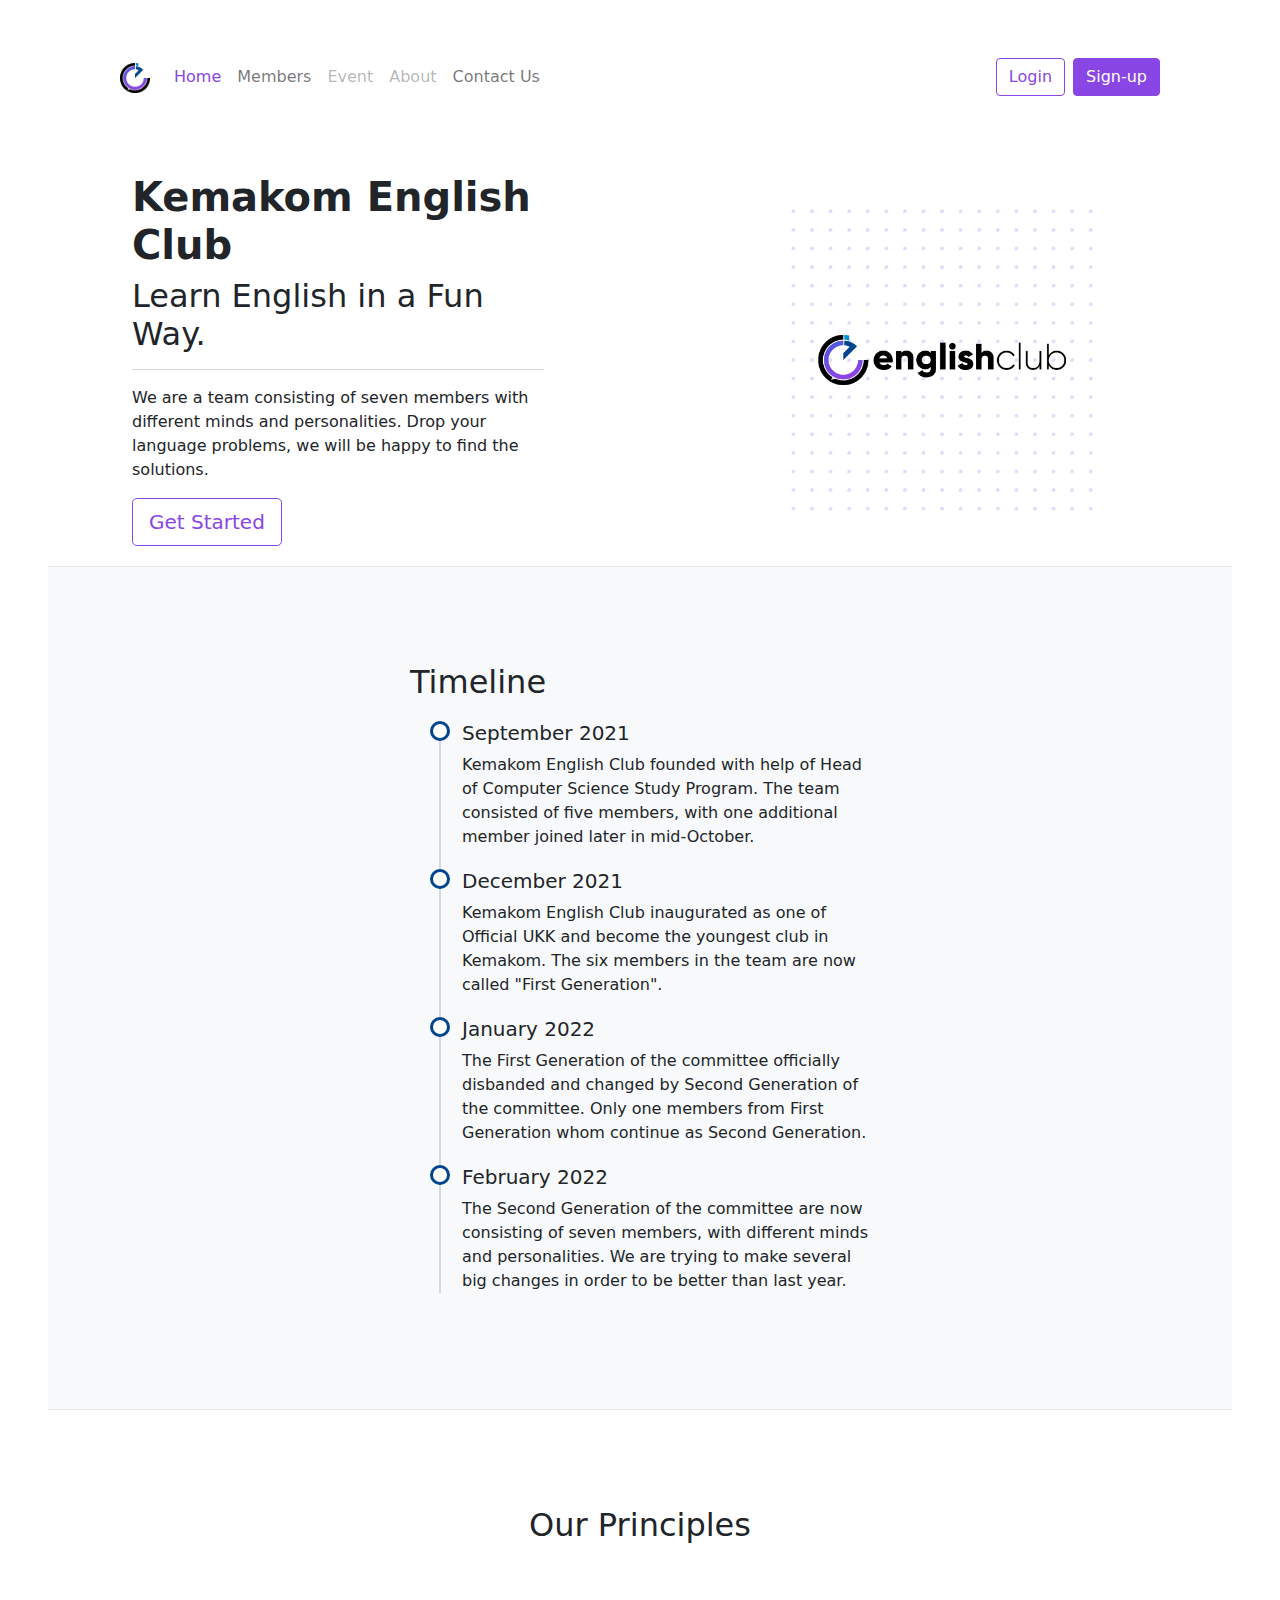
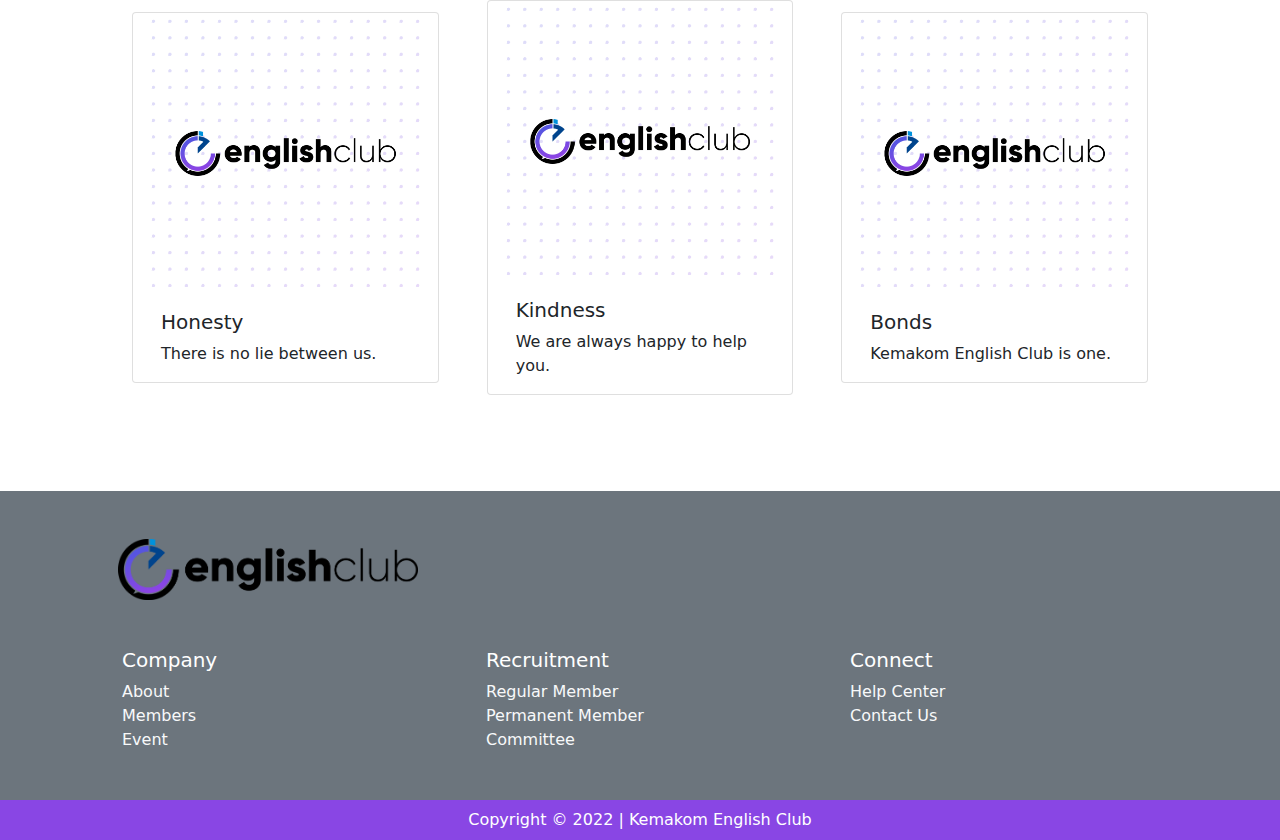
<file: index.html>
<!DOCTYPE html>
<html lang = "id">
    <!--
        Nama  : Muhammad Satria Ramadhani
        NIM   : 2005128
        Kelas : Ilmu Komputer - KOM-4C2
    -->

    <!-- Web preparation. -->
    <head>
        <link rel = "icon" href = "img/logo-circle.png" />
        <link rel = "stylesheet" href = "https://cdn.jsdelivr.net/npm/bootstrap@5.1.3/dist/css/bootstrap.min.css" />
        <link rel = "stylesheet" href = "style/additional-style.css" />
        <meta charset = "UTF-8" />
        <meta name = "viewport" content = "width=device-width, initial-scale=1.0" />
        <script src = "https://cdn.jsdelivr.net/npm/bootstrap@5.1.3/dist/js/bootstrap.bundle.min.js"></script>
        <title>Tugas Praktikum 03 - Desain dan Pemrograman Web</title>
    </head>

    <!-- Body. -->
    <body>
        <nav class = "navbar navbar-expand-lg navbar-light m-5 px-5">
            <div class = "container-fluid">
                <a class = "navbar-brand" href = "index.html">
                    <img src = "img/logo-circle.png" height = "30"/>
                </a>
                <button
                    class = "navbar-toggler" type = "button" data-bs-toggle = "collapse" data-bs-target = "#navbarSupportedContent" aria-controls = "navbarSupportedContent" aria-expanded = "false" aria-label = "Toggle navigation">
                    <span class = "navbar-toggler-icon"></span>
                </button>
                <div class = "collapse navbar-collapse" id = "navbarSupportedContent">
                    <ul class = "navbar-nav me-auto mb-2 mb-lg-0">
                        <li class = "nav-item text-center">
                            <a class = "nav-link active" aria-current = "page" href = "index.html">Home</a>
                        </li>
                        <li class = "nav-item text-center">
                            <a class = "nav-link" href = "members.html">Members</a>
                        </li>
                        <li class = "nav-item text-center">
                            <a class = "nav-link disabled" href = "#">Event</a>
                        </li>
                        <li class = "nav-item text-center">
                            <a class = "nav-link disabled" href = "#">About</a>
                        </li>
                        <li class = "nav-item text-center">
                            <a class = "nav-link" aria-current = "page" href = "contact.html">Contact Us</a>
                        </li>
                    </ul>
                    <div class = "d-flex justify-content-center">
                        <a href = "login.html">
                            <button class = "btn btn-outline-primary me-2">Login</button>
                        </a>
                        <a href = "sign-up.html">
                            <button class = "btn btn-primary">Sign-up</button>
                        </a>
                    </div>
                </div>
            </div>
        </nav>

        <section class = "d-flex align-items-center border-bottom mt-5 mx-5">
            <div class = "row align-items-center">
                <div class = "col align-items-center mx-5 px-5 order-1">
                    <h1><b>Kemakom English Club</b></h1>
                    <h2>Learn English in a Fun Way.</h2>
                    <div class = "dropdown-divider my-3"></div>
                    <p>We are a team consisting of seven members with different
                       minds and personalities. Drop your language problems,
                       we will be happy to find the solutions.
                    </p>
                    <a href = "sign-up.html">
                        <button class = "btn btn-lg btn-outline-primary">Get Started</button>
                    </a>
                </div>
                <div class = "col mx-5 px-5 order-2">
                    <img class = "img-fluid my-5 px-5" src = "img/logo-intro.png" height = "20"/>
                </div>
            </div>
        </section>

        <section class = "d-flex align-items-center bg-light border-bottom mb-5 mx-5 p-5">
            <div class = "container">
                <div class = "row p-5">
                    <div class = "col-md-6 offset-md-3">
                        <h2>Timeline</h2>
                        <ul class = "timeline">
                            <li>
                                <h5>September 2021</h5>
                                <p>
                                    Kemakom English Club founded with help of
                                    Head of Computer Science Study Program. The
                                    team consisted of five members, with one
                                    additional member joined later in
                                    mid-October.
                                </p>
                            </li>
                            <li>
                                <h5>December 2021</h5>
                                <p>
                                    Kemakom English Club inaugurated as one of
                                    Official UKK and become the youngest club in
                                    Kemakom. The six members in the team are now
                                    called "First Generation".
                                </p>
                            </li>
                            <li>
                                <h5>January 2022</h5>
                                <p>
                                    The First Generation of the committee
                                    officially disbanded and changed by Second
                                    Generation of the committee. Only one
                                    members from First Generation whom continue
                                    as Second Generation.
                                </p>
                            </li>
                            <li>
                                <h5>February 2022</h5>
                                <p>
                                    The Second Generation of the committee are
                                    now consisting of seven members, with
                                    different minds and personalities. We are
                                    trying to make several big changes in order
                                    to be better than last year.
                                </p>
                            </li>
                        </ul>
                    </div>
                </div>
            </div>
        </section>

        <section class = "mt-5 mx-5 p-5">
            <div>
                <h2 class = "text-center">Our Principles</h2>
            </div>
            <div class = "row align-items-center p-5 gap-5">
                <div class = "col card">
                    <img class = "card-img-top" src = "img/logo-intro.png" />
                    <div class = "card-body">
                        <h5 class="card-title">Honesty</h5>
                        <p class="card-text">
                            There is no lie between us.
                        </p>
                    </div>
                </div>
                <div class = "col card">
                    <img class = "card-img-top" src = "img/logo-intro.png" />
                    <div class = "card-body">
                        <h5 class="card-title">Kindness</h5>
                        <p class="card-text">
                            We are always happy to help you.
                        </p>
                    </div>
                </div>
                <div class = "col card">
                    <img class = "card-img-top" src = "img/logo-intro.png" />
                    <div class = "card-body">
                        <h5 class="card-title">Bonds</h5>
                        <p class="card-text">
                            Kemakom English Club is one.
                        </p>
                    </div>
                </div>
            </div>
        </section>

        <section class="bg-secondary text-white py-5">
            <div class="container px-5">
                <img class = "img-fluid mb-5" src = "img/logo.png" width = "300" />
                <div class="row gx-5">
                    <div class="col-lg-4 mb-5 mb-lg-0">
                        <h2 class="h5 px-1">Company</h2>
                        <a class = "row link-light text-decoration-none px-3" href = "#">About</a>
                        <a class = "row link-light text-decoration-none px-3" href = "members.html">Members</a>
                        <a class = "row link-light text-decoration-none px-3" href = "#">Event</a> 
                    </div>
                    <div class="col-lg-4 mb-5 mb-lg-0">
                        <h2 class="h5 px-1">Recruitment</h2>
                        <a class = "row link-light text-decoration-none px-3" href = "sign-up.html">Regular Member</a>
                        <a class = "row link-light text-decoration-none px-3" href = "sign-up.html">Permanent Member</a>
                        <a class = "row link-light text-decoration-none px-3" href = "sign-up.html">Committee</a>
                    </div>
                    <div class="col-lg-4 mb-5 mb-lg-0">
                        <h2 class="h5 px-1">Connect</h2>
                        <a class = "row link-light text-decoration-none px-3" href = "#">Help Center</a>
                        <a class = "row link-light text-decoration-none px-3" href = "contact.html">Contact Us</a>
                    </div>
                </div>
            </div>
        </section>

        <footer class="py-1 bg-primary">
            <div class="container-fluid px-1">
                <p class="text-center text-white m-1">
                    Copyright &copy; 2022 | Kemakom English Club
                </p>
            </div>
        </footer>
    </body>
</html>
</file>
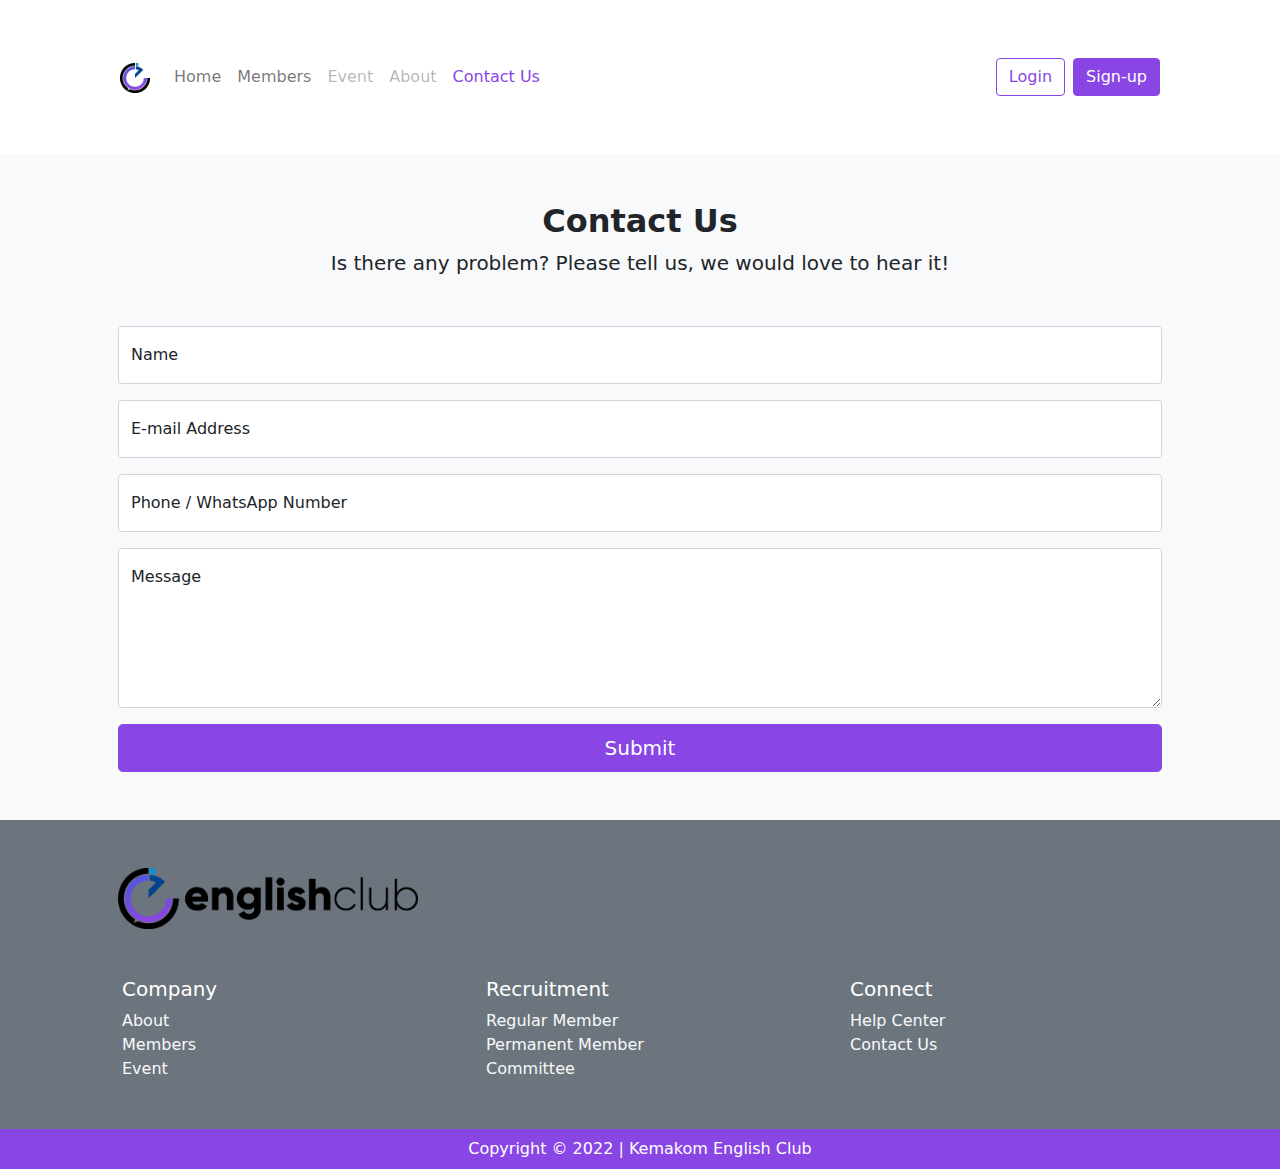
<file: contact.html>
<!DOCTYPE html>
<html lang = "id">
    <!--
        Nama  : Muhammad Satria Ramadhani
        NIM   : 2005128
        Kelas : Ilmu Komputer - KOM-4C2
    -->

    <!-- Web preparation. -->
    <head>
        <link rel = "icon" href = "img/logo-circle.png" />
        <link rel = "stylesheet" href = "https://cdn.jsdelivr.net/npm/bootstrap@5.1.3/dist/css/bootstrap.min.css" />
        <link rel = "stylesheet" href = "style/additional-style.css" />
        <meta charset = "UTF-8" />
        <meta name = "viewport" content = "width=device-width, initial-scale=1.0" />
        <script src = "https://cdn.jsdelivr.net/npm/bootstrap@5.1.3/dist/js/bootstrap.bundle.min.js"></script>
        <title>Tugas Praktikum 03 - Desain dan Pemrograman Web</title>
    </head>

    <!-- Body. -->
    <body>
        <nav class = "navbar navbar-expand-lg navbar-light m-5 px-5">
            <div class = "container-fluid">
                <a class = "navbar-brand" href = "index.html">
                    <img src = "img/logo-circle.png" height = "30"/>
                </a>
                <button
                    class = "navbar-toggler" type = "button" data-bs-toggle = "collapse" data-bs-target = "#navbarSupportedContent" aria-controls = "navbarSupportedContent" aria-expanded = "false" aria-label = "Toggle navigation">
                    <span class = "navbar-toggler-icon"></span>
                </button>
                <div class = "collapse navbar-collapse" id = "navbarSupportedContent">
                    <ul class = "navbar-nav me-auto mb-2 mb-lg-0">
                        <li class = "nav-item text-center">
                            <a class = "nav-link" aria-current = "page" href = "index.html">Home</a>
                        </li>
                        <li class = "nav-item text-center">
                            <a class = "nav-link" href = "members.html">Members</a>
                        </li>
                        <li class = "nav-item text-center">
                            <a class = "nav-link disabled" href = "#">Event</a>
                        </li>
                        <li class = "nav-item text-center">
                            <a class = "nav-link disabled" href = "#">About</a>
                        </li>
                        <li class = "nav-item text-center">
                            <a class = "nav-link active" aria-current = "page" href = "contact.html">Contact Us</a>
                        </li>
                    </ul>
                    <div class = "d-flex justify-content-center">
                        <a href = "login.html">
                            <button class = "btn btn-outline-primary me-2">Login</button>
                        </a>
                        <a href = "sign-up.html">
                            <button class = "btn btn-primary">Sign-up</button>
                        </a>
                    </div>
                </div>
            </div>
        </nav>

        <section class = "bg-light">
            <div class = "container py-5 px-5 mt-5 px-5">
                <div class = "text-center mb-5">
                    <h2 class = "fw-bolder">Contact Us</h2>
                    <p class = "lead mb-0">Is there any problem? Please tell us, we would love to hear it!</p>
                </div>
                <div class = "row gx-5 justify-content-center">
                    <div class = "col">
                        
                        <form data-sb-form-api-token="API_TOKEN">
                            <!-- Name input. -->
                            <div class="form-floating mb-3">
                                <input class = "form-control" type = "text" placeholder = "Enter your name..." data-sb-validations = "required" />
                                <label for = "name">Name</label>
                                <div class = "invalid-feedback" data-sb-feedback = "name:required">Please input your name.</div>
                            </div>

                            <!-- Email input. -->
                            <div class="form-floating mb-3">
                                <input class = "form-control" type = "email" placeholder = "name@example.com" data-sb-validations = "required, email" />
                                <label for = "email">E-mail Address</label>
                                <div class = "invalid-feedback" data-sb-feedback = "email:required">Please input your e-mail.</div>
                                <div class = "invalid-feedback" data-sb-feedback = "email:email">Email is not valid.</div>
                            </div>

                            <!-- Phone number input-->
                            <div class = "form-floating mb-3">
                                <input class = "form-control" type = "tel" placeholder = "+62 812-3456-7890" data-sb-validations = "required" />
                                <label for = "phone">Phone / WhatsApp Number</label>
                                <div class = "invalid-feedback" data-sb-feedback = "phone:required">Please input your number.</div>
                            </div>

                            <!-- Message input-->
                            <div class = "form-floating mb-3">
                                <textarea class = "form-control" type = "text" placeholder = "Enter your message..." style = "height: 10rem" data-sb-validations = "required"></textarea>
                                <label for = "message">Message</label>
                                <div class = "invalid-feedback" data-sb-feedback = "message:required">Please input your message.</div>
                            </div>
                            <div class="d-grid"><button class="btn btn-primary btn-lg" id="submitButton" type="submit">Submit</button></div>
                        </form>
                    </div>
                </div>
            </div>
        </section>

        <section class="bg-secondary text-white py-5">
            <div class="container px-5">
                <img class = "img-fluid mb-5" src = "img/logo.png" width = "300" />
                <div class="row gx-5">
                    <div class="col-lg-4 mb-5 mb-lg-0">
                        <h2 class="h5 px-1">Company</h2>
                        <a class = "row link-light text-decoration-none px-3" href = "#">About</a>
                        <a class = "row link-light text-decoration-none px-3" href = "members.html">Members</a>
                        <a class = "row link-light text-decoration-none px-3" href = "#">Event</a> 
                    </div>
                    <div class="col-lg-4 mb-5 mb-lg-0">
                        <h2 class="h5 px-1">Recruitment</h2>
                        <a class = "row link-light text-decoration-none px-3" href = "sign-up.html">Regular Member</a>
                        <a class = "row link-light text-decoration-none px-3" href = "sign-up.html">Permanent Member</a>
                        <a class = "row link-light text-decoration-none px-3" href = "sign-up.html">Committee</a>
                    </div>
                    <div class="col-lg-4 mb-5 mb-lg-0">
                        <h2 class="h5 px-1">Connect</h2>
                        <a class = "row link-light text-decoration-none px-3" href = "#">Help Center</a>
                        <a class = "row link-light text-decoration-none px-3" href = "contact.html">Contact Us</a>
                    </div>
                </div>
            </div>
        </section>

        <footer class="py-1 bg-primary">
            <div class="container-fluid px-1">
                <p class="text-center text-white m-1">
                    Copyright &copy; 2022 | Kemakom English Club
                </p>
            </div>
        </footer>
    </body>
</html>
</file>
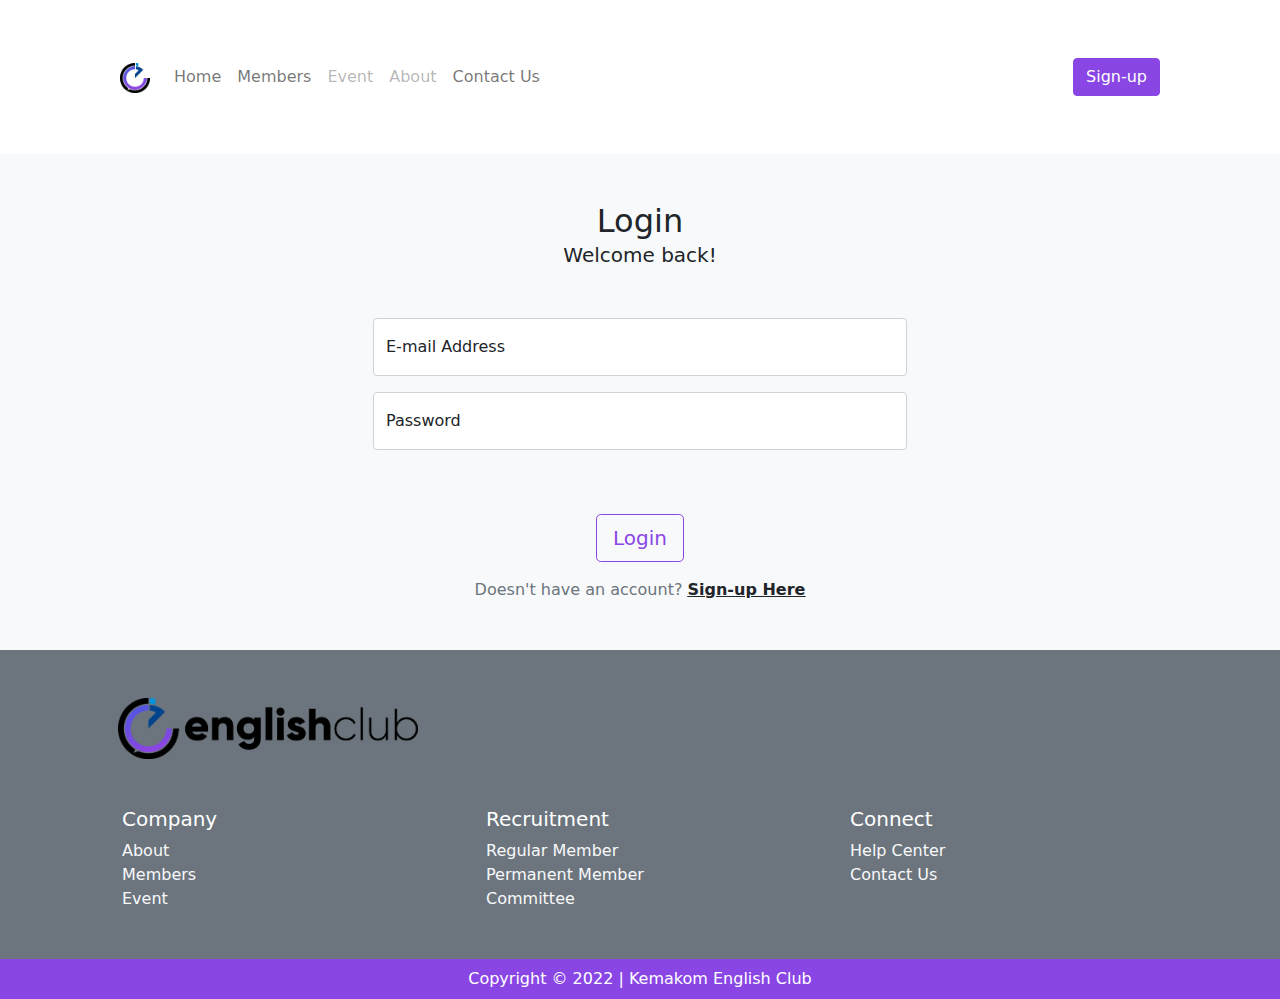
<file: login.html>
<!DOCTYPE html>
<html lang = "id">
    <!--
        Nama  : Muhammad Satria Ramadhani
        NIM   : 2005128
        Kelas : Ilmu Komputer - KOM-4C2
    -->

    <!-- Web preparation. -->
    <head>
        <link rel = "icon" href = "img/logo-circle.png" />
        <link rel = "stylesheet" href = "https://cdn.jsdelivr.net/npm/bootstrap@5.1.3/dist/css/bootstrap.min.css" />
        <link rel = "stylesheet" href = "style/additional-style.css" />
        <meta charset = "UTF-8" />
        <meta name = "viewport" content = "width=device-width, initial-scale=1.0" />
        <script src = "https://cdn.jsdelivr.net/npm/bootstrap@5.1.3/dist/js/bootstrap.bundle.min.js"></script>
        <title>Tugas Praktikum 03 - Desain dan Pemrograman Web</title>
    </head>

    <!-- Body. -->
    <body>
        <nav class = "navbar navbar-expand-lg navbar-light m-5 px-5">
            <div class = "container-fluid">
                <a class = "navbar-brand" href = "index.html">
                    <img src = "img/logo-circle.png" height = "30"/>
                </a>
                <button
                    class = "navbar-toggler" type = "button" data-bs-toggle = "collapse" data-bs-target = "#navbarSupportedContent" aria-controls = "navbarSupportedContent" aria-expanded = "false" aria-label = "Toggle navigation">
                    <span class = "navbar-toggler-icon"></span>
                </button>
                <div class = "collapse navbar-collapse" id = "navbarSupportedContent">
                    <ul class = "navbar-nav me-auto mb-2 mb-lg-0">
                        <li class = "nav-item text-center">
                            <a class = "nav-link" aria-current = "page" href = "index.html">Home</a>
                        </li>
                        <li class = "nav-item text-center">
                            <a class = "nav-link" href = "members.html">Members</a>
                        </li>
                        <li class = "nav-item text-center">
                            <a class = "nav-link disabled" href = "#">Event</a>
                        </li>
                        <li class = "nav-item text-center">
                            <a class = "nav-link disabled" href = "#">About</a>
                        </li>
                        <li class = "nav-item text-center">
                            <a class = "nav-link" aria-current = "page" href = "contact.html">Contact Us</a>
                        </li>
                    </ul>
                    <div class = "d-flex justify-content-center">
                        <a href = "sign-up.html">
                            <button class = "btn btn-primary">Sign-up</button>
                        </a>
                    </div>
                </div>
            </div>
        </nav>

        <section class = "bg-light p-5">
            <div class = "mask d-flex align-items-center h-100 gradient-custom-3">
                <div class = "container h-100">
                    <div class = "row d-flex justify-content-center align-items-center h-100">
                        <div class = "col-12 col-md-9 col-lg-7 col-xl-6">
                            <h2 class = "text-center mb-0">Login</h2>
                            <p class = "lead text-center mb-5">Welcome back!</p>
                            <form>
                                <!-- Email input. -->
                                <div class = "form-floating mb-3">
                                    <input class = "form-control" type = "email" placeholder = "name@example.com" data-sb-validations = "required, email" />
                                    <label for = "email">E-mail Address</label>
                                    <div class = "invalid-feedback" data-sb-feedback = "email:required">Please input your e-mail.</div>
                                    <div class = "invalid-feedback" data-sb-feedback = "email:email">Email is not valid.</div>
                                </div>
          
                                <!-- Password input. -->
                                <div class = "form-floating mb-3">
                                    <input class = "form-control" type = "password" placeholder = "Enter your password (min. 8 characters)..." data-sb-validations = "required" />
                                    <label for = "password">Password</label>
                                    <div class = "invalid-feedback" data-sb-feedback = "password:required">Please input your password.</div>
                                    <div class = "invalid-feedback" data-sb-feedback = "password:password">Password is not valid.</div>
                                </div>

                                <div class="d-flex justify-content-center">
                                    <button type="button" class="btn btn-outline-primary btn-lg mt-5">Login</button>
                                </div>
          
                                <p class="text-center text-muted mt-3 mb-0">Doesn't have an account?
                                    <a href = "#" class = "fw-bold text-body">
                                        <u>Sign-up Here</u>
                                    </a>
                                </p>
          
                            </form>
                        </div>
                    </div>
                </div>
            </div>
        </section>

        <section class="bg-secondary text-white py-5">
            <div class="container px-5">
                <img class = "img-fluid mb-5" src = "img/logo.png" width = "300" />
                <div class="row gx-5">
                    <div class="col-lg-4 mb-5 mb-lg-0">
                        <h2 class="h5 px-1">Company</h2>
                        <a class = "row link-light text-decoration-none px-3" href = "#">About</a>
                        <a class = "row link-light text-decoration-none px-3" href = "members.html">Members</a>
                        <a class = "row link-light text-decoration-none px-3" href = "#">Event</a> 
                    </div>
                    <div class="col-lg-4 mb-5 mb-lg-0">
                        <h2 class="h5 px-1">Recruitment</h2>
                        <a class = "row link-light text-decoration-none px-3" href = "sign-up.html">Regular Member</a>
                        <a class = "row link-light text-decoration-none px-3" href = "sign-up.html">Permanent Member</a>
                        <a class = "row link-light text-decoration-none px-3" href = "sign-up.html">Committee</a>
                    </div>
                    <div class="col-lg-4 mb-5 mb-lg-0">
                        <h2 class="h5 px-1">Connect</h2>
                        <a class = "row link-light text-decoration-none px-3" href = "#">Help Center</a>
                        <a class = "row link-light text-decoration-none px-3" href = "contact.html">Contact Us</a>
                    </div>
                </div>
            </div>
        </section>

        <footer class="py-1 bg-primary">
            <div class="container-fluid px-1">
                <p class="text-center text-white m-1">
                    Copyright &copy; 2022 | Kemakom English Club
                </p>
            </div>
        </footer>
    </body>
</html>
</file>
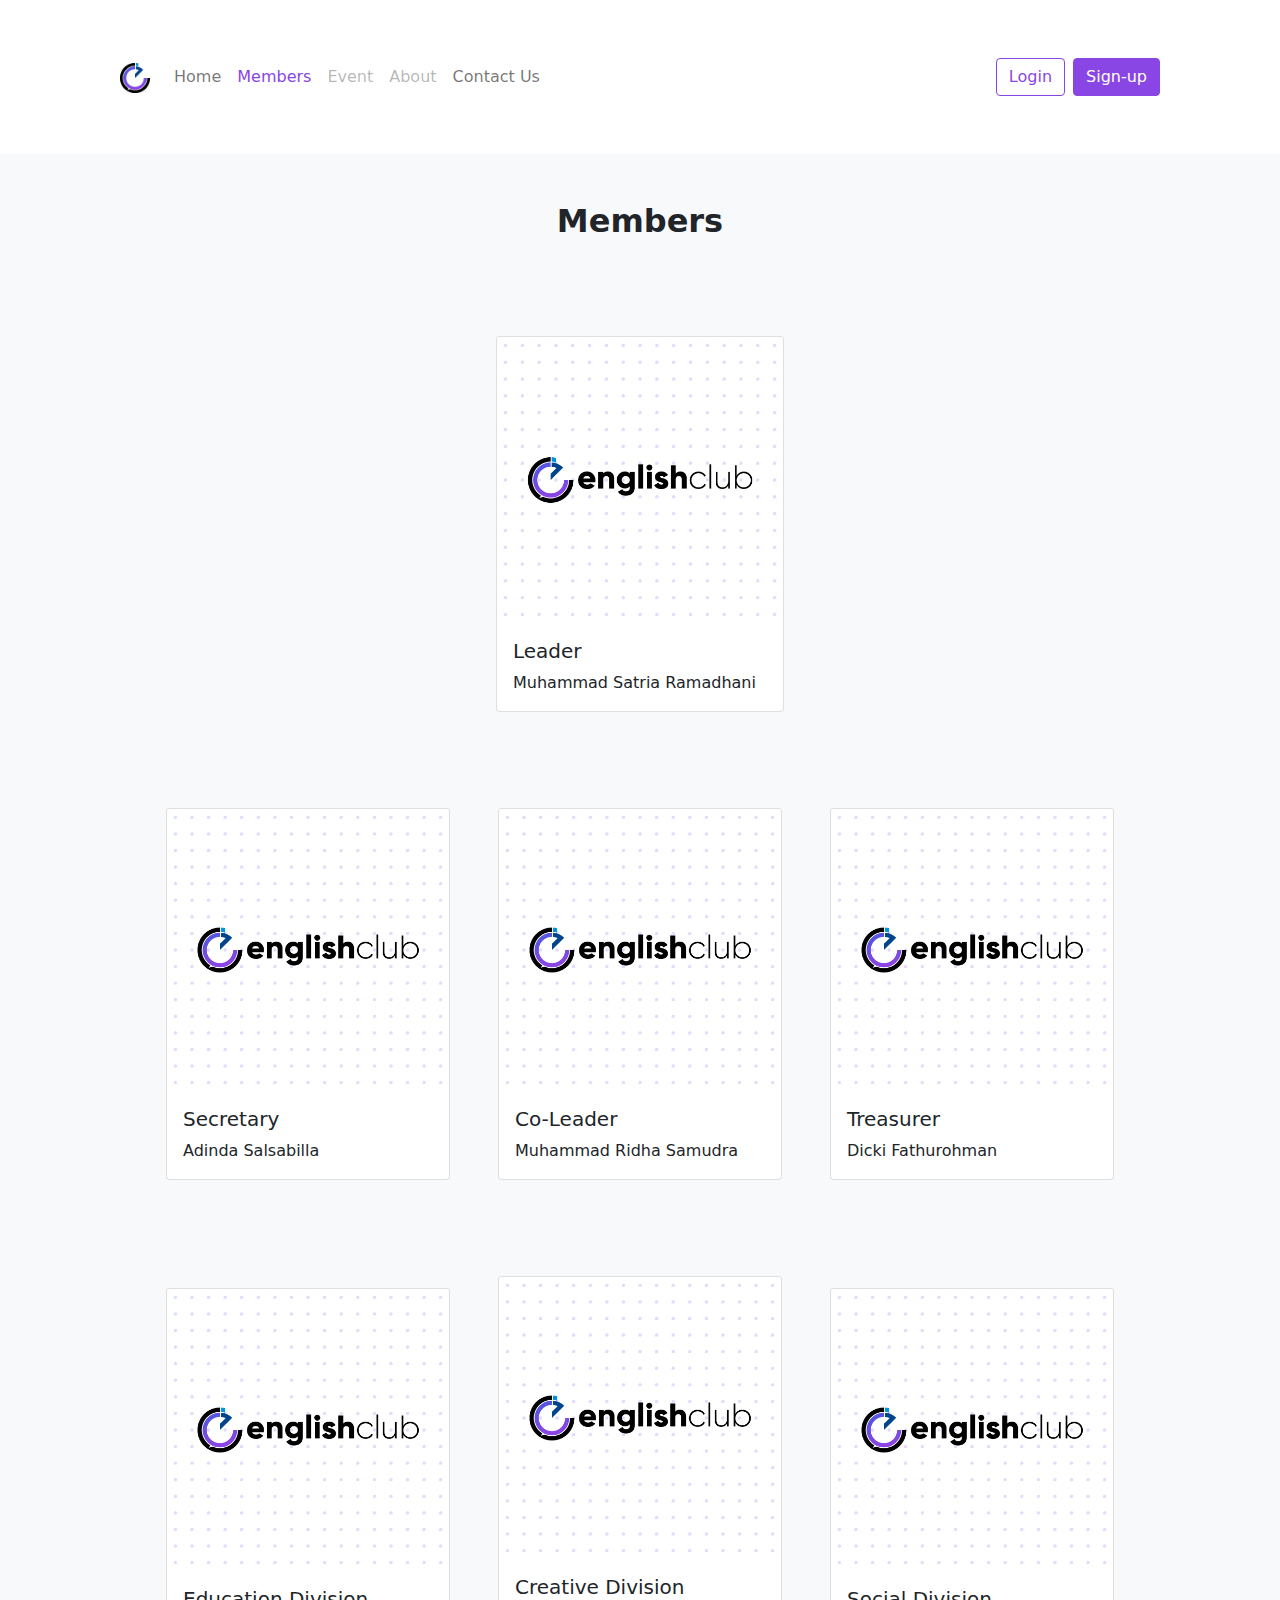
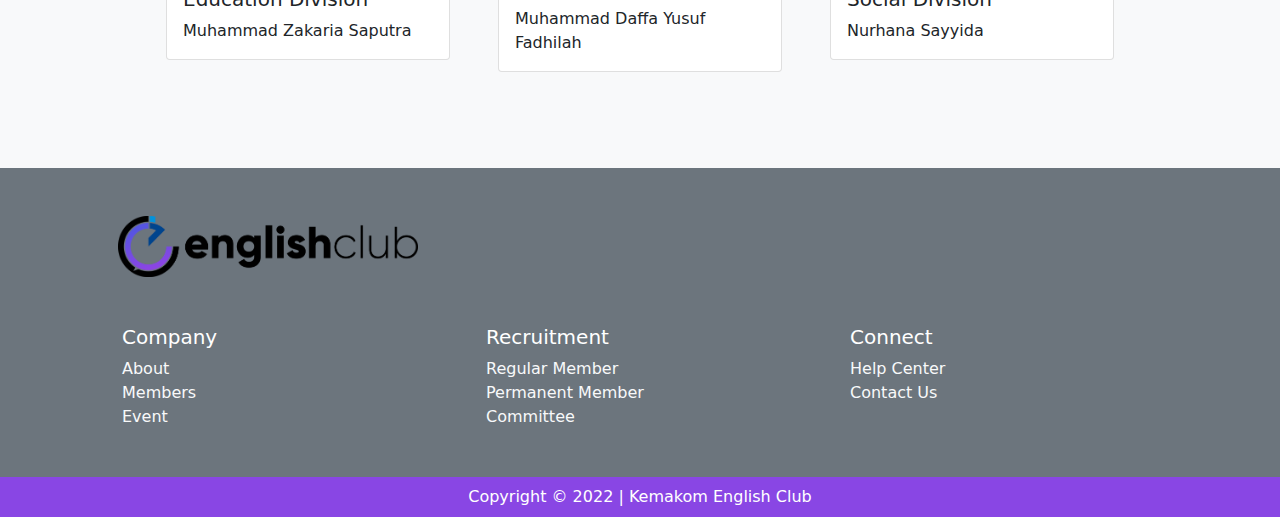
<file: members.html>
<!DOCTYPE html>
<html lang = "id">
    <!--
        Nama  : Muhammad Satria Ramadhani
        NIM   : 2005128
        Kelas : Ilmu Komputer - KOM-4C2
    -->

    <!-- Web preparation. -->
    <head>
        <link rel = "icon" href = "img/logo-circle.png" />
        <link rel = "stylesheet" href = "https://cdn.jsdelivr.net/npm/bootstrap@5.1.3/dist/css/bootstrap.min.css" />
        <link rel = "stylesheet" href = "style/additional-style.css" />
        <meta charset = "UTF-8" />
        <meta name = "viewport" content = "width=device-width, initial-scale=1.0" />
        <script src = "https://cdn.jsdelivr.net/npm/bootstrap@5.1.3/dist/js/bootstrap.bundle.min.js"></script>
        <title>Tugas Praktikum 03 - Desain dan Pemrograman Web</title>
    </head>

    <!-- Body. -->
    <body>
        <nav class = "navbar navbar-expand-lg navbar-light m-5 px-5">
            <div class = "container-fluid">
                <a class = "navbar-brand" href = "index.html">
                    <img src = "img/logo-circle.png" height = "30"/>
                </a>
                <button
                    class = "navbar-toggler" type = "button" data-bs-toggle = "collapse" data-bs-target = "#navbarSupportedContent" aria-controls = "navbarSupportedContent" aria-expanded = "false" aria-label = "Toggle navigation">
                    <span class = "navbar-toggler-icon"></span>
                </button>
                <div class = "collapse navbar-collapse" id = "navbarSupportedContent">
                    <ul class = "navbar-nav me-auto mb-2 mb-lg-0">
                        <li class = "nav-item text-center">
                            <a class = "nav-link" aria-current = "page" href = "index.html">Home</a>
                        </li>
                        <li class = "nav-item text-center">
                            <a class = "nav-link active" href = "members.html">Members</a>
                        </li>
                        <li class = "nav-item text-center">
                            <a class = "nav-link disabled" href = "#">Event</a>
                        </li>
                        <li class = "nav-item text-center">
                            <a class = "nav-link disabled" href = "#">About</a>
                        </li>
                        <li class = "nav-item text-center">
                            <a class = "nav-link" aria-current = "page" href = "contact.html">Contact Us</a>
                        </li>
                    </ul>
                    <div class = "d-flex justify-content-center">
                        <a href = "login.html">
                            <button class = "btn btn-outline-primary me-2">Login</button>
                        </a>
                        <a href = "sign-up.html">
                            <button class = "btn btn-primary">Sign-up</button>
                        </a>
                    </div>
                </div>
            </div>
        </nav>

        <section class = "bg-light">
            <div class = "container py-5 px-5 mt-5 p-5">
                <div class = "text-center mb-5">
                    <h2 class = "fw-bolder">Members</h2>
                </div>

                <div class = "d-flex align-items-center justify-content-evenly p-5 gap-5">
                    <div class = "card" style = "width: 18rem;">
                        <img class = "card-img-top" src = "img/logo-intro.png" />
                        <div class = "card-body">
                            <h5 class="card-title">Leader</h5>
                            <p class="card-text">
                                Muhammad Satria Ramadhani
                            </p>
                        </div>
                    </div>
                </div>

                <div class = "d-flex align-items-center justify-content-evenly p-5 gap-5">
                    <div class = "card" style = "width: 18rem;">
                        <img class = "card-img-top" src = "img/logo-intro.png" />
                        <div class = "card-body">
                            <h5 class="card-title">Secretary</h5>
                            <p class="card-text">
                                Adinda Salsabilla
                            </p>
                        </div>
                    </div>
                    <div class = "card" style = "width: 18rem;">
                        <img class = "card-img-top" src = "img/logo-intro.png" />
                        <div class = "card-body">
                            <h5 class="card-title">Co-Leader</h5>
                            <p class="card-text">
                                Muhammad Ridha Samudra
                            </p>
                        </div>
                    </div>
                    <div class = "card" style = "width: 18rem;">
                        <img class = "card-img-top" src = "img/logo-intro.png" />
                        <div class = "card-body">
                            <h5 class="card-title">Treasurer</h5>
                            <p class="card-text">
                                Dicki Fathurohman
                            </p>
                        </div>
                    </div>
                </div>

                <div class = "d-flex align-items-center justify-content-evenly p-5 gap-5">
                    <div class = "card" style = "width: 18rem;">
                        <img class = "card-img-top" src = "img/logo-intro.png" />
                        <div class = "card-body">
                            <h5 class="card-title">Education Division</h5>
                            <p class="card-text">
                                Muhammad Zakaria Saputra
                            </p>
                        </div>
                    </div>
                    <div class = "card" style = "width: 18rem;">
                        <img class = "card-img-top" src = "img/logo-intro.png" />
                        <div class = "card-body">
                            <h5 class="card-title">Creative Division</h5>
                            <p class="card-text">
                                Muhammad Daffa Yusuf Fadhilah
                            </p>
                        </div>
                    </div>
                    <div class = "card" style = "width: 18rem;">
                        <img class = "card-img-top" src = "img/logo-intro.png" />
                        <div class = "card-body">
                            <h5 class="card-title">Social Division</h5>
                            <p class="card-text">
                                Nurhana Sayyida
                            </p>
                        </div>
                    </div>
                </div>
            </div>
        </section>

        <section class="bg-secondary text-white py-5">
            <div class="container px-5">
                <img class = "img-fluid mb-5" src = "img/logo.png" width = "300" />
                <div class="row gx-5">
                    <div class="col-lg-4 mb-5 mb-lg-0">
                        <h2 class="h5 px-1">Company</h2>
                        <a class = "row link-light text-decoration-none px-3" href = "#">About</a>
                        <a class = "row link-light text-decoration-none px-3" href = "members.html">Members</a>
                        <a class = "row link-light text-decoration-none px-3" href = "#">Event</a> 
                    </div>
                    <div class="col-lg-4 mb-5 mb-lg-0">
                        <h2 class="h5 px-1">Recruitment</h2>
                        <a class = "row link-light text-decoration-none px-3" href = "sign-up.html">Regular Member</a>
                        <a class = "row link-light text-decoration-none px-3" href = "sign-up.html">Permanent Member</a>
                        <a class = "row link-light text-decoration-none px-3" href = "sign-up.html">Committee</a>
                    </div>
                    <div class="col-lg-4 mb-5 mb-lg-0">
                        <h2 class="h5 px-1">Connect</h2>
                        <a class = "row link-light text-decoration-none px-3" href = "#">Help Center</a>
                        <a class = "row link-light text-decoration-none px-3" href = "contact.html">Contact Us</a>
                    </div>
                </div>
            </div>
        </section>

        <footer class="py-1 bg-primary">
            <div class="container-fluid px-1">
                <p class="text-center text-white m-1">
                    Copyright &copy; 2022 | Kemakom English Club
                </p>
            </div>
        </footer>
    </body>
</html>
</file>
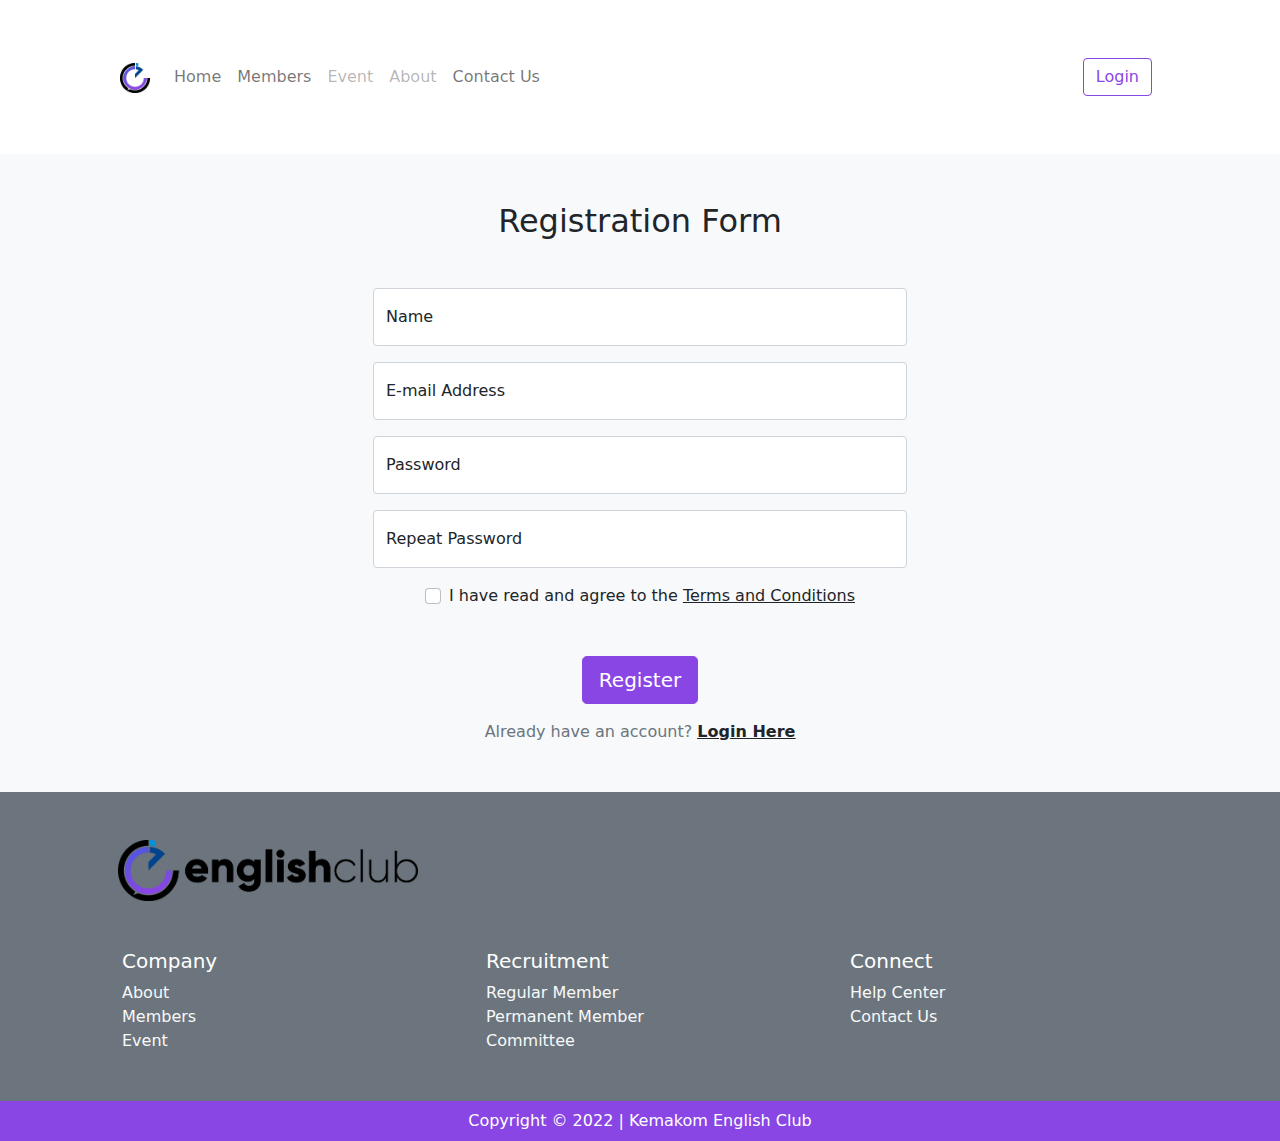
<file: sign-up.html>
<!DOCTYPE html>
<html lang = "id">
    <!--
        Nama  : Muhammad Satria Ramadhani
        NIM   : 2005128
        Kelas : Ilmu Komputer - KOM-4C2
    -->

    <!-- Web preparation. -->
    <head>
        <link rel = "icon" href = "img/logo-circle.png" />
        <link rel = "stylesheet" href = "https://cdn.jsdelivr.net/npm/bootstrap@5.1.3/dist/css/bootstrap.min.css" />
        <link rel = "stylesheet" href = "style/additional-style.css" />
        <meta charset = "UTF-8" />
        <meta name = "viewport" content = "width=device-width, initial-scale=1.0" />
        <script src = "https://cdn.jsdelivr.net/npm/bootstrap@5.1.3/dist/js/bootstrap.bundle.min.js"></script>
        <title>Tugas Praktikum 03 - Desain dan Pemrograman Web</title>
    </head>

    <!-- Body. -->
    <body>
        <nav class = "navbar navbar-expand-lg navbar-light m-5 px-5">
            <div class = "container-fluid">
                <a class = "navbar-brand" href = "index.html">
                    <img src = "img/logo-circle.png" height = "30"/>
                </a>
                <button
                    class = "navbar-toggler" type = "button" data-bs-toggle = "collapse" data-bs-target = "#navbarSupportedContent" aria-controls = "navbarSupportedContent" aria-expanded = "false" aria-label = "Toggle navigation">
                    <span class = "navbar-toggler-icon"></span>
                </button>
                <div class = "collapse navbar-collapse" id = "navbarSupportedContent">
                    <ul class = "navbar-nav me-auto mb-2 mb-lg-0">
                        <li class = "nav-item text-center">
                            <a class = "nav-link" aria-current = "page" href = "index.html">Home</a>
                        </li>
                        <li class = "nav-item text-center">
                            <a class = "nav-link" href = "members.html">Members</a>
                        </li>
                        <li class = "nav-item text-center">
                            <a class = "nav-link disabled" href = "#">Event</a>
                        </li>
                        <li class = "nav-item text-center">
                            <a class = "nav-link disabled" href = "#">About</a>
                        </li>
                        <li class = "nav-item text-center">
                            <a class = "nav-link" aria-current = "page" href = "contact.html">Contact Us</a>
                        </li>
                    </ul>
                    <div class = "d-flex justify-content-center">
                        <a href = "login.html">
                            <button class = "btn btn-outline-primary me-2">Login</button>
                        </a>
                    </div>
                </div>
            </div>
        </nav>

        <section class = "bg-light p-5">
            <div class = "mask d-flex align-items-center h-100 gradient-custom-3">
                <div class = "container h-100">
                    <div class = "row d-flex justify-content-center align-items-center h-100">
                        <div class = "col-12 col-md-9 col-lg-7 col-xl-6">
                            <h2 class = "text-center mb-5">Registration Form</h2>
                            <form>
                                <!-- Name input. -->
                                <div class = "form-floating mb-3">
                                    <input class = "form-control" type = "text" placeholder = "Enter your name..." data-sb-validations = "required" />
                                    <label for = "name">Name</label>
                                    <div class = "invalid-feedback" data-sb-feedback = "name:required">Please input your name.</div>
                                </div>
          
                                <!-- Email input. -->
                                <div class = "form-floating mb-3">
                                    <input class = "form-control" type = "email" placeholder = "name@example.com" data-sb-validations = "required, email" />
                                    <label for = "email">E-mail Address</label>
                                    <div class = "invalid-feedback" data-sb-feedback = "email:required">Please input your e-mail.</div>
                                    <div class = "invalid-feedback" data-sb-feedback = "email:email">Email is not valid.</div>
                                </div>
          
                                <!-- Password input. -->
                                <div class = "form-floating mb-3">
                                    <input class = "form-control" type = "password" placeholder = "Enter your password (min. 8 characters)..." data-sb-validations = "required" />
                                    <label for = "password">Password</label>
                                    <div class = "invalid-feedback" data-sb-feedback = "password:required">Please input your password.</div>
                                    <div class = "invalid-feedback" data-sb-feedback = "password:password">Password is not valid.</div>
                                </div>

                                <div class = "form-floating mb-3">
                                    <input class = "form-control" type = "password" placeholder = "Confirm your password..." data-sb-validations = "required" />
                                    <label for = "password">Repeat Password</label>
                                    <div class = "invalid-feedback" data-sb-feedback = "password:required">Please confirm your password.</div>
                                    <div class = "invalid-feedback" data-sb-feedback = "password:password">Password is not valid.</div>
                                </div>

                                <div class = "form-check d-flex justify-content-center mb-5">
                                    <input class = "form-check-input me-2" type = "checkbox" value = "" />
                                    <label class = "form-check-label" for = "agreement">
                                      I have read and agree to the <a href = "#" class = "text-body"><u>Terms and Conditions</u></a>
                                    </label>
                                  </div>
          
                                <div class="d-flex justify-content-center">
                                    <button type="button" class="btn btn-primary btn-lg">Register</button>
                                </div>
          
                                <p class="text-center text-muted mt-3 mb-0">Already have an account?
                                    <a href = "login.html" class = "fw-bold text-body">
                                        <u>Login Here</u>
                                    </a>
                                </p>
                            </form>
                        </div>
                    </div>
                </div>
            </div>
        </section>

        <section class="bg-secondary text-white py-5">
            <div class="container px-5">
                <img class = "img-fluid mb-5" src = "img/logo.png" width = "300" />
                <div class="row gx-5">
                    <div class="col-lg-4 mb-5 mb-lg-0">
                        <h2 class="h5 px-1">Company</h2>
                        <a class = "row link-light text-decoration-none px-3" href = "#">About</a>
                        <a class = "row link-light text-decoration-none px-3" href = "members.html">Members</a>
                        <a class = "row link-light text-decoration-none px-3" href = "#">Event</a> 
                    </div>
                    <div class="col-lg-4 mb-5 mb-lg-0">
                        <h2 class="h5 px-1">Recruitment</h2>
                        <a class = "row link-light text-decoration-none px-3" href = "sign-up.html">Regular Member</a>
                        <a class = "row link-light text-decoration-none px-3" href = "sign-up.html">Permanent Member</a>
                        <a class = "row link-light text-decoration-none px-3" href = "sign-up.html">Committee</a>
                    </div>
                    <div class="col-lg-4 mb-5 mb-lg-0">
                        <h2 class="h5 px-1">Connect</h2>
                        <a class = "row link-light text-decoration-none px-3" href = "#">Help Center</a>
                        <a class = "row link-light text-decoration-none px-3" href = "contact.html">Contact Us</a>
                    </div>
                </div>
            </div>
        </section>

        <footer class="py-1 bg-primary">
            <div class="container-fluid px-1">
                <p class="text-center text-white m-1">
                    Copyright &copy; 2022 | Kemakom English Club
                </p>
            </div>
        </footer>
    </body>
</html>
</file>
<file: style/additional-style.css>
ul.timeline {
  list-style-type: none;
  position: relative; }

ul.timeline:before {
  content: ' ';
  background: #d4d9df;
  display: inline-block;
  position: absolute;
  left: 29px;
  width: 2px;
  height: 100%;
  z-index: 400; }

ul.timeline > li {
  margin: 20px 0;
  padding-left: 20px; }

ul.timeline > li:before {
  content: ' ';
  background: white;
  display: inline-block;
  position: absolute;
  border-radius: 50%;
  border: 3px solid #00448D;
  left: 20px;
  width: 20px;
  height: 20px;
  z-index: 400; }

.logo {
  width: 50%; }

/*!
 * Bootstrap v5.0.2 (https://getbootstrap.com/)
 * Copyright 2011-2021 The Bootstrap Authors
 * Copyright 2011-2021 Twitter, Inc.
 * Licensed under MIT (https://github.com/twbs/bootstrap/blob/main/LICENSE)
 */
:root {
  --bs-blue: #0d6efd;
  --bs-indigo: #6610f2;
  --bs-purple: #6f42c1;
  --bs-pink: #d63384;
  --bs-red: #dc3545;
  --bs-orange: #fd7e14;
  --bs-yellow: #ffc107;
  --bs-green: #198754;
  --bs-teal: #20c997;
  --bs-cyan: #0dcaf0;
  --bs-white: #fff;
  --bs-gray: #6c757d;
  --bs-gray-dark: #343a40;
  --bs-primary: #8946E4;
  --bs-secondary: #6c757d;
  --bs-success: #198754;
  --bs-info: #0dcaf0;
  --bs-warning: #ffc107;
  --bs-danger: #dc3545;
  --bs-light: #f8f9fa;
  --bs-dark: #212529;
  --bs-font-sans-serif: system-ui, -apple-system, "Segoe UI", Roboto, "Helvetica Neue", Arial, "Noto Sans", "Liberation Sans", sans-serif, "Apple Color Emoji", "Segoe UI Emoji", "Segoe UI Symbol", "Noto Color Emoji";
  --bs-font-monospace: SFMono-Regular, Menlo, Monaco, Consolas, "Liberation Mono", "Courier New", monospace;
  --bs-gradient: linear-gradient(180deg, rgba(255, 255, 255, 0.15), rgba(255, 255, 255, 0)); }

*,
*::before,
*::after {
  box-sizing: border-box; }

@media (prefers-reduced-motion: no-preference) {
  :root {
    scroll-behavior: smooth; } }

body {
  margin: 0;
  font-family: var(--bs-font-sans-serif);
  font-size: 1rem;
  font-weight: 400;
  line-height: 1.5;
  color: #212529;
  background-color: #fff;
  -webkit-text-size-adjust: 100%;
  -webkit-tap-highlight-color: rgba(0, 0, 0, 0); }

hr {
  margin: 1rem 0;
  color: inherit;
  background-color: currentColor;
  border: 0;
  opacity: 0.25; }

hr:not([size]) {
  height: 1px; }

h1, .h1, h2, .h2, h3, .h3, h4, .h4, h5, .h5, h6, .h6 {
  margin-top: 0;
  margin-bottom: 0.5rem;
  font-weight: 500;
  line-height: 1.2; }

h1, .h1 {
  font-size: calc(1.375rem + 1.5vw); }
  @media (min-width: 1200px) {
    h1, .h1 {
      font-size: 2.5rem; } }

h2, .h2 {
  font-size: calc(1.325rem + 0.9vw); }
  @media (min-width: 1200px) {
    h2, .h2 {
      font-size: 2rem; } }

h3, .h3 {
  font-size: calc(1.3rem + 0.6vw); }
  @media (min-width: 1200px) {
    h3, .h3 {
      font-size: 1.75rem; } }

h4, .h4 {
  font-size: calc(1.275rem + 0.3vw); }
  @media (min-width: 1200px) {
    h4, .h4 {
      font-size: 1.5rem; } }

h5, .h5 {
  font-size: 1.25rem; }

h6, .h6 {
  font-size: 1rem; }

p {
  margin-top: 0;
  margin-bottom: 1rem; }

abbr[title],
abbr[data-bs-original-title] {
  text-decoration: underline dotted;
  cursor: help;
  text-decoration-skip-ink: none; }

address {
  margin-bottom: 1rem;
  font-style: normal;
  line-height: inherit; }

ol,
ul {
  padding-left: 2rem; }

ol,
ul,
dl {
  margin-top: 0;
  margin-bottom: 1rem; }

ol ol,
ul ul,
ol ul,
ul ol {
  margin-bottom: 0; }

dt {
  font-weight: 700; }

dd {
  margin-bottom: .5rem;
  margin-left: 0; }

blockquote {
  margin: 0 0 1rem; }

b,
strong {
  font-weight: bolder; }

small, .small {
  font-size: 0.875em; }

mark, .mark {
  padding: 0.2em;
  background-color: #fcf8e3; }

sub,
sup {
  position: relative;
  font-size: 0.75em;
  line-height: 0;
  vertical-align: baseline; }

sub {
  bottom: -.25em; }

sup {
  top: -.5em; }

a {
  color: #8946E4;
  text-decoration: underline; }
  a:hover {
    color: #6e38b6; }

a:not([href]):not([class]), a:not([href]):not([class]):hover {
  color: inherit;
  text-decoration: none; }

pre,
code,
kbd,
samp {
  font-family: var(--bs-font-monospace);
  font-size: 1em;
  direction: ltr /* rtl:ignore */;
  unicode-bidi: bidi-override; }

pre {
  display: block;
  margin-top: 0;
  margin-bottom: 1rem;
  overflow: auto;
  font-size: 0.875em; }
  pre code {
    font-size: inherit;
    color: inherit;
    word-break: normal; }

code {
  font-size: 0.875em;
  color: #d63384;
  word-wrap: break-word; }
  a > code {
    color: inherit; }

kbd {
  padding: 0.2rem 0.4rem;
  font-size: 0.875em;
  color: #fff;
  background-color: #212529;
  border-radius: 0.2rem; }
  kbd kbd {
    padding: 0;
    font-size: 1em;
    font-weight: 700; }

figure {
  margin: 0 0 1rem; }

img,
svg {
  vertical-align: middle; }

table {
  caption-side: bottom;
  border-collapse: collapse; }

caption {
  padding-top: 0.5rem;
  padding-bottom: 0.5rem;
  color: #6c757d;
  text-align: left; }

th {
  text-align: inherit;
  text-align: -webkit-match-parent; }

thead,
tbody,
tfoot,
tr,
td,
th {
  border-color: inherit;
  border-style: solid;
  border-width: 0; }

label {
  display: inline-block; }

button {
  border-radius: 0; }

button:focus:not(:focus-visible) {
  outline: 0; }

input,
button,
select,
optgroup,
textarea {
  margin: 0;
  font-family: inherit;
  font-size: inherit;
  line-height: inherit; }

button,
select {
  text-transform: none; }

[role="button"] {
  cursor: pointer; }

select {
  word-wrap: normal; }
  select:disabled {
    opacity: 1; }

[list]::-webkit-calendar-picker-indicator {
  display: none; }

button,
[type="button"],
[type="reset"],
[type="submit"] {
  -webkit-appearance: button; }
  button:not(:disabled),
  [type="button"]:not(:disabled),
  [type="reset"]:not(:disabled),
  [type="submit"]:not(:disabled) {
    cursor: pointer; }

::-moz-focus-inner {
  padding: 0;
  border-style: none; }

textarea {
  resize: vertical; }

fieldset {
  min-width: 0;
  padding: 0;
  margin: 0;
  border: 0; }

legend {
  float: left;
  width: 100%;
  padding: 0;
  margin-bottom: 0.5rem;
  font-size: calc(1.275rem + 0.3vw);
  line-height: inherit; }
  @media (min-width: 1200px) {
    legend {
      font-size: 1.5rem; } }
  legend + * {
    clear: left; }

::-webkit-datetime-edit-fields-wrapper,
::-webkit-datetime-edit-text,
::-webkit-datetime-edit-minute,
::-webkit-datetime-edit-hour-field,
::-webkit-datetime-edit-day-field,
::-webkit-datetime-edit-month-field,
::-webkit-datetime-edit-year-field {
  padding: 0; }

::-webkit-inner-spin-button {
  height: auto; }

[type="search"] {
  outline-offset: -2px;
  -webkit-appearance: textfield; }

/* rtl:raw:
[type="tel"],
[type="url"],
[type="email"],
[type="number"] {
  direction: ltr;
}
*/
::-webkit-search-decoration {
  -webkit-appearance: none; }

::-webkit-color-swatch-wrapper {
  padding: 0; }

::file-selector-button {
  font: inherit; }

::-webkit-file-upload-button {
  font: inherit;
  -webkit-appearance: button; }

output {
  display: inline-block; }

iframe {
  border: 0; }

summary {
  display: list-item;
  cursor: pointer; }

progress {
  vertical-align: baseline; }

[hidden] {
  display: none !important; }

.lead {
  font-size: 1.25rem;
  font-weight: 300; }

.display-1 {
  font-size: calc(1.625rem + 4.5vw);
  font-weight: 300;
  line-height: 1.2; }
  @media (min-width: 1200px) {
    .display-1 {
      font-size: 5rem; } }

.display-2 {
  font-size: calc(1.575rem + 3.9vw);
  font-weight: 300;
  line-height: 1.2; }
  @media (min-width: 1200px) {
    .display-2 {
      font-size: 4.5rem; } }

.display-3 {
  font-size: calc(1.525rem + 3.3vw);
  font-weight: 300;
  line-height: 1.2; }
  @media (min-width: 1200px) {
    .display-3 {
      font-size: 4rem; } }

.display-4 {
  font-size: calc(1.475rem + 2.7vw);
  font-weight: 300;
  line-height: 1.2; }
  @media (min-width: 1200px) {
    .display-4 {
      font-size: 3.5rem; } }

.display-5 {
  font-size: calc(1.425rem + 2.1vw);
  font-weight: 300;
  line-height: 1.2; }
  @media (min-width: 1200px) {
    .display-5 {
      font-size: 3rem; } }

.display-6 {
  font-size: calc(1.375rem + 1.5vw);
  font-weight: 300;
  line-height: 1.2; }
  @media (min-width: 1200px) {
    .display-6 {
      font-size: 2.5rem; } }

.list-unstyled {
  padding-left: 0;
  list-style: none; }

.list-inline {
  padding-left: 0;
  list-style: none; }

.list-inline-item {
  display: inline-block; }
  .list-inline-item:not(:last-child) {
    margin-right: 0.5rem; }

.initialism {
  font-size: 0.875em;
  text-transform: uppercase; }

.blockquote {
  margin-bottom: 1rem;
  font-size: 1.25rem; }
  .blockquote > :last-child {
    margin-bottom: 0; }

.blockquote-footer {
  margin-top: -1rem;
  margin-bottom: 1rem;
  font-size: 0.875em;
  color: #6c757d; }
  .blockquote-footer::before {
    content: "\2014\00A0"; }

.img-fluid {
  max-width: 100%;
  height: auto; }

.img-thumbnail {
  padding: 0.25rem;
  background-color: #fff;
  border: 1px solid #dee2e6;
  border-radius: 0.25rem;
  max-width: 100%;
  height: auto; }

.figure {
  display: inline-block; }

.figure-img {
  margin-bottom: 0.5rem;
  line-height: 1; }

.figure-caption {
  font-size: 0.875em;
  color: #6c757d; }

.container,
.container-fluid,
.container-sm,
.container-md,
.container-lg,
.container-xl,
.container-xxl {
  width: 100%;
  padding-right: var(--bs-gutter-x, 0.75rem);
  padding-left: var(--bs-gutter-x, 0.75rem);
  margin-right: auto;
  margin-left: auto; }

@media (min-width: 576px) {
  .container, .container-sm {
    max-width: 540px; } }
@media (min-width: 768px) {
  .container, .container-sm, .container-md {
    max-width: 720px; } }
@media (min-width: 992px) {
  .container, .container-sm, .container-md, .container-lg {
    max-width: 960px; } }
@media (min-width: 1200px) {
  .container, .container-sm, .container-md, .container-lg, .container-xl {
    max-width: 1140px; } }
@media (min-width: 1400px) {
  .container, .container-sm, .container-md, .container-lg, .container-xl, .container-xxl {
    max-width: 1320px; } }
.row {
  --bs-gutter-x: 1.5rem;
  --bs-gutter-y: 0;
  display: flex;
  flex-wrap: wrap;
  margin-top: calc(var(--bs-gutter-y) * -1);
  margin-right: calc(var(--bs-gutter-x) * -.5);
  margin-left: calc(var(--bs-gutter-x) * -.5); }
  .row > * {
    flex-shrink: 0;
    width: 100%;
    max-width: 100%;
    padding-right: calc(var(--bs-gutter-x) * .5);
    padding-left: calc(var(--bs-gutter-x) * .5);
    margin-top: var(--bs-gutter-y); }

.col {
  flex: 1 0 0%; }

.row-cols-auto > * {
  flex: 0 0 auto;
  width: auto; }

.row-cols-1 > * {
  flex: 0 0 auto;
  width: 100%; }

.row-cols-2 > * {
  flex: 0 0 auto;
  width: 50%; }

.row-cols-3 > * {
  flex: 0 0 auto;
  width: 33.3333333333%; }

.row-cols-4 > * {
  flex: 0 0 auto;
  width: 25%; }

.row-cols-5 > * {
  flex: 0 0 auto;
  width: 20%; }

.row-cols-6 > * {
  flex: 0 0 auto;
  width: 16.6666666667%; }

@media (min-width: 576px) {
  .col-sm {
    flex: 1 0 0%; }

  .row-cols-sm-auto > * {
    flex: 0 0 auto;
    width: auto; }

  .row-cols-sm-1 > * {
    flex: 0 0 auto;
    width: 100%; }

  .row-cols-sm-2 > * {
    flex: 0 0 auto;
    width: 50%; }

  .row-cols-sm-3 > * {
    flex: 0 0 auto;
    width: 33.3333333333%; }

  .row-cols-sm-4 > * {
    flex: 0 0 auto;
    width: 25%; }

  .row-cols-sm-5 > * {
    flex: 0 0 auto;
    width: 20%; }

  .row-cols-sm-6 > * {
    flex: 0 0 auto;
    width: 16.6666666667%; } }
@media (min-width: 768px) {
  .col-md {
    flex: 1 0 0%; }

  .row-cols-md-auto > * {
    flex: 0 0 auto;
    width: auto; }

  .row-cols-md-1 > * {
    flex: 0 0 auto;
    width: 100%; }

  .row-cols-md-2 > * {
    flex: 0 0 auto;
    width: 50%; }

  .row-cols-md-3 > * {
    flex: 0 0 auto;
    width: 33.3333333333%; }

  .row-cols-md-4 > * {
    flex: 0 0 auto;
    width: 25%; }

  .row-cols-md-5 > * {
    flex: 0 0 auto;
    width: 20%; }

  .row-cols-md-6 > * {
    flex: 0 0 auto;
    width: 16.6666666667%; } }
@media (min-width: 992px) {
  .col-lg {
    flex: 1 0 0%; }

  .row-cols-lg-auto > * {
    flex: 0 0 auto;
    width: auto; }

  .row-cols-lg-1 > * {
    flex: 0 0 auto;
    width: 100%; }

  .row-cols-lg-2 > * {
    flex: 0 0 auto;
    width: 50%; }

  .row-cols-lg-3 > * {
    flex: 0 0 auto;
    width: 33.3333333333%; }

  .row-cols-lg-4 > * {
    flex: 0 0 auto;
    width: 25%; }

  .row-cols-lg-5 > * {
    flex: 0 0 auto;
    width: 20%; }

  .row-cols-lg-6 > * {
    flex: 0 0 auto;
    width: 16.6666666667%; } }
@media (min-width: 1200px) {
  .col-xl {
    flex: 1 0 0%; }

  .row-cols-xl-auto > * {
    flex: 0 0 auto;
    width: auto; }

  .row-cols-xl-1 > * {
    flex: 0 0 auto;
    width: 100%; }

  .row-cols-xl-2 > * {
    flex: 0 0 auto;
    width: 50%; }

  .row-cols-xl-3 > * {
    flex: 0 0 auto;
    width: 33.3333333333%; }

  .row-cols-xl-4 > * {
    flex: 0 0 auto;
    width: 25%; }

  .row-cols-xl-5 > * {
    flex: 0 0 auto;
    width: 20%; }

  .row-cols-xl-6 > * {
    flex: 0 0 auto;
    width: 16.6666666667%; } }
@media (min-width: 1400px) {
  .col-xxl {
    flex: 1 0 0%; }

  .row-cols-xxl-auto > * {
    flex: 0 0 auto;
    width: auto; }

  .row-cols-xxl-1 > * {
    flex: 0 0 auto;
    width: 100%; }

  .row-cols-xxl-2 > * {
    flex: 0 0 auto;
    width: 50%; }

  .row-cols-xxl-3 > * {
    flex: 0 0 auto;
    width: 33.3333333333%; }

  .row-cols-xxl-4 > * {
    flex: 0 0 auto;
    width: 25%; }

  .row-cols-xxl-5 > * {
    flex: 0 0 auto;
    width: 20%; }

  .row-cols-xxl-6 > * {
    flex: 0 0 auto;
    width: 16.6666666667%; } }
.col-auto {
  flex: 0 0 auto;
  width: auto; }

.col-1 {
  flex: 0 0 auto;
  width: 8.33333333%; }

.col-2 {
  flex: 0 0 auto;
  width: 16.66666667%; }

.col-3 {
  flex: 0 0 auto;
  width: 25%; }

.col-4 {
  flex: 0 0 auto;
  width: 33.33333333%; }

.col-5 {
  flex: 0 0 auto;
  width: 41.66666667%; }

.col-6 {
  flex: 0 0 auto;
  width: 50%; }

.col-7 {
  flex: 0 0 auto;
  width: 58.33333333%; }

.col-8 {
  flex: 0 0 auto;
  width: 66.66666667%; }

.col-9 {
  flex: 0 0 auto;
  width: 75%; }

.col-10 {
  flex: 0 0 auto;
  width: 83.33333333%; }

.col-11 {
  flex: 0 0 auto;
  width: 91.66666667%; }

.col-12 {
  flex: 0 0 auto;
  width: 100%; }

.offset-1 {
  margin-left: 8.33333333%; }

.offset-2 {
  margin-left: 16.66666667%; }

.offset-3 {
  margin-left: 25%; }

.offset-4 {
  margin-left: 33.33333333%; }

.offset-5 {
  margin-left: 41.66666667%; }

.offset-6 {
  margin-left: 50%; }

.offset-7 {
  margin-left: 58.33333333%; }

.offset-8 {
  margin-left: 66.66666667%; }

.offset-9 {
  margin-left: 75%; }

.offset-10 {
  margin-left: 83.33333333%; }

.offset-11 {
  margin-left: 91.66666667%; }

.g-0,
.gx-0 {
  --bs-gutter-x: 0; }

.g-0,
.gy-0 {
  --bs-gutter-y: 0; }

.g-1,
.gx-1 {
  --bs-gutter-x: 0.25rem; }

.g-1,
.gy-1 {
  --bs-gutter-y: 0.25rem; }

.g-2,
.gx-2 {
  --bs-gutter-x: 0.5rem; }

.g-2,
.gy-2 {
  --bs-gutter-y: 0.5rem; }

.g-3,
.gx-3 {
  --bs-gutter-x: 1rem; }

.g-3,
.gy-3 {
  --bs-gutter-y: 1rem; }

.g-4,
.gx-4 {
  --bs-gutter-x: 1.5rem; }

.g-4,
.gy-4 {
  --bs-gutter-y: 1.5rem; }

.g-5,
.gx-5 {
  --bs-gutter-x: 3rem; }

.g-5,
.gy-5 {
  --bs-gutter-y: 3rem; }

@media (min-width: 576px) {
  .col-sm-auto {
    flex: 0 0 auto;
    width: auto; }

  .col-sm-1 {
    flex: 0 0 auto;
    width: 8.33333333%; }

  .col-sm-2 {
    flex: 0 0 auto;
    width: 16.66666667%; }

  .col-sm-3 {
    flex: 0 0 auto;
    width: 25%; }

  .col-sm-4 {
    flex: 0 0 auto;
    width: 33.33333333%; }

  .col-sm-5 {
    flex: 0 0 auto;
    width: 41.66666667%; }

  .col-sm-6 {
    flex: 0 0 auto;
    width: 50%; }

  .col-sm-7 {
    flex: 0 0 auto;
    width: 58.33333333%; }

  .col-sm-8 {
    flex: 0 0 auto;
    width: 66.66666667%; }

  .col-sm-9 {
    flex: 0 0 auto;
    width: 75%; }

  .col-sm-10 {
    flex: 0 0 auto;
    width: 83.33333333%; }

  .col-sm-11 {
    flex: 0 0 auto;
    width: 91.66666667%; }

  .col-sm-12 {
    flex: 0 0 auto;
    width: 100%; }

  .offset-sm-0 {
    margin-left: 0; }

  .offset-sm-1 {
    margin-left: 8.33333333%; }

  .offset-sm-2 {
    margin-left: 16.66666667%; }

  .offset-sm-3 {
    margin-left: 25%; }

  .offset-sm-4 {
    margin-left: 33.33333333%; }

  .offset-sm-5 {
    margin-left: 41.66666667%; }

  .offset-sm-6 {
    margin-left: 50%; }

  .offset-sm-7 {
    margin-left: 58.33333333%; }

  .offset-sm-8 {
    margin-left: 66.66666667%; }

  .offset-sm-9 {
    margin-left: 75%; }

  .offset-sm-10 {
    margin-left: 83.33333333%; }

  .offset-sm-11 {
    margin-left: 91.66666667%; }

  .g-sm-0,
  .gx-sm-0 {
    --bs-gutter-x: 0; }

  .g-sm-0,
  .gy-sm-0 {
    --bs-gutter-y: 0; }

  .g-sm-1,
  .gx-sm-1 {
    --bs-gutter-x: 0.25rem; }

  .g-sm-1,
  .gy-sm-1 {
    --bs-gutter-y: 0.25rem; }

  .g-sm-2,
  .gx-sm-2 {
    --bs-gutter-x: 0.5rem; }

  .g-sm-2,
  .gy-sm-2 {
    --bs-gutter-y: 0.5rem; }

  .g-sm-3,
  .gx-sm-3 {
    --bs-gutter-x: 1rem; }

  .g-sm-3,
  .gy-sm-3 {
    --bs-gutter-y: 1rem; }

  .g-sm-4,
  .gx-sm-4 {
    --bs-gutter-x: 1.5rem; }

  .g-sm-4,
  .gy-sm-4 {
    --bs-gutter-y: 1.5rem; }

  .g-sm-5,
  .gx-sm-5 {
    --bs-gutter-x: 3rem; }

  .g-sm-5,
  .gy-sm-5 {
    --bs-gutter-y: 3rem; } }
@media (min-width: 768px) {
  .col-md-auto {
    flex: 0 0 auto;
    width: auto; }

  .col-md-1 {
    flex: 0 0 auto;
    width: 8.33333333%; }

  .col-md-2 {
    flex: 0 0 auto;
    width: 16.66666667%; }

  .col-md-3 {
    flex: 0 0 auto;
    width: 25%; }

  .col-md-4 {
    flex: 0 0 auto;
    width: 33.33333333%; }

  .col-md-5 {
    flex: 0 0 auto;
    width: 41.66666667%; }

  .col-md-6 {
    flex: 0 0 auto;
    width: 50%; }

  .col-md-7 {
    flex: 0 0 auto;
    width: 58.33333333%; }

  .col-md-8 {
    flex: 0 0 auto;
    width: 66.66666667%; }

  .col-md-9 {
    flex: 0 0 auto;
    width: 75%; }

  .col-md-10 {
    flex: 0 0 auto;
    width: 83.33333333%; }

  .col-md-11 {
    flex: 0 0 auto;
    width: 91.66666667%; }

  .col-md-12 {
    flex: 0 0 auto;
    width: 100%; }

  .offset-md-0 {
    margin-left: 0; }

  .offset-md-1 {
    margin-left: 8.33333333%; }

  .offset-md-2 {
    margin-left: 16.66666667%; }

  .offset-md-3 {
    margin-left: 25%; }

  .offset-md-4 {
    margin-left: 33.33333333%; }

  .offset-md-5 {
    margin-left: 41.66666667%; }

  .offset-md-6 {
    margin-left: 50%; }

  .offset-md-7 {
    margin-left: 58.33333333%; }

  .offset-md-8 {
    margin-left: 66.66666667%; }

  .offset-md-9 {
    margin-left: 75%; }

  .offset-md-10 {
    margin-left: 83.33333333%; }

  .offset-md-11 {
    margin-left: 91.66666667%; }

  .g-md-0,
  .gx-md-0 {
    --bs-gutter-x: 0; }

  .g-md-0,
  .gy-md-0 {
    --bs-gutter-y: 0; }

  .g-md-1,
  .gx-md-1 {
    --bs-gutter-x: 0.25rem; }

  .g-md-1,
  .gy-md-1 {
    --bs-gutter-y: 0.25rem; }

  .g-md-2,
  .gx-md-2 {
    --bs-gutter-x: 0.5rem; }

  .g-md-2,
  .gy-md-2 {
    --bs-gutter-y: 0.5rem; }

  .g-md-3,
  .gx-md-3 {
    --bs-gutter-x: 1rem; }

  .g-md-3,
  .gy-md-3 {
    --bs-gutter-y: 1rem; }

  .g-md-4,
  .gx-md-4 {
    --bs-gutter-x: 1.5rem; }

  .g-md-4,
  .gy-md-4 {
    --bs-gutter-y: 1.5rem; }

  .g-md-5,
  .gx-md-5 {
    --bs-gutter-x: 3rem; }

  .g-md-5,
  .gy-md-5 {
    --bs-gutter-y: 3rem; } }
@media (min-width: 992px) {
  .col-lg-auto {
    flex: 0 0 auto;
    width: auto; }

  .col-lg-1 {
    flex: 0 0 auto;
    width: 8.33333333%; }

  .col-lg-2 {
    flex: 0 0 auto;
    width: 16.66666667%; }

  .col-lg-3 {
    flex: 0 0 auto;
    width: 25%; }

  .col-lg-4 {
    flex: 0 0 auto;
    width: 33.33333333%; }

  .col-lg-5 {
    flex: 0 0 auto;
    width: 41.66666667%; }

  .col-lg-6 {
    flex: 0 0 auto;
    width: 50%; }

  .col-lg-7 {
    flex: 0 0 auto;
    width: 58.33333333%; }

  .col-lg-8 {
    flex: 0 0 auto;
    width: 66.66666667%; }

  .col-lg-9 {
    flex: 0 0 auto;
    width: 75%; }

  .col-lg-10 {
    flex: 0 0 auto;
    width: 83.33333333%; }

  .col-lg-11 {
    flex: 0 0 auto;
    width: 91.66666667%; }

  .col-lg-12 {
    flex: 0 0 auto;
    width: 100%; }

  .offset-lg-0 {
    margin-left: 0; }

  .offset-lg-1 {
    margin-left: 8.33333333%; }

  .offset-lg-2 {
    margin-left: 16.66666667%; }

  .offset-lg-3 {
    margin-left: 25%; }

  .offset-lg-4 {
    margin-left: 33.33333333%; }

  .offset-lg-5 {
    margin-left: 41.66666667%; }

  .offset-lg-6 {
    margin-left: 50%; }

  .offset-lg-7 {
    margin-left: 58.33333333%; }

  .offset-lg-8 {
    margin-left: 66.66666667%; }

  .offset-lg-9 {
    margin-left: 75%; }

  .offset-lg-10 {
    margin-left: 83.33333333%; }

  .offset-lg-11 {
    margin-left: 91.66666667%; }

  .g-lg-0,
  .gx-lg-0 {
    --bs-gutter-x: 0; }

  .g-lg-0,
  .gy-lg-0 {
    --bs-gutter-y: 0; }

  .g-lg-1,
  .gx-lg-1 {
    --bs-gutter-x: 0.25rem; }

  .g-lg-1,
  .gy-lg-1 {
    --bs-gutter-y: 0.25rem; }

  .g-lg-2,
  .gx-lg-2 {
    --bs-gutter-x: 0.5rem; }

  .g-lg-2,
  .gy-lg-2 {
    --bs-gutter-y: 0.5rem; }

  .g-lg-3,
  .gx-lg-3 {
    --bs-gutter-x: 1rem; }

  .g-lg-3,
  .gy-lg-3 {
    --bs-gutter-y: 1rem; }

  .g-lg-4,
  .gx-lg-4 {
    --bs-gutter-x: 1.5rem; }

  .g-lg-4,
  .gy-lg-4 {
    --bs-gutter-y: 1.5rem; }

  .g-lg-5,
  .gx-lg-5 {
    --bs-gutter-x: 3rem; }

  .g-lg-5,
  .gy-lg-5 {
    --bs-gutter-y: 3rem; } }
@media (min-width: 1200px) {
  .col-xl-auto {
    flex: 0 0 auto;
    width: auto; }

  .col-xl-1 {
    flex: 0 0 auto;
    width: 8.33333333%; }

  .col-xl-2 {
    flex: 0 0 auto;
    width: 16.66666667%; }

  .col-xl-3 {
    flex: 0 0 auto;
    width: 25%; }

  .col-xl-4 {
    flex: 0 0 auto;
    width: 33.33333333%; }

  .col-xl-5 {
    flex: 0 0 auto;
    width: 41.66666667%; }

  .col-xl-6 {
    flex: 0 0 auto;
    width: 50%; }

  .col-xl-7 {
    flex: 0 0 auto;
    width: 58.33333333%; }

  .col-xl-8 {
    flex: 0 0 auto;
    width: 66.66666667%; }

  .col-xl-9 {
    flex: 0 0 auto;
    width: 75%; }

  .col-xl-10 {
    flex: 0 0 auto;
    width: 83.33333333%; }

  .col-xl-11 {
    flex: 0 0 auto;
    width: 91.66666667%; }

  .col-xl-12 {
    flex: 0 0 auto;
    width: 100%; }

  .offset-xl-0 {
    margin-left: 0; }

  .offset-xl-1 {
    margin-left: 8.33333333%; }

  .offset-xl-2 {
    margin-left: 16.66666667%; }

  .offset-xl-3 {
    margin-left: 25%; }

  .offset-xl-4 {
    margin-left: 33.33333333%; }

  .offset-xl-5 {
    margin-left: 41.66666667%; }

  .offset-xl-6 {
    margin-left: 50%; }

  .offset-xl-7 {
    margin-left: 58.33333333%; }

  .offset-xl-8 {
    margin-left: 66.66666667%; }

  .offset-xl-9 {
    margin-left: 75%; }

  .offset-xl-10 {
    margin-left: 83.33333333%; }

  .offset-xl-11 {
    margin-left: 91.66666667%; }

  .g-xl-0,
  .gx-xl-0 {
    --bs-gutter-x: 0; }

  .g-xl-0,
  .gy-xl-0 {
    --bs-gutter-y: 0; }

  .g-xl-1,
  .gx-xl-1 {
    --bs-gutter-x: 0.25rem; }

  .g-xl-1,
  .gy-xl-1 {
    --bs-gutter-y: 0.25rem; }

  .g-xl-2,
  .gx-xl-2 {
    --bs-gutter-x: 0.5rem; }

  .g-xl-2,
  .gy-xl-2 {
    --bs-gutter-y: 0.5rem; }

  .g-xl-3,
  .gx-xl-3 {
    --bs-gutter-x: 1rem; }

  .g-xl-3,
  .gy-xl-3 {
    --bs-gutter-y: 1rem; }

  .g-xl-4,
  .gx-xl-4 {
    --bs-gutter-x: 1.5rem; }

  .g-xl-4,
  .gy-xl-4 {
    --bs-gutter-y: 1.5rem; }

  .g-xl-5,
  .gx-xl-5 {
    --bs-gutter-x: 3rem; }

  .g-xl-5,
  .gy-xl-5 {
    --bs-gutter-y: 3rem; } }
@media (min-width: 1400px) {
  .col-xxl-auto {
    flex: 0 0 auto;
    width: auto; }

  .col-xxl-1 {
    flex: 0 0 auto;
    width: 8.33333333%; }

  .col-xxl-2 {
    flex: 0 0 auto;
    width: 16.66666667%; }

  .col-xxl-3 {
    flex: 0 0 auto;
    width: 25%; }

  .col-xxl-4 {
    flex: 0 0 auto;
    width: 33.33333333%; }

  .col-xxl-5 {
    flex: 0 0 auto;
    width: 41.66666667%; }

  .col-xxl-6 {
    flex: 0 0 auto;
    width: 50%; }

  .col-xxl-7 {
    flex: 0 0 auto;
    width: 58.33333333%; }

  .col-xxl-8 {
    flex: 0 0 auto;
    width: 66.66666667%; }

  .col-xxl-9 {
    flex: 0 0 auto;
    width: 75%; }

  .col-xxl-10 {
    flex: 0 0 auto;
    width: 83.33333333%; }

  .col-xxl-11 {
    flex: 0 0 auto;
    width: 91.66666667%; }

  .col-xxl-12 {
    flex: 0 0 auto;
    width: 100%; }

  .offset-xxl-0 {
    margin-left: 0; }

  .offset-xxl-1 {
    margin-left: 8.33333333%; }

  .offset-xxl-2 {
    margin-left: 16.66666667%; }

  .offset-xxl-3 {
    margin-left: 25%; }

  .offset-xxl-4 {
    margin-left: 33.33333333%; }

  .offset-xxl-5 {
    margin-left: 41.66666667%; }

  .offset-xxl-6 {
    margin-left: 50%; }

  .offset-xxl-7 {
    margin-left: 58.33333333%; }

  .offset-xxl-8 {
    margin-left: 66.66666667%; }

  .offset-xxl-9 {
    margin-left: 75%; }

  .offset-xxl-10 {
    margin-left: 83.33333333%; }

  .offset-xxl-11 {
    margin-left: 91.66666667%; }

  .g-xxl-0,
  .gx-xxl-0 {
    --bs-gutter-x: 0; }

  .g-xxl-0,
  .gy-xxl-0 {
    --bs-gutter-y: 0; }

  .g-xxl-1,
  .gx-xxl-1 {
    --bs-gutter-x: 0.25rem; }

  .g-xxl-1,
  .gy-xxl-1 {
    --bs-gutter-y: 0.25rem; }

  .g-xxl-2,
  .gx-xxl-2 {
    --bs-gutter-x: 0.5rem; }

  .g-xxl-2,
  .gy-xxl-2 {
    --bs-gutter-y: 0.5rem; }

  .g-xxl-3,
  .gx-xxl-3 {
    --bs-gutter-x: 1rem; }

  .g-xxl-3,
  .gy-xxl-3 {
    --bs-gutter-y: 1rem; }

  .g-xxl-4,
  .gx-xxl-4 {
    --bs-gutter-x: 1.5rem; }

  .g-xxl-4,
  .gy-xxl-4 {
    --bs-gutter-y: 1.5rem; }

  .g-xxl-5,
  .gx-xxl-5 {
    --bs-gutter-x: 3rem; }

  .g-xxl-5,
  .gy-xxl-5 {
    --bs-gutter-y: 3rem; } }
.table {
  --bs-table-bg: transparent;
  --bs-table-accent-bg: transparent;
  --bs-table-striped-color: #212529;
  --bs-table-striped-bg: rgba(0, 0, 0, 0.05);
  --bs-table-active-color: #212529;
  --bs-table-active-bg: rgba(0, 0, 0, 0.1);
  --bs-table-hover-color: #212529;
  --bs-table-hover-bg: rgba(0, 0, 0, 0.075);
  width: 100%;
  margin-bottom: 1rem;
  color: #212529;
  vertical-align: top;
  border-color: #dee2e6; }
  .table > :not(caption) > * > * {
    padding: 0.5rem 0.5rem;
    background-color: var(--bs-table-bg);
    border-bottom-width: 1px;
    box-shadow: inset 0 0 0 9999px var(--bs-table-accent-bg); }
  .table > tbody {
    vertical-align: inherit; }
  .table > thead {
    vertical-align: bottom; }
  .table > :not(:last-child) > :last-child > * {
    border-bottom-color: currentColor; }

.caption-top {
  caption-side: top; }

.table-sm > :not(caption) > * > * {
  padding: 0.25rem 0.25rem; }

.table-bordered > :not(caption) > * {
  border-width: 1px 0; }
  .table-bordered > :not(caption) > * > * {
    border-width: 0 1px; }

.table-borderless > :not(caption) > * > * {
  border-bottom-width: 0; }

.table-striped > tbody > tr:nth-of-type(odd) {
  --bs-table-accent-bg: var(--bs-table-striped-bg);
  color: var(--bs-table-striped-color); }

.table-active {
  --bs-table-accent-bg: var(--bs-table-active-bg);
  color: var(--bs-table-active-color); }

.table-hover > tbody > tr:hover {
  --bs-table-accent-bg: var(--bs-table-hover-bg);
  color: var(--bs-table-hover-color); }

.table-primary {
  --bs-table-bg: #e7dafa;
  --bs-table-striped-bg: #dbcfee;
  --bs-table-striped-color: #000;
  --bs-table-active-bg: #d0c4e1;
  --bs-table-active-color: #000;
  --bs-table-hover-bg: #d6cae7;
  --bs-table-hover-color: #000;
  color: #000;
  border-color: #d0c4e1; }

.table-secondary {
  --bs-table-bg: #e2e3e5;
  --bs-table-striped-bg: #d7d8da;
  --bs-table-striped-color: #000;
  --bs-table-active-bg: #cbccce;
  --bs-table-active-color: #000;
  --bs-table-hover-bg: #d1d2d4;
  --bs-table-hover-color: #000;
  color: #000;
  border-color: #cbccce; }

.table-success {
  --bs-table-bg: #d1e7dd;
  --bs-table-striped-bg: #c7dbd2;
  --bs-table-striped-color: #000;
  --bs-table-active-bg: #bcd0c7;
  --bs-table-active-color: #000;
  --bs-table-hover-bg: #c1d6cc;
  --bs-table-hover-color: #000;
  color: #000;
  border-color: #bcd0c7; }

.table-info {
  --bs-table-bg: #cff4fc;
  --bs-table-striped-bg: #c5e8ef;
  --bs-table-striped-color: #000;
  --bs-table-active-bg: #badce3;
  --bs-table-active-color: #000;
  --bs-table-hover-bg: #bfe2e9;
  --bs-table-hover-color: #000;
  color: #000;
  border-color: #badce3; }

.table-warning {
  --bs-table-bg: #fff3cd;
  --bs-table-striped-bg: #f2e7c3;
  --bs-table-striped-color: #000;
  --bs-table-active-bg: #e6dbb9;
  --bs-table-active-color: #000;
  --bs-table-hover-bg: #ece1be;
  --bs-table-hover-color: #000;
  color: #000;
  border-color: #e6dbb9; }

.table-danger {
  --bs-table-bg: #f8d7da;
  --bs-table-striped-bg: #eccccf;
  --bs-table-striped-color: #000;
  --bs-table-active-bg: #dfc2c4;
  --bs-table-active-color: #000;
  --bs-table-hover-bg: #e5c7ca;
  --bs-table-hover-color: #000;
  color: #000;
  border-color: #dfc2c4; }

.table-light {
  --bs-table-bg: #f8f9fa;
  --bs-table-striped-bg: #ecedee;
  --bs-table-striped-color: #000;
  --bs-table-active-bg: #dfe0e1;
  --bs-table-active-color: #000;
  --bs-table-hover-bg: #e5e6e7;
  --bs-table-hover-color: #000;
  color: #000;
  border-color: #dfe0e1; }

.table-dark {
  --bs-table-bg: #212529;
  --bs-table-striped-bg: #2c3034;
  --bs-table-striped-color: #fff;
  --bs-table-active-bg: #373b3e;
  --bs-table-active-color: #fff;
  --bs-table-hover-bg: #323539;
  --bs-table-hover-color: #fff;
  color: #fff;
  border-color: #373b3e; }

.table-responsive {
  overflow-x: auto;
  -webkit-overflow-scrolling: touch; }

@media (max-width: 575.98px) {
  .table-responsive-sm {
    overflow-x: auto;
    -webkit-overflow-scrolling: touch; } }
@media (max-width: 767.98px) {
  .table-responsive-md {
    overflow-x: auto;
    -webkit-overflow-scrolling: touch; } }
@media (max-width: 991.98px) {
  .table-responsive-lg {
    overflow-x: auto;
    -webkit-overflow-scrolling: touch; } }
@media (max-width: 1199.98px) {
  .table-responsive-xl {
    overflow-x: auto;
    -webkit-overflow-scrolling: touch; } }
@media (max-width: 1399.98px) {
  .table-responsive-xxl {
    overflow-x: auto;
    -webkit-overflow-scrolling: touch; } }
.form-label {
  margin-bottom: 0.5rem; }

.col-form-label {
  padding-top: calc(0.375rem + 1px);
  padding-bottom: calc(0.375rem + 1px);
  margin-bottom: 0;
  font-size: inherit;
  line-height: 1.5; }

.col-form-label-lg {
  padding-top: calc(0.5rem + 1px);
  padding-bottom: calc(0.5rem + 1px);
  font-size: 1.25rem; }

.col-form-label-sm {
  padding-top: calc(0.25rem + 1px);
  padding-bottom: calc(0.25rem + 1px);
  font-size: 0.875rem; }

.form-text {
  margin-top: 0.25rem;
  font-size: 0.875em;
  color: #6c757d; }

.form-control {
  display: block;
  width: 100%;
  padding: 0.375rem 0.75rem;
  font-size: 1rem;
  font-weight: 400;
  line-height: 1.5;
  color: #212529;
  background-color: #fff;
  background-clip: padding-box;
  border: 1px solid #ced4da;
  appearance: none;
  border-radius: 0.25rem;
  transition: border-color 0.15s ease-in-out, box-shadow 0.15s ease-in-out; }
  @media (prefers-reduced-motion: reduce) {
    .form-control {
      transition: none; } }
  .form-control[type="file"] {
    overflow: hidden; }
    .form-control[type="file"]:not(:disabled):not([readonly]) {
      cursor: pointer; }
  .form-control:focus {
    color: #212529;
    background-color: #fff;
    border-color: #c4a3f2;
    outline: 0;
    box-shadow: 0 0 0 0.25rem rgba(137, 70, 228, 0.25); }
  .form-control::-webkit-date-and-time-value {
    height: 1.5em; }
  .form-control::placeholder {
    color: #6c757d;
    opacity: 1; }
  .form-control:disabled, .form-control[readonly] {
    background-color: #e9ecef;
    opacity: 1; }
  .form-control::file-selector-button {
    padding: 0.375rem 0.75rem;
    margin: -0.375rem -0.75rem;
    margin-inline-end: 0.75rem;
    color: #212529;
    background-color: #e9ecef;
    pointer-events: none;
    border-color: inherit;
    border-style: solid;
    border-width: 0;
    border-inline-end-width: 1px;
    border-radius: 0;
    transition: color 0.15s ease-in-out, background-color 0.15s ease-in-out, border-color 0.15s ease-in-out, box-shadow 0.15s ease-in-out; }
    @media (prefers-reduced-motion: reduce) {
      .form-control::file-selector-button {
        transition: none; } }
  .form-control:hover:not(:disabled):not([readonly])::file-selector-button {
    background-color: #dde0e3; }
  .form-control::-webkit-file-upload-button {
    padding: 0.375rem 0.75rem;
    margin: -0.375rem -0.75rem;
    margin-inline-end: 0.75rem;
    color: #212529;
    background-color: #e9ecef;
    pointer-events: none;
    border-color: inherit;
    border-style: solid;
    border-width: 0;
    border-inline-end-width: 1px;
    border-radius: 0;
    transition: color 0.15s ease-in-out, background-color 0.15s ease-in-out, border-color 0.15s ease-in-out, box-shadow 0.15s ease-in-out; }
    @media (prefers-reduced-motion: reduce) {
      .form-control::-webkit-file-upload-button {
        transition: none; } }
  .form-control:hover:not(:disabled):not([readonly])::-webkit-file-upload-button {
    background-color: #dde0e3; }

.form-control-plaintext {
  display: block;
  width: 100%;
  padding: 0.375rem 0;
  margin-bottom: 0;
  line-height: 1.5;
  color: #212529;
  background-color: transparent;
  border: solid transparent;
  border-width: 1px 0; }
  .form-control-plaintext.form-control-sm, .form-control-plaintext.form-control-lg {
    padding-right: 0;
    padding-left: 0; }

.form-control-sm {
  min-height: calc(1.5em + (0.5rem + 2px));
  padding: 0.25rem 0.5rem;
  font-size: 0.875rem;
  border-radius: 0.2rem; }
  .form-control-sm::file-selector-button {
    padding: 0.25rem 0.5rem;
    margin: -0.25rem -0.5rem;
    margin-inline-end: 0.5rem; }
  .form-control-sm::-webkit-file-upload-button {
    padding: 0.25rem 0.5rem;
    margin: -0.25rem -0.5rem;
    margin-inline-end: 0.5rem; }

.form-control-lg {
  min-height: calc(1.5em + (1rem + 2px));
  padding: 0.5rem 1rem;
  font-size: 1.25rem;
  border-radius: 0.3rem; }
  .form-control-lg::file-selector-button {
    padding: 0.5rem 1rem;
    margin: -0.5rem -1rem;
    margin-inline-end: 1rem; }
  .form-control-lg::-webkit-file-upload-button {
    padding: 0.5rem 1rem;
    margin: -0.5rem -1rem;
    margin-inline-end: 1rem; }

textarea.form-control {
  min-height: calc(1.5em + (0.75rem + 2px)); }
textarea.form-control-sm {
  min-height: calc(1.5em + (0.5rem + 2px)); }
textarea.form-control-lg {
  min-height: calc(1.5em + (1rem + 2px)); }

.form-control-color {
  max-width: 3rem;
  height: auto;
  padding: 0.375rem; }
  .form-control-color:not(:disabled):not([readonly]) {
    cursor: pointer; }
  .form-control-color::-moz-color-swatch {
    height: 1.5em;
    border-radius: 0.25rem; }
  .form-control-color::-webkit-color-swatch {
    height: 1.5em;
    border-radius: 0.25rem; }

.form-select {
  display: block;
  width: 100%;
  padding: 0.375rem 2.25rem 0.375rem 0.75rem;
  -moz-padding-start: calc(0.75rem - 3px);
  font-size: 1rem;
  font-weight: 400;
  line-height: 1.5;
  color: #212529;
  background-color: #fff;
  background-image: url("data:image/svg+xml,%3csvg xmlns='http://www.w3.org/2000/svg' viewBox='0 0 16 16'%3e%3cpath fill='none' stroke='%23343a40' stroke-linecap='round' stroke-linejoin='round' stroke-width='2' d='M2 5l6 6 6-6'/%3e%3c/svg%3e");
  background-repeat: no-repeat;
  background-position: right 0.75rem center;
  background-size: 16px 12px;
  border: 1px solid #ced4da;
  border-radius: 0.25rem;
  transition: border-color 0.15s ease-in-out, box-shadow 0.15s ease-in-out;
  appearance: none; }
  @media (prefers-reduced-motion: reduce) {
    .form-select {
      transition: none; } }
  .form-select:focus {
    border-color: #c4a3f2;
    outline: 0;
    box-shadow: 0 0 0 0.25rem rgba(137, 70, 228, 0.25); }
  .form-select[multiple], .form-select[size]:not([size="1"]) {
    padding-right: 0.75rem;
    background-image: none; }
  .form-select:disabled {
    background-color: #e9ecef; }
  .form-select:-moz-focusring {
    color: transparent;
    text-shadow: 0 0 0 #212529; }

.form-select-sm {
  padding-top: 0.25rem;
  padding-bottom: 0.25rem;
  padding-left: 0.5rem;
  font-size: 0.875rem; }

.form-select-lg {
  padding-top: 0.5rem;
  padding-bottom: 0.5rem;
  padding-left: 1rem;
  font-size: 1.25rem; }

.form-check {
  display: block;
  min-height: 1.5rem;
  padding-left: 1.5em;
  margin-bottom: 0.125rem; }
  .form-check .form-check-input {
    float: left;
    margin-left: -1.5em; }

.form-check-input {
  width: 1em;
  height: 1em;
  margin-top: 0.25em;
  vertical-align: top;
  background-color: #fff;
  background-repeat: no-repeat;
  background-position: center;
  background-size: contain;
  border: 1px solid rgba(0, 0, 0, 0.25);
  appearance: none;
  color-adjust: exact; }
  .form-check-input[type="checkbox"] {
    border-radius: 0.25em; }
  .form-check-input[type="radio"] {
    border-radius: 50%; }
  .form-check-input:active {
    filter: brightness(90%); }
  .form-check-input:focus {
    border-color: #c4a3f2;
    outline: 0;
    box-shadow: 0 0 0 0.25rem rgba(137, 70, 228, 0.25); }
  .form-check-input:checked {
    background-color: #8946E4;
    border-color: #8946E4; }
    .form-check-input:checked[type="checkbox"] {
      background-image: url("data:image/svg+xml,%3csvg xmlns='http://www.w3.org/2000/svg' viewBox='0 0 20 20'%3e%3cpath fill='none' stroke='%23fff' stroke-linecap='round' stroke-linejoin='round' stroke-width='3' d='M6 10l3 3l6-6'/%3e%3c/svg%3e"); }
    .form-check-input:checked[type="radio"] {
      background-image: url("data:image/svg+xml,%3csvg xmlns='http://www.w3.org/2000/svg' viewBox='-4 -4 8 8'%3e%3ccircle r='2' fill='%23fff'/%3e%3c/svg%3e"); }
  .form-check-input[type="checkbox"]:indeterminate {
    background-color: #8946E4;
    border-color: #8946E4;
    background-image: url("data:image/svg+xml,%3csvg xmlns='http://www.w3.org/2000/svg' viewBox='0 0 20 20'%3e%3cpath fill='none' stroke='%23fff' stroke-linecap='round' stroke-linejoin='round' stroke-width='3' d='M6 10h8'/%3e%3c/svg%3e"); }
  .form-check-input:disabled {
    pointer-events: none;
    filter: none;
    opacity: 0.5; }
  .form-check-input[disabled] ~ .form-check-label, .form-check-input:disabled ~ .form-check-label {
    opacity: 0.5; }

.form-switch {
  padding-left: 2.5em; }
  .form-switch .form-check-input {
    width: 2em;
    margin-left: -2.5em;
    background-image: url("data:image/svg+xml,%3csvg xmlns='http://www.w3.org/2000/svg' viewBox='-4 -4 8 8'%3e%3ccircle r='3' fill='rgba%280, 0, 0, 0.25%29'/%3e%3c/svg%3e");
    background-position: left center;
    border-radius: 2em;
    transition: background-position 0.15s ease-in-out; }
    @media (prefers-reduced-motion: reduce) {
      .form-switch .form-check-input {
        transition: none; } }
    .form-switch .form-check-input:focus {
      background-image: url("data:image/svg+xml,%3csvg xmlns='http://www.w3.org/2000/svg' viewBox='-4 -4 8 8'%3e%3ccircle r='3' fill='%23c4a3f2'/%3e%3c/svg%3e"); }
    .form-switch .form-check-input:checked {
      background-position: right center;
      background-image: url("data:image/svg+xml,%3csvg xmlns='http://www.w3.org/2000/svg' viewBox='-4 -4 8 8'%3e%3ccircle r='3' fill='%23fff'/%3e%3c/svg%3e"); }

.form-check-inline {
  display: inline-block;
  margin-right: 1rem; }

.btn-check {
  position: absolute;
  clip: rect(0, 0, 0, 0);
  pointer-events: none; }
  .btn-check[disabled] + .btn, .btn-check:disabled + .btn {
    pointer-events: none;
    filter: none;
    opacity: 0.65; }

.form-range {
  width: 100%;
  height: 1.5rem;
  padding: 0;
  background-color: transparent;
  appearance: none; }
  .form-range:focus {
    outline: 0; }
    .form-range:focus::-webkit-slider-thumb {
      box-shadow: 0 0 0 1px #fff, 0 0 0 0.25rem rgba(137, 70, 228, 0.25); }
    .form-range:focus::-moz-range-thumb {
      box-shadow: 0 0 0 1px #fff, 0 0 0 0.25rem rgba(137, 70, 228, 0.25); }
  .form-range::-moz-focus-outer {
    border: 0; }
  .form-range::-webkit-slider-thumb {
    width: 1rem;
    height: 1rem;
    margin-top: -0.25rem;
    background-color: #8946E4;
    border: 0;
    border-radius: 1rem;
    transition: background-color 0.15s ease-in-out, border-color 0.15s ease-in-out, box-shadow 0.15s ease-in-out;
    appearance: none; }
    @media (prefers-reduced-motion: reduce) {
      .form-range::-webkit-slider-thumb {
        transition: none; } }
    .form-range::-webkit-slider-thumb:active {
      background-color: #dcc8f7; }
  .form-range::-webkit-slider-runnable-track {
    width: 100%;
    height: 0.5rem;
    color: transparent;
    cursor: pointer;
    background-color: #dee2e6;
    border-color: transparent;
    border-radius: 1rem; }
  .form-range::-moz-range-thumb {
    width: 1rem;
    height: 1rem;
    background-color: #8946E4;
    border: 0;
    border-radius: 1rem;
    transition: background-color 0.15s ease-in-out, border-color 0.15s ease-in-out, box-shadow 0.15s ease-in-out;
    appearance: none; }
    @media (prefers-reduced-motion: reduce) {
      .form-range::-moz-range-thumb {
        transition: none; } }
    .form-range::-moz-range-thumb:active {
      background-color: #dcc8f7; }
  .form-range::-moz-range-track {
    width: 100%;
    height: 0.5rem;
    color: transparent;
    cursor: pointer;
    background-color: #dee2e6;
    border-color: transparent;
    border-radius: 1rem; }
  .form-range:disabled {
    pointer-events: none; }
    .form-range:disabled::-webkit-slider-thumb {
      background-color: #adb5bd; }
    .form-range:disabled::-moz-range-thumb {
      background-color: #adb5bd; }

.form-floating {
  position: relative; }
  .form-floating > .form-control,
  .form-floating > .form-select {
    height: calc(3.5rem + 2px);
    line-height: 1.25; }
  .form-floating > label {
    position: absolute;
    top: 0;
    left: 0;
    height: 100%;
    padding: 1rem 0.75rem;
    pointer-events: none;
    border: 1px solid transparent;
    transform-origin: 0 0;
    transition: opacity 0.1s ease-in-out, transform 0.1s ease-in-out; }
    @media (prefers-reduced-motion: reduce) {
      .form-floating > label {
        transition: none; } }
  .form-floating > .form-control {
    padding: 1rem 0.75rem; }
    .form-floating > .form-control::placeholder {
      color: transparent; }
    .form-floating > .form-control:focus, .form-floating > .form-control:not(:placeholder-shown) {
      padding-top: 1.625rem;
      padding-bottom: 0.625rem; }
    .form-floating > .form-control:-webkit-autofill {
      padding-top: 1.625rem;
      padding-bottom: 0.625rem; }
  .form-floating > .form-select {
    padding-top: 1.625rem;
    padding-bottom: 0.625rem; }
  .form-floating > .form-control:focus ~ label,
  .form-floating > .form-control:not(:placeholder-shown) ~ label,
  .form-floating > .form-select ~ label {
    opacity: 0.65;
    transform: scale(0.85) translateY(-0.5rem) translateX(0.15rem); }
  .form-floating > .form-control:-webkit-autofill ~ label {
    opacity: 0.65;
    transform: scale(0.85) translateY(-0.5rem) translateX(0.15rem); }

.input-group {
  position: relative;
  display: flex;
  flex-wrap: wrap;
  align-items: stretch;
  width: 100%; }
  .input-group > .form-control,
  .input-group > .form-select {
    position: relative;
    flex: 1 1 auto;
    width: 1%;
    min-width: 0; }
  .input-group > .form-control:focus,
  .input-group > .form-select:focus {
    z-index: 3; }
  .input-group .btn {
    position: relative;
    z-index: 2; }
    .input-group .btn:focus {
      z-index: 3; }

.input-group-text {
  display: flex;
  align-items: center;
  padding: 0.375rem 0.75rem;
  font-size: 1rem;
  font-weight: 400;
  line-height: 1.5;
  color: #212529;
  text-align: center;
  white-space: nowrap;
  background-color: #e9ecef;
  border: 1px solid #ced4da;
  border-radius: 0.25rem; }

.input-group-lg > .form-control,
.input-group-lg > .form-select,
.input-group-lg > .input-group-text,
.input-group-lg > .btn {
  padding: 0.5rem 1rem;
  font-size: 1.25rem;
  border-radius: 0.3rem; }

.input-group-sm > .form-control,
.input-group-sm > .form-select,
.input-group-sm > .input-group-text,
.input-group-sm > .btn {
  padding: 0.25rem 0.5rem;
  font-size: 0.875rem;
  border-radius: 0.2rem; }

.input-group-lg > .form-select,
.input-group-sm > .form-select {
  padding-right: 3rem; }

.input-group:not(.has-validation) > :not(:last-child):not(.dropdown-toggle):not(.dropdown-menu),
.input-group:not(.has-validation) > .dropdown-toggle:nth-last-child(n + 3) {
  border-top-right-radius: 0;
  border-bottom-right-radius: 0; }
.input-group.has-validation > :nth-last-child(n + 3):not(.dropdown-toggle):not(.dropdown-menu),
.input-group.has-validation > .dropdown-toggle:nth-last-child(n + 4) {
  border-top-right-radius: 0;
  border-bottom-right-radius: 0; }
.input-group > :not(:first-child):not(.dropdown-menu):not(.valid-tooltip):not(.valid-feedback):not(.invalid-tooltip):not(.invalid-feedback) {
  margin-left: -1px;
  border-top-left-radius: 0;
  border-bottom-left-radius: 0; }

.valid-feedback {
  display: none;
  width: 100%;
  margin-top: 0.25rem;
  font-size: 0.875em;
  color: #198754; }

.valid-tooltip {
  position: absolute;
  top: 100%;
  z-index: 5;
  display: none;
  max-width: 100%;
  padding: 0.25rem 0.5rem;
  margin-top: .1rem;
  font-size: 0.875rem;
  color: #fff;
  background-color: rgba(25, 135, 84, 0.9);
  border-radius: 0.25rem; }

.was-validated :valid ~ .valid-feedback,
.was-validated :valid ~ .valid-tooltip,
.is-valid ~ .valid-feedback,
.is-valid ~ .valid-tooltip {
  display: block; }

.was-validated .form-control:valid, .form-control.is-valid {
  border-color: #198754;
  padding-right: calc(1.5em + 0.75rem);
  background-image: url("data:image/svg+xml,%3csvg xmlns='http://www.w3.org/2000/svg' viewBox='0 0 8 8'%3e%3cpath fill='%23198754' d='M2.3 6.73L.6 4.53c-.4-1.04.46-1.4 1.1-.8l1.1 1.4 3.4-3.8c.6-.63 1.6-.27 1.2.7l-4 4.6c-.43.5-.8.4-1.1.1z'/%3e%3c/svg%3e");
  background-repeat: no-repeat;
  background-position: right calc(0.375em + 0.1875rem) center;
  background-size: calc(0.75em + 0.375rem) calc(0.75em + 0.375rem); }
  .was-validated .form-control:valid:focus, .form-control.is-valid:focus {
    border-color: #198754;
    box-shadow: 0 0 0 0.25rem rgba(25, 135, 84, 0.25); }

.was-validated textarea.form-control:valid, textarea.form-control.is-valid {
  padding-right: calc(1.5em + 0.75rem);
  background-position: top calc(0.375em + 0.1875rem) right calc(0.375em + 0.1875rem); }

.was-validated .form-select:valid, .form-select.is-valid {
  border-color: #198754; }
  .was-validated .form-select:valid:not([multiple]):not([size]), .was-validated .form-select:valid:not([multiple])[size="1"], .form-select.is-valid:not([multiple]):not([size]), .form-select.is-valid:not([multiple])[size="1"] {
    padding-right: 4.125rem;
    background-image: url("data:image/svg+xml,%3csvg xmlns='http://www.w3.org/2000/svg' viewBox='0 0 16 16'%3e%3cpath fill='none' stroke='%23343a40' stroke-linecap='round' stroke-linejoin='round' stroke-width='2' d='M2 5l6 6 6-6'/%3e%3c/svg%3e"), url("data:image/svg+xml,%3csvg xmlns='http://www.w3.org/2000/svg' viewBox='0 0 8 8'%3e%3cpath fill='%23198754' d='M2.3 6.73L.6 4.53c-.4-1.04.46-1.4 1.1-.8l1.1 1.4 3.4-3.8c.6-.63 1.6-.27 1.2.7l-4 4.6c-.43.5-.8.4-1.1.1z'/%3e%3c/svg%3e");
    background-position: right 0.75rem center, center right 2.25rem;
    background-size: 16px 12px, calc(0.75em + 0.375rem) calc(0.75em + 0.375rem); }
  .was-validated .form-select:valid:focus, .form-select.is-valid:focus {
    border-color: #198754;
    box-shadow: 0 0 0 0.25rem rgba(25, 135, 84, 0.25); }

.was-validated .form-check-input:valid, .form-check-input.is-valid {
  border-color: #198754; }
  .was-validated .form-check-input:valid:checked, .form-check-input.is-valid:checked {
    background-color: #198754; }
  .was-validated .form-check-input:valid:focus, .form-check-input.is-valid:focus {
    box-shadow: 0 0 0 0.25rem rgba(25, 135, 84, 0.25); }
  .was-validated .form-check-input:valid ~ .form-check-label, .form-check-input.is-valid ~ .form-check-label {
    color: #198754; }

.form-check-inline .form-check-input ~ .valid-feedback {
  margin-left: .5em; }

.was-validated .input-group .form-control:valid, .input-group .form-control.is-valid,
.was-validated .input-group .form-select:valid,
.input-group .form-select.is-valid {
  z-index: 1; }
  .was-validated .input-group .form-control:valid:focus, .input-group .form-control.is-valid:focus,
  .was-validated .input-group .form-select:valid:focus,
  .input-group .form-select.is-valid:focus {
    z-index: 3; }

.invalid-feedback {
  display: none;
  width: 100%;
  margin-top: 0.25rem;
  font-size: 0.875em;
  color: #dc3545; }

.invalid-tooltip {
  position: absolute;
  top: 100%;
  z-index: 5;
  display: none;
  max-width: 100%;
  padding: 0.25rem 0.5rem;
  margin-top: .1rem;
  font-size: 0.875rem;
  color: #fff;
  background-color: rgba(220, 53, 69, 0.9);
  border-radius: 0.25rem; }

.was-validated :invalid ~ .invalid-feedback,
.was-validated :invalid ~ .invalid-tooltip,
.is-invalid ~ .invalid-feedback,
.is-invalid ~ .invalid-tooltip {
  display: block; }

.was-validated .form-control:invalid, .form-control.is-invalid {
  border-color: #dc3545;
  padding-right: calc(1.5em + 0.75rem);
  background-image: url("data:image/svg+xml,%3csvg xmlns='http://www.w3.org/2000/svg' viewBox='0 0 12 12' width='12' height='12' fill='none' stroke='%23dc3545'%3e%3ccircle cx='6' cy='6' r='4.5'/%3e%3cpath stroke-linejoin='round' d='M5.8 3.6h.4L6 6.5z'/%3e%3ccircle cx='6' cy='8.2' r='.6' fill='%23dc3545' stroke='none'/%3e%3c/svg%3e");
  background-repeat: no-repeat;
  background-position: right calc(0.375em + 0.1875rem) center;
  background-size: calc(0.75em + 0.375rem) calc(0.75em + 0.375rem); }
  .was-validated .form-control:invalid:focus, .form-control.is-invalid:focus {
    border-color: #dc3545;
    box-shadow: 0 0 0 0.25rem rgba(220, 53, 69, 0.25); }

.was-validated textarea.form-control:invalid, textarea.form-control.is-invalid {
  padding-right: calc(1.5em + 0.75rem);
  background-position: top calc(0.375em + 0.1875rem) right calc(0.375em + 0.1875rem); }

.was-validated .form-select:invalid, .form-select.is-invalid {
  border-color: #dc3545; }
  .was-validated .form-select:invalid:not([multiple]):not([size]), .was-validated .form-select:invalid:not([multiple])[size="1"], .form-select.is-invalid:not([multiple]):not([size]), .form-select.is-invalid:not([multiple])[size="1"] {
    padding-right: 4.125rem;
    background-image: url("data:image/svg+xml,%3csvg xmlns='http://www.w3.org/2000/svg' viewBox='0 0 16 16'%3e%3cpath fill='none' stroke='%23343a40' stroke-linecap='round' stroke-linejoin='round' stroke-width='2' d='M2 5l6 6 6-6'/%3e%3c/svg%3e"), url("data:image/svg+xml,%3csvg xmlns='http://www.w3.org/2000/svg' viewBox='0 0 12 12' width='12' height='12' fill='none' stroke='%23dc3545'%3e%3ccircle cx='6' cy='6' r='4.5'/%3e%3cpath stroke-linejoin='round' d='M5.8 3.6h.4L6 6.5z'/%3e%3ccircle cx='6' cy='8.2' r='.6' fill='%23dc3545' stroke='none'/%3e%3c/svg%3e");
    background-position: right 0.75rem center, center right 2.25rem;
    background-size: 16px 12px, calc(0.75em + 0.375rem) calc(0.75em + 0.375rem); }
  .was-validated .form-select:invalid:focus, .form-select.is-invalid:focus {
    border-color: #dc3545;
    box-shadow: 0 0 0 0.25rem rgba(220, 53, 69, 0.25); }

.was-validated .form-check-input:invalid, .form-check-input.is-invalid {
  border-color: #dc3545; }
  .was-validated .form-check-input:invalid:checked, .form-check-input.is-invalid:checked {
    background-color: #dc3545; }
  .was-validated .form-check-input:invalid:focus, .form-check-input.is-invalid:focus {
    box-shadow: 0 0 0 0.25rem rgba(220, 53, 69, 0.25); }
  .was-validated .form-check-input:invalid ~ .form-check-label, .form-check-input.is-invalid ~ .form-check-label {
    color: #dc3545; }

.form-check-inline .form-check-input ~ .invalid-feedback {
  margin-left: .5em; }

.was-validated .input-group .form-control:invalid, .input-group .form-control.is-invalid,
.was-validated .input-group .form-select:invalid,
.input-group .form-select.is-invalid {
  z-index: 2; }
  .was-validated .input-group .form-control:invalid:focus, .input-group .form-control.is-invalid:focus,
  .was-validated .input-group .form-select:invalid:focus,
  .input-group .form-select.is-invalid:focus {
    z-index: 3; }

.btn {
  display: inline-block;
  font-weight: 400;
  line-height: 1.5;
  color: #212529;
  text-align: center;
  text-decoration: none;
  vertical-align: middle;
  cursor: pointer;
  user-select: none;
  background-color: transparent;
  border: 1px solid transparent;
  padding: 0.375rem 0.75rem;
  font-size: 1rem;
  border-radius: 0.25rem;
  transition: color 0.15s ease-in-out, background-color 0.15s ease-in-out, border-color 0.15s ease-in-out, box-shadow 0.15s ease-in-out; }
  @media (prefers-reduced-motion: reduce) {
    .btn {
      transition: none; } }
  .btn:hover {
    color: #212529; }
  .btn-check:focus + .btn, .btn:focus {
    outline: 0;
    box-shadow: 0 0 0 0.25rem rgba(137, 70, 228, 0.25); }
  .btn:disabled, .btn.disabled, fieldset:disabled .btn {
    pointer-events: none;
    opacity: 0.65; }

.btn-primary {
  color: #fff;
  background-color: #8946E4;
  border-color: #8946E4; }
  .btn-primary:hover {
    color: #fff;
    background-color: #743cc2;
    border-color: #6e38b6; }
  .btn-check:focus + .btn-primary, .btn-primary:focus {
    color: #fff;
    background-color: #743cc2;
    border-color: #6e38b6;
    box-shadow: 0 0 0 0.25rem rgba(155, 98, 232, 0.5); }
  .btn-check:checked + .btn-primary, .btn-check:active + .btn-primary, .btn-primary:active, .btn-primary.active, .show > .btn-primary.dropdown-toggle {
    color: #fff;
    background-color: #6e38b6;
    border-color: #6735ab; }
    .btn-check:checked + .btn-primary:focus, .btn-check:active + .btn-primary:focus, .btn-primary:active:focus, .btn-primary.active:focus, .show > .btn-primary.dropdown-toggle:focus {
      box-shadow: 0 0 0 0.25rem rgba(155, 98, 232, 0.5); }
  .btn-primary:disabled, .btn-primary.disabled {
    color: #fff;
    background-color: #8946E4;
    border-color: #8946E4; }

.btn-secondary {
  color: #fff;
  background-color: #6c757d;
  border-color: #6c757d; }
  .btn-secondary:hover {
    color: #fff;
    background-color: #5c636a;
    border-color: #565e64; }
  .btn-check:focus + .btn-secondary, .btn-secondary:focus {
    color: #fff;
    background-color: #5c636a;
    border-color: #565e64;
    box-shadow: 0 0 0 0.25rem rgba(130, 138, 145, 0.5); }
  .btn-check:checked + .btn-secondary, .btn-check:active + .btn-secondary, .btn-secondary:active, .btn-secondary.active, .show > .btn-secondary.dropdown-toggle {
    color: #fff;
    background-color: #565e64;
    border-color: #51585e; }
    .btn-check:checked + .btn-secondary:focus, .btn-check:active + .btn-secondary:focus, .btn-secondary:active:focus, .btn-secondary.active:focus, .show > .btn-secondary.dropdown-toggle:focus {
      box-shadow: 0 0 0 0.25rem rgba(130, 138, 145, 0.5); }
  .btn-secondary:disabled, .btn-secondary.disabled {
    color: #fff;
    background-color: #6c757d;
    border-color: #6c757d; }

.btn-success {
  color: #fff;
  background-color: #198754;
  border-color: #198754; }
  .btn-success:hover {
    color: #fff;
    background-color: #157347;
    border-color: #146c43; }
  .btn-check:focus + .btn-success, .btn-success:focus {
    color: #fff;
    background-color: #157347;
    border-color: #146c43;
    box-shadow: 0 0 0 0.25rem rgba(60, 153, 110, 0.5); }
  .btn-check:checked + .btn-success, .btn-check:active + .btn-success, .btn-success:active, .btn-success.active, .show > .btn-success.dropdown-toggle {
    color: #fff;
    background-color: #146c43;
    border-color: #13653f; }
    .btn-check:checked + .btn-success:focus, .btn-check:active + .btn-success:focus, .btn-success:active:focus, .btn-success.active:focus, .show > .btn-success.dropdown-toggle:focus {
      box-shadow: 0 0 0 0.25rem rgba(60, 153, 110, 0.5); }
  .btn-success:disabled, .btn-success.disabled {
    color: #fff;
    background-color: #198754;
    border-color: #198754; }

.btn-info {
  color: #000;
  background-color: #0dcaf0;
  border-color: #0dcaf0; }
  .btn-info:hover {
    color: #000;
    background-color: #31d2f2;
    border-color: #25cff2; }
  .btn-check:focus + .btn-info, .btn-info:focus {
    color: #000;
    background-color: #31d2f2;
    border-color: #25cff2;
    box-shadow: 0 0 0 0.25rem rgba(11, 172, 204, 0.5); }
  .btn-check:checked + .btn-info, .btn-check:active + .btn-info, .btn-info:active, .btn-info.active, .show > .btn-info.dropdown-toggle {
    color: #000;
    background-color: #3dd5f3;
    border-color: #25cff2; }
    .btn-check:checked + .btn-info:focus, .btn-check:active + .btn-info:focus, .btn-info:active:focus, .btn-info.active:focus, .show > .btn-info.dropdown-toggle:focus {
      box-shadow: 0 0 0 0.25rem rgba(11, 172, 204, 0.5); }
  .btn-info:disabled, .btn-info.disabled {
    color: #000;
    background-color: #0dcaf0;
    border-color: #0dcaf0; }

.btn-warning {
  color: #000;
  background-color: #ffc107;
  border-color: #ffc107; }
  .btn-warning:hover {
    color: #000;
    background-color: #ffca2c;
    border-color: #ffc720; }
  .btn-check:focus + .btn-warning, .btn-warning:focus {
    color: #000;
    background-color: #ffca2c;
    border-color: #ffc720;
    box-shadow: 0 0 0 0.25rem rgba(217, 164, 6, 0.5); }
  .btn-check:checked + .btn-warning, .btn-check:active + .btn-warning, .btn-warning:active, .btn-warning.active, .show > .btn-warning.dropdown-toggle {
    color: #000;
    background-color: #ffcd39;
    border-color: #ffc720; }
    .btn-check:checked + .btn-warning:focus, .btn-check:active + .btn-warning:focus, .btn-warning:active:focus, .btn-warning.active:focus, .show > .btn-warning.dropdown-toggle:focus {
      box-shadow: 0 0 0 0.25rem rgba(217, 164, 6, 0.5); }
  .btn-warning:disabled, .btn-warning.disabled {
    color: #000;
    background-color: #ffc107;
    border-color: #ffc107; }

.btn-danger {
  color: #fff;
  background-color: #dc3545;
  border-color: #dc3545; }
  .btn-danger:hover {
    color: #fff;
    background-color: #bb2d3b;
    border-color: #b02a37; }
  .btn-check:focus + .btn-danger, .btn-danger:focus {
    color: #fff;
    background-color: #bb2d3b;
    border-color: #b02a37;
    box-shadow: 0 0 0 0.25rem rgba(225, 83, 97, 0.5); }
  .btn-check:checked + .btn-danger, .btn-check:active + .btn-danger, .btn-danger:active, .btn-danger.active, .show > .btn-danger.dropdown-toggle {
    color: #fff;
    background-color: #b02a37;
    border-color: #a52834; }
    .btn-check:checked + .btn-danger:focus, .btn-check:active + .btn-danger:focus, .btn-danger:active:focus, .btn-danger.active:focus, .show > .btn-danger.dropdown-toggle:focus {
      box-shadow: 0 0 0 0.25rem rgba(225, 83, 97, 0.5); }
  .btn-danger:disabled, .btn-danger.disabled {
    color: #fff;
    background-color: #dc3545;
    border-color: #dc3545; }

.btn-light {
  color: #000;
  background-color: #f8f9fa;
  border-color: #f8f9fa; }
  .btn-light:hover {
    color: #000;
    background-color: #f9fafb;
    border-color: #f9fafb; }
  .btn-check:focus + .btn-light, .btn-light:focus {
    color: #000;
    background-color: #f9fafb;
    border-color: #f9fafb;
    box-shadow: 0 0 0 0.25rem rgba(211, 212, 213, 0.5); }
  .btn-check:checked + .btn-light, .btn-check:active + .btn-light, .btn-light:active, .btn-light.active, .show > .btn-light.dropdown-toggle {
    color: #000;
    background-color: #f9fafb;
    border-color: #f9fafb; }
    .btn-check:checked + .btn-light:focus, .btn-check:active + .btn-light:focus, .btn-light:active:focus, .btn-light.active:focus, .show > .btn-light.dropdown-toggle:focus {
      box-shadow: 0 0 0 0.25rem rgba(211, 212, 213, 0.5); }
  .btn-light:disabled, .btn-light.disabled {
    color: #000;
    background-color: #f8f9fa;
    border-color: #f8f9fa; }

.btn-dark {
  color: #fff;
  background-color: #212529;
  border-color: #212529; }
  .btn-dark:hover {
    color: #fff;
    background-color: #1c1f23;
    border-color: #1a1e21; }
  .btn-check:focus + .btn-dark, .btn-dark:focus {
    color: #fff;
    background-color: #1c1f23;
    border-color: #1a1e21;
    box-shadow: 0 0 0 0.25rem rgba(66, 70, 73, 0.5); }
  .btn-check:checked + .btn-dark, .btn-check:active + .btn-dark, .btn-dark:active, .btn-dark.active, .show > .btn-dark.dropdown-toggle {
    color: #fff;
    background-color: #1a1e21;
    border-color: #191c1f; }
    .btn-check:checked + .btn-dark:focus, .btn-check:active + .btn-dark:focus, .btn-dark:active:focus, .btn-dark.active:focus, .show > .btn-dark.dropdown-toggle:focus {
      box-shadow: 0 0 0 0.25rem rgba(66, 70, 73, 0.5); }
  .btn-dark:disabled, .btn-dark.disabled {
    color: #fff;
    background-color: #212529;
    border-color: #212529; }

.btn-outline-primary {
  color: #8946E4;
  border-color: #8946E4; }
  .btn-outline-primary:hover {
    color: #fff;
    background-color: #8946E4;
    border-color: #8946E4; }
  .btn-check:focus + .btn-outline-primary, .btn-outline-primary:focus {
    box-shadow: 0 0 0 0.25rem rgba(137, 70, 228, 0.5); }
  .btn-check:checked + .btn-outline-primary, .btn-check:active + .btn-outline-primary, .btn-outline-primary:active, .btn-outline-primary.active, .btn-outline-primary.dropdown-toggle.show {
    color: #fff;
    background-color: #8946E4;
    border-color: #8946E4; }
    .btn-check:checked + .btn-outline-primary:focus, .btn-check:active + .btn-outline-primary:focus, .btn-outline-primary:active:focus, .btn-outline-primary.active:focus, .btn-outline-primary.dropdown-toggle.show:focus {
      box-shadow: 0 0 0 0.25rem rgba(137, 70, 228, 0.5); }
  .btn-outline-primary:disabled, .btn-outline-primary.disabled {
    color: #8946E4;
    background-color: transparent; }

.btn-outline-secondary {
  color: #6c757d;
  border-color: #6c757d; }
  .btn-outline-secondary:hover {
    color: #fff;
    background-color: #6c757d;
    border-color: #6c757d; }
  .btn-check:focus + .btn-outline-secondary, .btn-outline-secondary:focus {
    box-shadow: 0 0 0 0.25rem rgba(108, 117, 125, 0.5); }
  .btn-check:checked + .btn-outline-secondary, .btn-check:active + .btn-outline-secondary, .btn-outline-secondary:active, .btn-outline-secondary.active, .btn-outline-secondary.dropdown-toggle.show {
    color: #fff;
    background-color: #6c757d;
    border-color: #6c757d; }
    .btn-check:checked + .btn-outline-secondary:focus, .btn-check:active + .btn-outline-secondary:focus, .btn-outline-secondary:active:focus, .btn-outline-secondary.active:focus, .btn-outline-secondary.dropdown-toggle.show:focus {
      box-shadow: 0 0 0 0.25rem rgba(108, 117, 125, 0.5); }
  .btn-outline-secondary:disabled, .btn-outline-secondary.disabled {
    color: #6c757d;
    background-color: transparent; }

.btn-outline-success {
  color: #198754;
  border-color: #198754; }
  .btn-outline-success:hover {
    color: #fff;
    background-color: #198754;
    border-color: #198754; }
  .btn-check:focus + .btn-outline-success, .btn-outline-success:focus {
    box-shadow: 0 0 0 0.25rem rgba(25, 135, 84, 0.5); }
  .btn-check:checked + .btn-outline-success, .btn-check:active + .btn-outline-success, .btn-outline-success:active, .btn-outline-success.active, .btn-outline-success.dropdown-toggle.show {
    color: #fff;
    background-color: #198754;
    border-color: #198754; }
    .btn-check:checked + .btn-outline-success:focus, .btn-check:active + .btn-outline-success:focus, .btn-outline-success:active:focus, .btn-outline-success.active:focus, .btn-outline-success.dropdown-toggle.show:focus {
      box-shadow: 0 0 0 0.25rem rgba(25, 135, 84, 0.5); }
  .btn-outline-success:disabled, .btn-outline-success.disabled {
    color: #198754;
    background-color: transparent; }

.btn-outline-info {
  color: #0dcaf0;
  border-color: #0dcaf0; }
  .btn-outline-info:hover {
    color: #000;
    background-color: #0dcaf0;
    border-color: #0dcaf0; }
  .btn-check:focus + .btn-outline-info, .btn-outline-info:focus {
    box-shadow: 0 0 0 0.25rem rgba(13, 202, 240, 0.5); }
  .btn-check:checked + .btn-outline-info, .btn-check:active + .btn-outline-info, .btn-outline-info:active, .btn-outline-info.active, .btn-outline-info.dropdown-toggle.show {
    color: #000;
    background-color: #0dcaf0;
    border-color: #0dcaf0; }
    .btn-check:checked + .btn-outline-info:focus, .btn-check:active + .btn-outline-info:focus, .btn-outline-info:active:focus, .btn-outline-info.active:focus, .btn-outline-info.dropdown-toggle.show:focus {
      box-shadow: 0 0 0 0.25rem rgba(13, 202, 240, 0.5); }
  .btn-outline-info:disabled, .btn-outline-info.disabled {
    color: #0dcaf0;
    background-color: transparent; }

.btn-outline-warning {
  color: #ffc107;
  border-color: #ffc107; }
  .btn-outline-warning:hover {
    color: #000;
    background-color: #ffc107;
    border-color: #ffc107; }
  .btn-check:focus + .btn-outline-warning, .btn-outline-warning:focus {
    box-shadow: 0 0 0 0.25rem rgba(255, 193, 7, 0.5); }
  .btn-check:checked + .btn-outline-warning, .btn-check:active + .btn-outline-warning, .btn-outline-warning:active, .btn-outline-warning.active, .btn-outline-warning.dropdown-toggle.show {
    color: #000;
    background-color: #ffc107;
    border-color: #ffc107; }
    .btn-check:checked + .btn-outline-warning:focus, .btn-check:active + .btn-outline-warning:focus, .btn-outline-warning:active:focus, .btn-outline-warning.active:focus, .btn-outline-warning.dropdown-toggle.show:focus {
      box-shadow: 0 0 0 0.25rem rgba(255, 193, 7, 0.5); }
  .btn-outline-warning:disabled, .btn-outline-warning.disabled {
    color: #ffc107;
    background-color: transparent; }

.btn-outline-danger {
  color: #dc3545;
  border-color: #dc3545; }
  .btn-outline-danger:hover {
    color: #fff;
    background-color: #dc3545;
    border-color: #dc3545; }
  .btn-check:focus + .btn-outline-danger, .btn-outline-danger:focus {
    box-shadow: 0 0 0 0.25rem rgba(220, 53, 69, 0.5); }
  .btn-check:checked + .btn-outline-danger, .btn-check:active + .btn-outline-danger, .btn-outline-danger:active, .btn-outline-danger.active, .btn-outline-danger.dropdown-toggle.show {
    color: #fff;
    background-color: #dc3545;
    border-color: #dc3545; }
    .btn-check:checked + .btn-outline-danger:focus, .btn-check:active + .btn-outline-danger:focus, .btn-outline-danger:active:focus, .btn-outline-danger.active:focus, .btn-outline-danger.dropdown-toggle.show:focus {
      box-shadow: 0 0 0 0.25rem rgba(220, 53, 69, 0.5); }
  .btn-outline-danger:disabled, .btn-outline-danger.disabled {
    color: #dc3545;
    background-color: transparent; }

.btn-outline-light {
  color: #f8f9fa;
  border-color: #f8f9fa; }
  .btn-outline-light:hover {
    color: #000;
    background-color: #f8f9fa;
    border-color: #f8f9fa; }
  .btn-check:focus + .btn-outline-light, .btn-outline-light:focus {
    box-shadow: 0 0 0 0.25rem rgba(248, 249, 250, 0.5); }
  .btn-check:checked + .btn-outline-light, .btn-check:active + .btn-outline-light, .btn-outline-light:active, .btn-outline-light.active, .btn-outline-light.dropdown-toggle.show {
    color: #000;
    background-color: #f8f9fa;
    border-color: #f8f9fa; }
    .btn-check:checked + .btn-outline-light:focus, .btn-check:active + .btn-outline-light:focus, .btn-outline-light:active:focus, .btn-outline-light.active:focus, .btn-outline-light.dropdown-toggle.show:focus {
      box-shadow: 0 0 0 0.25rem rgba(248, 249, 250, 0.5); }
  .btn-outline-light:disabled, .btn-outline-light.disabled {
    color: #f8f9fa;
    background-color: transparent; }

.btn-outline-dark {
  color: #212529;
  border-color: #212529; }
  .btn-outline-dark:hover {
    color: #fff;
    background-color: #212529;
    border-color: #212529; }
  .btn-check:focus + .btn-outline-dark, .btn-outline-dark:focus {
    box-shadow: 0 0 0 0.25rem rgba(33, 37, 41, 0.5); }
  .btn-check:checked + .btn-outline-dark, .btn-check:active + .btn-outline-dark, .btn-outline-dark:active, .btn-outline-dark.active, .btn-outline-dark.dropdown-toggle.show {
    color: #fff;
    background-color: #212529;
    border-color: #212529; }
    .btn-check:checked + .btn-outline-dark:focus, .btn-check:active + .btn-outline-dark:focus, .btn-outline-dark:active:focus, .btn-outline-dark.active:focus, .btn-outline-dark.dropdown-toggle.show:focus {
      box-shadow: 0 0 0 0.25rem rgba(33, 37, 41, 0.5); }
  .btn-outline-dark:disabled, .btn-outline-dark.disabled {
    color: #212529;
    background-color: transparent; }

.btn-link {
  font-weight: 400;
  color: #8946E4;
  text-decoration: underline; }
  .btn-link:hover {
    color: #6e38b6; }
  .btn-link:disabled, .btn-link.disabled {
    color: #6c757d; }

.btn-lg, .btn-group-lg > .btn {
  padding: 0.5rem 1rem;
  font-size: 1.25rem;
  border-radius: 0.3rem; }

.btn-sm, .btn-group-sm > .btn {
  padding: 0.25rem 0.5rem;
  font-size: 0.875rem;
  border-radius: 0.2rem; }

.fade {
  transition: opacity 0.15s linear; }
  @media (prefers-reduced-motion: reduce) {
    .fade {
      transition: none; } }
  .fade:not(.show) {
    opacity: 0; }

.collapse:not(.show) {
  display: none; }

.collapsing {
  height: 0;
  overflow: hidden;
  transition: height 0.35s ease; }
  @media (prefers-reduced-motion: reduce) {
    .collapsing {
      transition: none; } }

.dropup,
.dropend,
.dropdown,
.dropstart {
  position: relative; }

.dropdown-toggle {
  white-space: nowrap; }
  .dropdown-toggle::after {
    display: inline-block;
    margin-left: 0.255em;
    vertical-align: 0.255em;
    content: "";
    border-top: 0.3em solid;
    border-right: 0.3em solid transparent;
    border-bottom: 0;
    border-left: 0.3em solid transparent; }
  .dropdown-toggle:empty::after {
    margin-left: 0; }

.dropdown-menu {
  position: absolute;
  z-index: 1000;
  display: none;
  min-width: 10rem;
  padding: 0.5rem 0;
  margin: 0;
  font-size: 1rem;
  color: #212529;
  text-align: left;
  list-style: none;
  background-color: #fff;
  background-clip: padding-box;
  border: 1px solid rgba(0, 0, 0, 0.15);
  border-radius: 0.25rem; }
  .dropdown-menu[data-bs-popper] {
    top: 100%;
    left: 0;
    margin-top: 0.125rem; }

.dropdown-menu-start {
  --bs-position: start; }
  .dropdown-menu-start[data-bs-popper] {
    right: auto;
    left: 0; }

.dropdown-menu-end {
  --bs-position: end; }
  .dropdown-menu-end[data-bs-popper] {
    right: 0;
    left: auto; }

@media (min-width: 576px) {
  .dropdown-menu-sm-start {
    --bs-position: start; }
    .dropdown-menu-sm-start[data-bs-popper] {
      right: auto;
      left: 0; }

  .dropdown-menu-sm-end {
    --bs-position: end; }
    .dropdown-menu-sm-end[data-bs-popper] {
      right: 0;
      left: auto; } }
@media (min-width: 768px) {
  .dropdown-menu-md-start {
    --bs-position: start; }
    .dropdown-menu-md-start[data-bs-popper] {
      right: auto;
      left: 0; }

  .dropdown-menu-md-end {
    --bs-position: end; }
    .dropdown-menu-md-end[data-bs-popper] {
      right: 0;
      left: auto; } }
@media (min-width: 992px) {
  .dropdown-menu-lg-start {
    --bs-position: start; }
    .dropdown-menu-lg-start[data-bs-popper] {
      right: auto;
      left: 0; }

  .dropdown-menu-lg-end {
    --bs-position: end; }
    .dropdown-menu-lg-end[data-bs-popper] {
      right: 0;
      left: auto; } }
@media (min-width: 1200px) {
  .dropdown-menu-xl-start {
    --bs-position: start; }
    .dropdown-menu-xl-start[data-bs-popper] {
      right: auto;
      left: 0; }

  .dropdown-menu-xl-end {
    --bs-position: end; }
    .dropdown-menu-xl-end[data-bs-popper] {
      right: 0;
      left: auto; } }
@media (min-width: 1400px) {
  .dropdown-menu-xxl-start {
    --bs-position: start; }
    .dropdown-menu-xxl-start[data-bs-popper] {
      right: auto;
      left: 0; }

  .dropdown-menu-xxl-end {
    --bs-position: end; }
    .dropdown-menu-xxl-end[data-bs-popper] {
      right: 0;
      left: auto; } }
.dropup .dropdown-menu[data-bs-popper] {
  top: auto;
  bottom: 100%;
  margin-top: 0;
  margin-bottom: 0.125rem; }
.dropup .dropdown-toggle::after {
  display: inline-block;
  margin-left: 0.255em;
  vertical-align: 0.255em;
  content: "";
  border-top: 0;
  border-right: 0.3em solid transparent;
  border-bottom: 0.3em solid;
  border-left: 0.3em solid transparent; }
.dropup .dropdown-toggle:empty::after {
  margin-left: 0; }

.dropend .dropdown-menu[data-bs-popper] {
  top: 0;
  right: auto;
  left: 100%;
  margin-top: 0;
  margin-left: 0.125rem; }
.dropend .dropdown-toggle::after {
  display: inline-block;
  margin-left: 0.255em;
  vertical-align: 0.255em;
  content: "";
  border-top: 0.3em solid transparent;
  border-right: 0;
  border-bottom: 0.3em solid transparent;
  border-left: 0.3em solid; }
.dropend .dropdown-toggle:empty::after {
  margin-left: 0; }
.dropend .dropdown-toggle::after {
  vertical-align: 0; }

.dropstart .dropdown-menu[data-bs-popper] {
  top: 0;
  right: 100%;
  left: auto;
  margin-top: 0;
  margin-right: 0.125rem; }
.dropstart .dropdown-toggle::after {
  display: inline-block;
  margin-left: 0.255em;
  vertical-align: 0.255em;
  content: ""; }
.dropstart .dropdown-toggle::after {
  display: none; }
.dropstart .dropdown-toggle::before {
  display: inline-block;
  margin-right: 0.255em;
  vertical-align: 0.255em;
  content: "";
  border-top: 0.3em solid transparent;
  border-right: 0.3em solid;
  border-bottom: 0.3em solid transparent; }
.dropstart .dropdown-toggle:empty::after {
  margin-left: 0; }
.dropstart .dropdown-toggle::before {
  vertical-align: 0; }

.dropdown-divider {
  height: 0;
  margin: 0.5rem 0;
  overflow: hidden;
  border-top: 1px solid rgba(0, 0, 0, 0.15); }

.dropdown-item {
  display: block;
  width: 100%;
  padding: 0.25rem 1rem;
  clear: both;
  font-weight: 400;
  color: #212529;
  text-align: inherit;
  text-decoration: none;
  white-space: nowrap;
  background-color: transparent;
  border: 0; }
  .dropdown-item:hover, .dropdown-item:focus {
    color: #1e2125;
    background-color: #e9ecef; }
  .dropdown-item.active, .dropdown-item:active {
    color: #fff;
    text-decoration: none;
    background-color: #8946E4; }
  .dropdown-item.disabled, .dropdown-item:disabled {
    color: #adb5bd;
    pointer-events: none;
    background-color: transparent; }

.dropdown-menu.show {
  display: block; }

.dropdown-header {
  display: block;
  padding: 0.5rem 1rem;
  margin-bottom: 0;
  font-size: 0.875rem;
  color: #6c757d;
  white-space: nowrap; }

.dropdown-item-text {
  display: block;
  padding: 0.25rem 1rem;
  color: #212529; }

.dropdown-menu-dark {
  color: #dee2e6;
  background-color: #343a40;
  border-color: rgba(0, 0, 0, 0.15); }
  .dropdown-menu-dark .dropdown-item {
    color: #dee2e6; }
    .dropdown-menu-dark .dropdown-item:hover, .dropdown-menu-dark .dropdown-item:focus {
      color: #fff;
      background-color: rgba(255, 255, 255, 0.15); }
    .dropdown-menu-dark .dropdown-item.active, .dropdown-menu-dark .dropdown-item:active {
      color: #fff;
      background-color: #8946E4; }
    .dropdown-menu-dark .dropdown-item.disabled, .dropdown-menu-dark .dropdown-item:disabled {
      color: #adb5bd; }
  .dropdown-menu-dark .dropdown-divider {
    border-color: rgba(0, 0, 0, 0.15); }
  .dropdown-menu-dark .dropdown-item-text {
    color: #dee2e6; }
  .dropdown-menu-dark .dropdown-header {
    color: #adb5bd; }

.btn-group,
.btn-group-vertical {
  position: relative;
  display: inline-flex;
  vertical-align: middle; }
  .btn-group > .btn,
  .btn-group-vertical > .btn {
    position: relative;
    flex: 1 1 auto; }
  .btn-group > .btn-check:checked + .btn,
  .btn-group > .btn-check:focus + .btn,
  .btn-group > .btn:hover,
  .btn-group > .btn:focus,
  .btn-group > .btn:active,
  .btn-group > .btn.active,
  .btn-group-vertical > .btn-check:checked + .btn,
  .btn-group-vertical > .btn-check:focus + .btn,
  .btn-group-vertical > .btn:hover,
  .btn-group-vertical > .btn:focus,
  .btn-group-vertical > .btn:active,
  .btn-group-vertical > .btn.active {
    z-index: 1; }

.btn-toolbar {
  display: flex;
  flex-wrap: wrap;
  justify-content: flex-start; }
  .btn-toolbar .input-group {
    width: auto; }

.btn-group > .btn:not(:first-child),
.btn-group > .btn-group:not(:first-child) {
  margin-left: -1px; }
.btn-group > .btn:not(:last-child):not(.dropdown-toggle),
.btn-group > .btn-group:not(:last-child) > .btn {
  border-top-right-radius: 0;
  border-bottom-right-radius: 0; }
.btn-group > .btn:nth-child(n + 3),
.btn-group > :not(.btn-check) + .btn,
.btn-group > .btn-group:not(:first-child) > .btn {
  border-top-left-radius: 0;
  border-bottom-left-radius: 0; }

.dropdown-toggle-split {
  padding-right: 0.5625rem;
  padding-left: 0.5625rem; }
  .dropdown-toggle-split::after, .dropup .dropdown-toggle-split::after, .dropend .dropdown-toggle-split::after {
    margin-left: 0; }
  .dropstart .dropdown-toggle-split::before {
    margin-right: 0; }

.btn-sm + .dropdown-toggle-split, .btn-group-sm > .btn + .dropdown-toggle-split {
  padding-right: 0.375rem;
  padding-left: 0.375rem; }

.btn-lg + .dropdown-toggle-split, .btn-group-lg > .btn + .dropdown-toggle-split {
  padding-right: 0.75rem;
  padding-left: 0.75rem; }

.btn-group-vertical {
  flex-direction: column;
  align-items: flex-start;
  justify-content: center; }
  .btn-group-vertical > .btn,
  .btn-group-vertical > .btn-group {
    width: 100%; }
  .btn-group-vertical > .btn:not(:first-child),
  .btn-group-vertical > .btn-group:not(:first-child) {
    margin-top: -1px; }
  .btn-group-vertical > .btn:not(:last-child):not(.dropdown-toggle),
  .btn-group-vertical > .btn-group:not(:last-child) > .btn {
    border-bottom-right-radius: 0;
    border-bottom-left-radius: 0; }
  .btn-group-vertical > .btn ~ .btn,
  .btn-group-vertical > .btn-group:not(:first-child) > .btn {
    border-top-left-radius: 0;
    border-top-right-radius: 0; }

.nav {
  display: flex;
  flex-wrap: wrap;
  padding-left: 0;
  margin-bottom: 0;
  list-style: none; }

.nav-link {
  display: block;
  padding: 0.5rem 1rem;
  color: #8946E4;
  text-decoration: none;
  transition: color 0.15s ease-in-out, background-color 0.15s ease-in-out, border-color 0.15s ease-in-out; }
  @media (prefers-reduced-motion: reduce) {
    .nav-link {
      transition: none; } }
  .nav-link:hover, .nav-link:focus {
    color: #6e38b6; }
  .nav-link.disabled {
    color: #6c757d;
    pointer-events: none;
    cursor: default; }

.nav-tabs {
  border-bottom: 1px solid #dee2e6; }
  .nav-tabs .nav-link {
    margin-bottom: -1px;
    background: none;
    border: 1px solid transparent;
    border-top-left-radius: 0.25rem;
    border-top-right-radius: 0.25rem; }
    .nav-tabs .nav-link:hover, .nav-tabs .nav-link:focus {
      border-color: #e9ecef #e9ecef #dee2e6;
      isolation: isolate; }
    .nav-tabs .nav-link.disabled {
      color: #6c757d;
      background-color: transparent;
      border-color: transparent; }
  .nav-tabs .nav-link.active,
  .nav-tabs .nav-item.show .nav-link {
    color: #495057;
    background-color: #fff;
    border-color: #dee2e6 #dee2e6 #fff; }
  .nav-tabs .dropdown-menu {
    margin-top: -1px;
    border-top-left-radius: 0;
    border-top-right-radius: 0; }

.nav-pills .nav-link {
  background: none;
  border: 0;
  border-radius: 0.25rem; }
.nav-pills .nav-link.active,
.nav-pills .show > .nav-link {
  color: #fff;
  background-color: #8946E4; }

.nav-fill > .nav-link,
.nav-fill .nav-item {
  flex: 1 1 auto;
  text-align: center; }

.nav-justified > .nav-link,
.nav-justified .nav-item {
  flex-basis: 0;
  flex-grow: 1;
  text-align: center; }

.nav-fill .nav-item .nav-link,
.nav-justified .nav-item .nav-link {
  width: 100%; }

.tab-content > .tab-pane {
  display: none; }
.tab-content > .active {
  display: block; }

.navbar {
  position: relative;
  display: flex;
  flex-wrap: wrap;
  align-items: center;
  justify-content: space-between;
  padding-top: 0.5rem;
  padding-bottom: 0.5rem; }
  .navbar > .container,
  .navbar > .container-fluid,
  .navbar > .container-sm,
  .navbar > .container-md,
  .navbar > .container-lg,
  .navbar > .container-xl,
  .navbar > .container-xxl {
    display: flex;
    flex-wrap: inherit;
    align-items: center;
    justify-content: space-between; }

.navbar-brand {
  padding-top: 0.3125rem;
  padding-bottom: 0.3125rem;
  margin-right: 1rem;
  font-size: 1.25rem;
  text-decoration: none;
  white-space: nowrap; }

.navbar-nav {
  display: flex;
  flex-direction: column;
  padding-left: 0;
  margin-bottom: 0;
  list-style: none; }
  .navbar-nav .nav-link {
    padding-right: 0;
    padding-left: 0; }
  .navbar-nav .dropdown-menu {
    position: static; }

.navbar-text {
  padding-top: 0.5rem;
  padding-bottom: 0.5rem; }

.navbar-collapse {
  flex-basis: 100%;
  flex-grow: 1;
  align-items: center; }

.navbar-toggler {
  padding: 0.25rem 0.75rem;
  font-size: 1.25rem;
  line-height: 1;
  background-color: transparent;
  border: 1px solid transparent;
  border-radius: 0.25rem;
  transition: box-shadow 0.15s ease-in-out; }
  @media (prefers-reduced-motion: reduce) {
    .navbar-toggler {
      transition: none; } }
  .navbar-toggler:hover {
    text-decoration: none; }
  .navbar-toggler:focus {
    text-decoration: none;
    outline: 0;
    box-shadow: 0 0 0 0.25rem; }

.navbar-toggler-icon {
  display: inline-block;
  width: 1.5em;
  height: 1.5em;
  vertical-align: middle;
  background-repeat: no-repeat;
  background-position: center;
  background-size: 100%; }

.navbar-nav-scroll {
  max-height: var(--bs-scroll-height, 75vh);
  overflow-y: auto; }

@media (min-width: 576px) {
  .navbar-expand-sm {
    flex-wrap: nowrap;
    justify-content: flex-start; }
    .navbar-expand-sm .navbar-nav {
      flex-direction: row; }
      .navbar-expand-sm .navbar-nav .dropdown-menu {
        position: absolute; }
      .navbar-expand-sm .navbar-nav .nav-link {
        padding-right: 0.5rem;
        padding-left: 0.5rem; }
    .navbar-expand-sm .navbar-nav-scroll {
      overflow: visible; }
    .navbar-expand-sm .navbar-collapse {
      display: flex !important;
      flex-basis: auto; }
    .navbar-expand-sm .navbar-toggler {
      display: none; } }
@media (min-width: 768px) {
  .navbar-expand-md {
    flex-wrap: nowrap;
    justify-content: flex-start; }
    .navbar-expand-md .navbar-nav {
      flex-direction: row; }
      .navbar-expand-md .navbar-nav .dropdown-menu {
        position: absolute; }
      .navbar-expand-md .navbar-nav .nav-link {
        padding-right: 0.5rem;
        padding-left: 0.5rem; }
    .navbar-expand-md .navbar-nav-scroll {
      overflow: visible; }
    .navbar-expand-md .navbar-collapse {
      display: flex !important;
      flex-basis: auto; }
    .navbar-expand-md .navbar-toggler {
      display: none; } }
@media (min-width: 992px) {
  .navbar-expand-lg {
    flex-wrap: nowrap;
    justify-content: flex-start; }
    .navbar-expand-lg .navbar-nav {
      flex-direction: row; }
      .navbar-expand-lg .navbar-nav .dropdown-menu {
        position: absolute; }
      .navbar-expand-lg .navbar-nav .nav-link {
        padding-right: 0.5rem;
        padding-left: 0.5rem; }
    .navbar-expand-lg .navbar-nav-scroll {
      overflow: visible; }
    .navbar-expand-lg .navbar-collapse {
      display: flex !important;
      flex-basis: auto; }
    .navbar-expand-lg .navbar-toggler {
      display: none; } }
@media (min-width: 1200px) {
  .navbar-expand-xl {
    flex-wrap: nowrap;
    justify-content: flex-start; }
    .navbar-expand-xl .navbar-nav {
      flex-direction: row; }
      .navbar-expand-xl .navbar-nav .dropdown-menu {
        position: absolute; }
      .navbar-expand-xl .navbar-nav .nav-link {
        padding-right: 0.5rem;
        padding-left: 0.5rem; }
    .navbar-expand-xl .navbar-nav-scroll {
      overflow: visible; }
    .navbar-expand-xl .navbar-collapse {
      display: flex !important;
      flex-basis: auto; }
    .navbar-expand-xl .navbar-toggler {
      display: none; } }
@media (min-width: 1400px) {
  .navbar-expand-xxl {
    flex-wrap: nowrap;
    justify-content: flex-start; }
    .navbar-expand-xxl .navbar-nav {
      flex-direction: row; }
      .navbar-expand-xxl .navbar-nav .dropdown-menu {
        position: absolute; }
      .navbar-expand-xxl .navbar-nav .nav-link {
        padding-right: 0.5rem;
        padding-left: 0.5rem; }
    .navbar-expand-xxl .navbar-nav-scroll {
      overflow: visible; }
    .navbar-expand-xxl .navbar-collapse {
      display: flex !important;
      flex-basis: auto; }
    .navbar-expand-xxl .navbar-toggler {
      display: none; } }
.navbar-expand {
  flex-wrap: nowrap;
  justify-content: flex-start; }
  .navbar-expand .navbar-nav {
    flex-direction: row; }
    .navbar-expand .navbar-nav .dropdown-menu {
      position: absolute; }
    .navbar-expand .navbar-nav .nav-link {
      padding-right: 0.5rem;
      padding-left: 0.5rem; }
  .navbar-expand .navbar-nav-scroll {
    overflow: visible; }
  .navbar-expand .navbar-collapse {
    display: flex !important;
    flex-basis: auto; }
  .navbar-expand .navbar-toggler {
    display: none; }

.navbar-light .navbar-brand {
  color: #8946E4; }
  .navbar-light .navbar-brand:hover, .navbar-light .navbar-brand:focus {
    color: #8946E4; }
.navbar-light .navbar-nav .nav-link {
  color: rgba(0, 0, 0, 0.55); }
  .navbar-light .navbar-nav .nav-link:hover, .navbar-light .navbar-nav .nav-link:focus {
    color: #00448D; }
  .navbar-light .navbar-nav .nav-link.disabled {
    color: rgba(0, 0, 0, 0.3); }
.navbar-light .navbar-nav .show > .nav-link,
.navbar-light .navbar-nav .nav-link.active {
  color: #8946E4; }
.navbar-light .navbar-toggler {
  color: rgba(0, 0, 0, 0.55);
  border-color: rgba(0, 0, 0, 0.1); }
.navbar-light .navbar-toggler-icon {
  background-image: url("data:image/svg+xml,%3csvg xmlns='http://www.w3.org/2000/svg' viewBox='0 0 30 30'%3e%3cpath stroke='rgba%280, 0, 0, 0.55%29' stroke-linecap='round' stroke-miterlimit='10' stroke-width='2' d='M4 7h22M4 15h22M4 23h22'/%3e%3c/svg%3e"); }
.navbar-light .navbar-text {
  color: rgba(0, 0, 0, 0.55); }
  .navbar-light .navbar-text a,
  .navbar-light .navbar-text a:hover,
  .navbar-light .navbar-text a:focus {
    color: #8946E4; }

.navbar-dark .navbar-brand {
  color: #fff; }
  .navbar-dark .navbar-brand:hover, .navbar-dark .navbar-brand:focus {
    color: #fff; }
.navbar-dark .navbar-nav .nav-link {
  color: rgba(255, 255, 255, 0.55); }
  .navbar-dark .navbar-nav .nav-link:hover, .navbar-dark .navbar-nav .nav-link:focus {
    color: rgba(255, 255, 255, 0.75); }
  .navbar-dark .navbar-nav .nav-link.disabled {
    color: rgba(255, 255, 255, 0.25); }
.navbar-dark .navbar-nav .show > .nav-link,
.navbar-dark .navbar-nav .nav-link.active {
  color: #fff; }
.navbar-dark .navbar-toggler {
  color: rgba(255, 255, 255, 0.55);
  border-color: rgba(255, 255, 255, 0.1); }
.navbar-dark .navbar-toggler-icon {
  background-image: url("data:image/svg+xml,%3csvg xmlns='http://www.w3.org/2000/svg' viewBox='0 0 30 30'%3e%3cpath stroke='rgba%28255, 255, 255, 0.55%29' stroke-linecap='round' stroke-miterlimit='10' stroke-width='2' d='M4 7h22M4 15h22M4 23h22'/%3e%3c/svg%3e"); }
.navbar-dark .navbar-text {
  color: rgba(255, 255, 255, 0.55); }
  .navbar-dark .navbar-text a,
  .navbar-dark .navbar-text a:hover,
  .navbar-dark .navbar-text a:focus {
    color: #fff; }

.card {
  position: relative;
  display: flex;
  flex-direction: column;
  min-width: 0;
  word-wrap: break-word;
  background-color: #fff;
  background-clip: border-box;
  border: 1px solid rgba(0, 0, 0, 0.125);
  border-radius: 0.25rem; }
  .card > hr {
    margin-right: 0;
    margin-left: 0; }
  .card > .list-group {
    border-top: inherit;
    border-bottom: inherit; }
    .card > .list-group:first-child {
      border-top-width: 0;
      border-top-left-radius: calc(0.25rem - 1px);
      border-top-right-radius: calc(0.25rem - 1px); }
    .card > .list-group:last-child {
      border-bottom-width: 0;
      border-bottom-right-radius: calc(0.25rem - 1px);
      border-bottom-left-radius: calc(0.25rem - 1px); }
  .card > .card-header + .list-group,
  .card > .list-group + .card-footer {
    border-top: 0; }

.card-body {
  flex: 1 1 auto;
  padding: 1rem 1rem; }

.card-title {
  margin-bottom: 0.5rem; }

.card-subtitle {
  margin-top: -0.25rem;
  margin-bottom: 0; }

.card-text:last-child {
  margin-bottom: 0; }

.card-link:hover {
  text-decoration: none; }
.card-link + .card-link {
  margin-left: 1rem; }

.card-header {
  padding: 0.5rem 1rem;
  margin-bottom: 0;
  background-color: rgba(0, 0, 0, 0.03);
  border-bottom: 1px solid rgba(0, 0, 0, 0.125); }
  .card-header:first-child {
    border-radius: calc(0.25rem - 1px) calc(0.25rem - 1px) 0 0; }

.card-footer {
  padding: 0.5rem 1rem;
  background-color: rgba(0, 0, 0, 0.03);
  border-top: 1px solid rgba(0, 0, 0, 0.125); }
  .card-footer:last-child {
    border-radius: 0 0 calc(0.25rem - 1px) calc(0.25rem - 1px); }

.card-header-tabs {
  margin-right: -0.5rem;
  margin-bottom: -0.5rem;
  margin-left: -0.5rem;
  border-bottom: 0; }

.card-header-pills {
  margin-right: -0.5rem;
  margin-left: -0.5rem; }

.card-img-overlay {
  position: absolute;
  top: 0;
  right: 0;
  bottom: 0;
  left: 0;
  padding: 1rem;
  border-radius: calc(0.25rem - 1px); }

.card-img,
.card-img-top,
.card-img-bottom {
  width: 100%; }

.card-img,
.card-img-top {
  border-top-left-radius: calc(0.25rem - 1px);
  border-top-right-radius: calc(0.25rem - 1px); }

.card-img,
.card-img-bottom {
  border-bottom-right-radius: calc(0.25rem - 1px);
  border-bottom-left-radius: calc(0.25rem - 1px); }

.card-group > .card {
  margin-bottom: 0.75rem; }
@media (min-width: 576px) {
  .card-group {
    display: flex;
    flex-flow: row wrap; }
    .card-group > .card {
      flex: 1 0 0%;
      margin-bottom: 0; }
      .card-group > .card + .card {
        margin-left: 0;
        border-left: 0; }
      .card-group > .card:not(:last-child) {
        border-top-right-radius: 0;
        border-bottom-right-radius: 0; }
        .card-group > .card:not(:last-child) .card-img-top,
        .card-group > .card:not(:last-child) .card-header {
          border-top-right-radius: 0; }
        .card-group > .card:not(:last-child) .card-img-bottom,
        .card-group > .card:not(:last-child) .card-footer {
          border-bottom-right-radius: 0; }
      .card-group > .card:not(:first-child) {
        border-top-left-radius: 0;
        border-bottom-left-radius: 0; }
        .card-group > .card:not(:first-child) .card-img-top,
        .card-group > .card:not(:first-child) .card-header {
          border-top-left-radius: 0; }
        .card-group > .card:not(:first-child) .card-img-bottom,
        .card-group > .card:not(:first-child) .card-footer {
          border-bottom-left-radius: 0; } }

.accordion-button {
  position: relative;
  display: flex;
  align-items: center;
  width: 100%;
  padding: 1rem 1.25rem;
  font-size: 1rem;
  color: #212529;
  text-align: left;
  background-color: #fff;
  border: 0;
  border-radius: 0;
  overflow-anchor: none;
  transition: color 0.15s ease-in-out, background-color 0.15s ease-in-out, border-color 0.15s ease-in-out, box-shadow 0.15s ease-in-out, border-radius 0.15s ease; }
  @media (prefers-reduced-motion: reduce) {
    .accordion-button {
      transition: none; } }
  .accordion-button:not(.collapsed) {
    color: #7b3fcd;
    background-color: #f3edfc;
    box-shadow: inset 0 -1px 0 rgba(0, 0, 0, 0.125); }
    .accordion-button:not(.collapsed)::after {
      background-image: url("data:image/svg+xml,%3csvg xmlns='http://www.w3.org/2000/svg' viewBox='0 0 16 16' fill='%237b3fcd'%3e%3cpath fill-rule='evenodd' d='M1.646 4.646a.5.5 0 0 1 .708 0L8 10.293l5.646-5.647a.5.5 0 0 1 .708.708l-6 6a.5.5 0 0 1-.708 0l-6-6a.5.5 0 0 1 0-.708z'/%3e%3c/svg%3e");
      transform: rotate(-180deg); }
  .accordion-button::after {
    flex-shrink: 0;
    width: 1.25rem;
    height: 1.25rem;
    margin-left: auto;
    content: "";
    background-image: url("data:image/svg+xml,%3csvg xmlns='http://www.w3.org/2000/svg' viewBox='0 0 16 16' fill='%23212529'%3e%3cpath fill-rule='evenodd' d='M1.646 4.646a.5.5 0 0 1 .708 0L8 10.293l5.646-5.647a.5.5 0 0 1 .708.708l-6 6a.5.5 0 0 1-.708 0l-6-6a.5.5 0 0 1 0-.708z'/%3e%3c/svg%3e");
    background-repeat: no-repeat;
    background-size: 1.25rem;
    transition: transform 0.2s ease-in-out; }
    @media (prefers-reduced-motion: reduce) {
      .accordion-button::after {
        transition: none; } }
  .accordion-button:hover {
    z-index: 2; }
  .accordion-button:focus {
    z-index: 3;
    border-color: #c4a3f2;
    outline: 0;
    box-shadow: 0 0 0 0.25rem rgba(137, 70, 228, 0.25); }

.accordion-header {
  margin-bottom: 0; }

.accordion-item {
  background-color: #fff;
  border: 1px solid rgba(0, 0, 0, 0.125); }
  .accordion-item:first-of-type {
    border-top-left-radius: 0.25rem;
    border-top-right-radius: 0.25rem; }
    .accordion-item:first-of-type .accordion-button {
      border-top-left-radius: calc(0.25rem - 1px);
      border-top-right-radius: calc(0.25rem - 1px); }
  .accordion-item:not(:first-of-type) {
    border-top: 0; }
  .accordion-item:last-of-type {
    border-bottom-right-radius: 0.25rem;
    border-bottom-left-radius: 0.25rem; }
    .accordion-item:last-of-type .accordion-button.collapsed {
      border-bottom-right-radius: calc(0.25rem - 1px);
      border-bottom-left-radius: calc(0.25rem - 1px); }
    .accordion-item:last-of-type .accordion-collapse {
      border-bottom-right-radius: 0.25rem;
      border-bottom-left-radius: 0.25rem; }

.accordion-body {
  padding: 1rem 1.25rem; }

.accordion-flush .accordion-collapse {
  border-width: 0; }
.accordion-flush .accordion-item {
  border-right: 0;
  border-left: 0;
  border-radius: 0; }
  .accordion-flush .accordion-item:first-child {
    border-top: 0; }
  .accordion-flush .accordion-item:last-child {
    border-bottom: 0; }
  .accordion-flush .accordion-item .accordion-button {
    border-radius: 0; }

.breadcrumb {
  display: flex;
  flex-wrap: wrap;
  padding: 0 0;
  margin-bottom: 1rem;
  list-style: none; }

.breadcrumb-item + .breadcrumb-item {
  padding-left: 0.5rem; }
  .breadcrumb-item + .breadcrumb-item::before {
    float: left;
    padding-right: 0.5rem;
    color: #6c757d;
    content: var(--bs-breadcrumb-divider, "/") /* rtl: var(--bs-breadcrumb-divider, "/") */; }
.breadcrumb-item.active {
  color: #6c757d; }

.pagination {
  display: flex;
  padding-left: 0;
  list-style: none; }

.page-link {
  position: relative;
  display: block;
  color: #8946E4;
  text-decoration: none;
  background-color: #fff;
  border: 1px solid #dee2e6;
  transition: color 0.15s ease-in-out, background-color 0.15s ease-in-out, border-color 0.15s ease-in-out, box-shadow 0.15s ease-in-out; }
  @media (prefers-reduced-motion: reduce) {
    .page-link {
      transition: none; } }
  .page-link:hover {
    z-index: 2;
    color: #6e38b6;
    background-color: #e9ecef;
    border-color: #dee2e6; }
  .page-link:focus {
    z-index: 3;
    color: #6e38b6;
    background-color: #e9ecef;
    outline: 0;
    box-shadow: 0 0 0 0.25rem rgba(137, 70, 228, 0.25); }

.page-item:not(:first-child) .page-link {
  margin-left: -1px; }
.page-item.active .page-link {
  z-index: 3;
  color: #fff;
  background-color: #8946E4;
  border-color: #8946E4; }
.page-item.disabled .page-link {
  color: #6c757d;
  pointer-events: none;
  background-color: #fff;
  border-color: #dee2e6; }

.page-link {
  padding: 0.375rem 0.75rem; }

.page-item:first-child .page-link {
  border-top-left-radius: 0.25rem;
  border-bottom-left-radius: 0.25rem; }
.page-item:last-child .page-link {
  border-top-right-radius: 0.25rem;
  border-bottom-right-radius: 0.25rem; }

.pagination-lg .page-link {
  padding: 0.75rem 1.5rem;
  font-size: 1.25rem; }
.pagination-lg .page-item:first-child .page-link {
  border-top-left-radius: 0.3rem;
  border-bottom-left-radius: 0.3rem; }
.pagination-lg .page-item:last-child .page-link {
  border-top-right-radius: 0.3rem;
  border-bottom-right-radius: 0.3rem; }

.pagination-sm .page-link {
  padding: 0.25rem 0.5rem;
  font-size: 0.875rem; }
.pagination-sm .page-item:first-child .page-link {
  border-top-left-radius: 0.2rem;
  border-bottom-left-radius: 0.2rem; }
.pagination-sm .page-item:last-child .page-link {
  border-top-right-radius: 0.2rem;
  border-bottom-right-radius: 0.2rem; }

.badge {
  display: inline-block;
  padding: 0.35em 0.65em;
  font-size: 0.75em;
  font-weight: 700;
  line-height: 1;
  color: #fff;
  text-align: center;
  white-space: nowrap;
  vertical-align: baseline;
  border-radius: 0.25rem; }
  .badge:empty {
    display: none; }

.btn .badge {
  position: relative;
  top: -1px; }

.alert {
  position: relative;
  padding: 1rem 1rem;
  margin-bottom: 1rem;
  border: 1px solid transparent;
  border-radius: 0.25rem; }

.alert-heading {
  color: inherit; }

.alert-link {
  font-weight: 700; }

.alert-dismissible {
  padding-right: 3rem; }
  .alert-dismissible .btn-close {
    position: absolute;
    top: 0;
    right: 0;
    z-index: 2;
    padding: 1.25rem 1rem; }

.alert-primary {
  color: #522a89;
  background-color: #e7dafa;
  border-color: #dcc8f7; }
  .alert-primary .alert-link {
    color: #42226e; }

.alert-secondary {
  color: #41464b;
  background-color: #e2e3e5;
  border-color: #d3d6d8; }
  .alert-secondary .alert-link {
    color: #34383c; }

.alert-success {
  color: #0f5132;
  background-color: #d1e7dd;
  border-color: #badbcc; }
  .alert-success .alert-link {
    color: #0c4128; }

.alert-info {
  color: #055160;
  background-color: #cff4fc;
  border-color: #b6effb; }
  .alert-info .alert-link {
    color: #04414d; }

.alert-warning {
  color: #664d03;
  background-color: #fff3cd;
  border-color: #ffecb5; }
  .alert-warning .alert-link {
    color: #523e02; }

.alert-danger {
  color: #842029;
  background-color: #f8d7da;
  border-color: #f5c2c7; }
  .alert-danger .alert-link {
    color: #6a1a21; }

.alert-light {
  color: #636464;
  background-color: #fefefe;
  border-color: #fdfdfe; }
  .alert-light .alert-link {
    color: #4f5050; }

.alert-dark {
  color: #141619;
  background-color: #d3d3d4;
  border-color: #bcbebf; }
  .alert-dark .alert-link {
    color: #101214; }

@keyframes progress-bar-stripes {
  0% {
    background-position-x: 1rem; } }
.progress {
  display: flex;
  height: 1rem;
  overflow: hidden;
  font-size: 0.75rem;
  background-color: #e9ecef;
  border-radius: 0.25rem; }

.progress-bar {
  display: flex;
  flex-direction: column;
  justify-content: center;
  overflow: hidden;
  color: #fff;
  text-align: center;
  white-space: nowrap;
  background-color: #8946E4;
  transition: width 0.6s ease; }
  @media (prefers-reduced-motion: reduce) {
    .progress-bar {
      transition: none; } }

.progress-bar-striped {
  background-image: linear-gradient(45deg, rgba(255, 255, 255, 0.15) 25%, transparent 25%, transparent 50%, rgba(255, 255, 255, 0.15) 50%, rgba(255, 255, 255, 0.15) 75%, transparent 75%, transparent);
  background-size: 1rem 1rem; }

.progress-bar-animated {
  animation: 1s linear infinite progress-bar-stripes; }
  @media (prefers-reduced-motion: reduce) {
    .progress-bar-animated {
      animation: none; } }

.list-group {
  display: flex;
  flex-direction: column;
  padding-left: 0;
  margin-bottom: 0;
  border-radius: 0.25rem; }

.list-group-numbered {
  list-style-type: none;
  counter-reset: section; }
  .list-group-numbered > li::before {
    content: counters(section,".") ". ";
    counter-increment: section; }

.list-group-item-action {
  width: 100%;
  color: #495057;
  text-align: inherit; }
  .list-group-item-action:hover, .list-group-item-action:focus {
    z-index: 1;
    color: #495057;
    text-decoration: none;
    background-color: #f8f9fa; }
  .list-group-item-action:active {
    color: #212529;
    background-color: #e9ecef; }

.list-group-item {
  position: relative;
  display: block;
  padding: 0.5rem 1rem;
  color: #212529;
  text-decoration: none;
  background-color: #fff;
  border: 1px solid rgba(0, 0, 0, 0.125); }
  .list-group-item:first-child {
    border-top-left-radius: inherit;
    border-top-right-radius: inherit; }
  .list-group-item:last-child {
    border-bottom-right-radius: inherit;
    border-bottom-left-radius: inherit; }
  .list-group-item.disabled, .list-group-item:disabled {
    color: #6c757d;
    pointer-events: none;
    background-color: #fff; }
  .list-group-item.active {
    z-index: 2;
    color: #fff;
    background-color: #8946E4;
    border-color: #8946E4; }
  .list-group-item + .list-group-item {
    border-top-width: 0; }
    .list-group-item + .list-group-item.active {
      margin-top: -1px;
      border-top-width: 1px; }

.list-group-horizontal {
  flex-direction: row; }
  .list-group-horizontal > .list-group-item:first-child {
    border-bottom-left-radius: 0.25rem;
    border-top-right-radius: 0; }
  .list-group-horizontal > .list-group-item:last-child {
    border-top-right-radius: 0.25rem;
    border-bottom-left-radius: 0; }
  .list-group-horizontal > .list-group-item.active {
    margin-top: 0; }
  .list-group-horizontal > .list-group-item + .list-group-item {
    border-top-width: 1px;
    border-left-width: 0; }
    .list-group-horizontal > .list-group-item + .list-group-item.active {
      margin-left: -1px;
      border-left-width: 1px; }

@media (min-width: 576px) {
  .list-group-horizontal-sm {
    flex-direction: row; }
    .list-group-horizontal-sm > .list-group-item:first-child {
      border-bottom-left-radius: 0.25rem;
      border-top-right-radius: 0; }
    .list-group-horizontal-sm > .list-group-item:last-child {
      border-top-right-radius: 0.25rem;
      border-bottom-left-radius: 0; }
    .list-group-horizontal-sm > .list-group-item.active {
      margin-top: 0; }
    .list-group-horizontal-sm > .list-group-item + .list-group-item {
      border-top-width: 1px;
      border-left-width: 0; }
      .list-group-horizontal-sm > .list-group-item + .list-group-item.active {
        margin-left: -1px;
        border-left-width: 1px; } }
@media (min-width: 768px) {
  .list-group-horizontal-md {
    flex-direction: row; }
    .list-group-horizontal-md > .list-group-item:first-child {
      border-bottom-left-radius: 0.25rem;
      border-top-right-radius: 0; }
    .list-group-horizontal-md > .list-group-item:last-child {
      border-top-right-radius: 0.25rem;
      border-bottom-left-radius: 0; }
    .list-group-horizontal-md > .list-group-item.active {
      margin-top: 0; }
    .list-group-horizontal-md > .list-group-item + .list-group-item {
      border-top-width: 1px;
      border-left-width: 0; }
      .list-group-horizontal-md > .list-group-item + .list-group-item.active {
        margin-left: -1px;
        border-left-width: 1px; } }
@media (min-width: 992px) {
  .list-group-horizontal-lg {
    flex-direction: row; }
    .list-group-horizontal-lg > .list-group-item:first-child {
      border-bottom-left-radius: 0.25rem;
      border-top-right-radius: 0; }
    .list-group-horizontal-lg > .list-group-item:last-child {
      border-top-right-radius: 0.25rem;
      border-bottom-left-radius: 0; }
    .list-group-horizontal-lg > .list-group-item.active {
      margin-top: 0; }
    .list-group-horizontal-lg > .list-group-item + .list-group-item {
      border-top-width: 1px;
      border-left-width: 0; }
      .list-group-horizontal-lg > .list-group-item + .list-group-item.active {
        margin-left: -1px;
        border-left-width: 1px; } }
@media (min-width: 1200px) {
  .list-group-horizontal-xl {
    flex-direction: row; }
    .list-group-horizontal-xl > .list-group-item:first-child {
      border-bottom-left-radius: 0.25rem;
      border-top-right-radius: 0; }
    .list-group-horizontal-xl > .list-group-item:last-child {
      border-top-right-radius: 0.25rem;
      border-bottom-left-radius: 0; }
    .list-group-horizontal-xl > .list-group-item.active {
      margin-top: 0; }
    .list-group-horizontal-xl > .list-group-item + .list-group-item {
      border-top-width: 1px;
      border-left-width: 0; }
      .list-group-horizontal-xl > .list-group-item + .list-group-item.active {
        margin-left: -1px;
        border-left-width: 1px; } }
@media (min-width: 1400px) {
  .list-group-horizontal-xxl {
    flex-direction: row; }
    .list-group-horizontal-xxl > .list-group-item:first-child {
      border-bottom-left-radius: 0.25rem;
      border-top-right-radius: 0; }
    .list-group-horizontal-xxl > .list-group-item:last-child {
      border-top-right-radius: 0.25rem;
      border-bottom-left-radius: 0; }
    .list-group-horizontal-xxl > .list-group-item.active {
      margin-top: 0; }
    .list-group-horizontal-xxl > .list-group-item + .list-group-item {
      border-top-width: 1px;
      border-left-width: 0; }
      .list-group-horizontal-xxl > .list-group-item + .list-group-item.active {
        margin-left: -1px;
        border-left-width: 1px; } }
.list-group-flush {
  border-radius: 0; }
  .list-group-flush > .list-group-item {
    border-width: 0 0 1px; }
    .list-group-flush > .list-group-item:last-child {
      border-bottom-width: 0; }

.list-group-item-primary {
  color: #522a89;
  background-color: #e7dafa; }
  .list-group-item-primary.list-group-item-action:hover, .list-group-item-primary.list-group-item-action:focus {
    color: #522a89;
    background-color: #d0c4e1; }
  .list-group-item-primary.list-group-item-action.active {
    color: #fff;
    background-color: #522a89;
    border-color: #522a89; }

.list-group-item-secondary {
  color: #41464b;
  background-color: #e2e3e5; }
  .list-group-item-secondary.list-group-item-action:hover, .list-group-item-secondary.list-group-item-action:focus {
    color: #41464b;
    background-color: #cbccce; }
  .list-group-item-secondary.list-group-item-action.active {
    color: #fff;
    background-color: #41464b;
    border-color: #41464b; }

.list-group-item-success {
  color: #0f5132;
  background-color: #d1e7dd; }
  .list-group-item-success.list-group-item-action:hover, .list-group-item-success.list-group-item-action:focus {
    color: #0f5132;
    background-color: #bcd0c7; }
  .list-group-item-success.list-group-item-action.active {
    color: #fff;
    background-color: #0f5132;
    border-color: #0f5132; }

.list-group-item-info {
  color: #055160;
  background-color: #cff4fc; }
  .list-group-item-info.list-group-item-action:hover, .list-group-item-info.list-group-item-action:focus {
    color: #055160;
    background-color: #badce3; }
  .list-group-item-info.list-group-item-action.active {
    color: #fff;
    background-color: #055160;
    border-color: #055160; }

.list-group-item-warning {
  color: #664d03;
  background-color: #fff3cd; }
  .list-group-item-warning.list-group-item-action:hover, .list-group-item-warning.list-group-item-action:focus {
    color: #664d03;
    background-color: #e6dbb9; }
  .list-group-item-warning.list-group-item-action.active {
    color: #fff;
    background-color: #664d03;
    border-color: #664d03; }

.list-group-item-danger {
  color: #842029;
  background-color: #f8d7da; }
  .list-group-item-danger.list-group-item-action:hover, .list-group-item-danger.list-group-item-action:focus {
    color: #842029;
    background-color: #dfc2c4; }
  .list-group-item-danger.list-group-item-action.active {
    color: #fff;
    background-color: #842029;
    border-color: #842029; }

.list-group-item-light {
  color: #636464;
  background-color: #fefefe; }
  .list-group-item-light.list-group-item-action:hover, .list-group-item-light.list-group-item-action:focus {
    color: #636464;
    background-color: #e5e5e5; }
  .list-group-item-light.list-group-item-action.active {
    color: #fff;
    background-color: #636464;
    border-color: #636464; }

.list-group-item-dark {
  color: #141619;
  background-color: #d3d3d4; }
  .list-group-item-dark.list-group-item-action:hover, .list-group-item-dark.list-group-item-action:focus {
    color: #141619;
    background-color: #bebebf; }
  .list-group-item-dark.list-group-item-action.active {
    color: #fff;
    background-color: #141619;
    border-color: #141619; }

.btn-close {
  box-sizing: content-box;
  width: 1em;
  height: 1em;
  padding: 0.25em 0.25em;
  color: #000;
  background: transparent url("data:image/svg+xml,%3csvg xmlns='http://www.w3.org/2000/svg' viewBox='0 0 16 16' fill='%23000'%3e%3cpath d='M.293.293a1 1 0 011.414 0L8 6.586 14.293.293a1 1 0 111.414 1.414L9.414 8l6.293 6.293a1 1 0 01-1.414 1.414L8 9.414l-6.293 6.293a1 1 0 01-1.414-1.414L6.586 8 .293 1.707a1 1 0 010-1.414z'/%3e%3c/svg%3e") center/1em auto no-repeat;
  border: 0;
  border-radius: 0.25rem;
  opacity: 0.5; }
  .btn-close:hover {
    color: #000;
    text-decoration: none;
    opacity: 0.75; }
  .btn-close:focus {
    outline: 0;
    box-shadow: 0 0 0 0.25rem rgba(137, 70, 228, 0.25);
    opacity: 1; }
  .btn-close:disabled, .btn-close.disabled {
    pointer-events: none;
    user-select: none;
    opacity: 0.25; }

.btn-close-white {
  filter: invert(1) grayscale(100%) brightness(200%); }

.toast {
  width: 350px;
  max-width: 100%;
  font-size: 0.875rem;
  pointer-events: auto;
  background-color: rgba(255, 255, 255, 0.85);
  background-clip: padding-box;
  border: 1px solid rgba(0, 0, 0, 0.1);
  box-shadow: 0 0.5rem 1rem rgba(0, 0, 0, 0.15);
  border-radius: 0.25rem; }
  .toast:not(.showing):not(.show) {
    opacity: 0; }
  .toast.hide {
    display: none; }

.toast-container {
  width: max-content;
  max-width: 100%;
  pointer-events: none; }
  .toast-container > :not(:last-child) {
    margin-bottom: 0.75rem; }

.toast-header {
  display: flex;
  align-items: center;
  padding: 0.5rem 0.75rem;
  color: #6c757d;
  background-color: rgba(255, 255, 255, 0.85);
  background-clip: padding-box;
  border-bottom: 1px solid rgba(0, 0, 0, 0.05);
  border-top-left-radius: calc(0.25rem - 1px);
  border-top-right-radius: calc(0.25rem - 1px); }
  .toast-header .btn-close {
    margin-right: -0.375rem;
    margin-left: 0.75rem; }

.toast-body {
  padding: 0.75rem;
  word-wrap: break-word; }

.modal {
  position: fixed;
  top: 0;
  left: 0;
  z-index: 1060;
  display: none;
  width: 100%;
  height: 100%;
  overflow-x: hidden;
  overflow-y: auto;
  outline: 0; }

.modal-dialog {
  position: relative;
  width: auto;
  margin: 0.5rem;
  pointer-events: none; }
  .modal.fade .modal-dialog {
    transition: transform 0.3s ease-out;
    transform: translate(0, -50px); }
    @media (prefers-reduced-motion: reduce) {
      .modal.fade .modal-dialog {
        transition: none; } }
  .modal.show .modal-dialog {
    transform: none; }
  .modal.modal-static .modal-dialog {
    transform: scale(1.02); }

.modal-dialog-scrollable {
  height: calc(100% - 1rem); }
  .modal-dialog-scrollable .modal-content {
    max-height: 100%;
    overflow: hidden; }
  .modal-dialog-scrollable .modal-body {
    overflow-y: auto; }

.modal-dialog-centered {
  display: flex;
  align-items: center;
  min-height: calc(100% - 1rem); }

.modal-content {
  position: relative;
  display: flex;
  flex-direction: column;
  width: 100%;
  pointer-events: auto;
  background-color: #fff;
  background-clip: padding-box;
  border: 1px solid rgba(0, 0, 0, 0.2);
  border-radius: 0.3rem;
  outline: 0; }

.modal-backdrop {
  position: fixed;
  top: 0;
  left: 0;
  z-index: 1040;
  width: 100vw;
  height: 100vh;
  background-color: #000; }
  .modal-backdrop.fade {
    opacity: 0; }
  .modal-backdrop.show {
    opacity: 0.5; }

.modal-header {
  display: flex;
  flex-shrink: 0;
  align-items: center;
  justify-content: space-between;
  padding: 1rem 1rem;
  border-bottom: 1px solid #dee2e6;
  border-top-left-radius: calc(0.3rem - 1px);
  border-top-right-radius: calc(0.3rem - 1px); }
  .modal-header .btn-close {
    padding: 0.5rem 0.5rem;
    margin: -0.5rem -0.5rem -0.5rem auto; }

.modal-title {
  margin-bottom: 0;
  line-height: 1.5; }

.modal-body {
  position: relative;
  flex: 1 1 auto;
  padding: 1rem; }

.modal-footer {
  display: flex;
  flex-wrap: wrap;
  flex-shrink: 0;
  align-items: center;
  justify-content: flex-end;
  padding: 0.75rem;
  border-top: 1px solid #dee2e6;
  border-bottom-right-radius: calc(0.3rem - 1px);
  border-bottom-left-radius: calc(0.3rem - 1px); }
  .modal-footer > * {
    margin: 0.25rem; }

@media (min-width: 576px) {
  .modal-dialog {
    max-width: 500px;
    margin: 1.75rem auto; }

  .modal-dialog-scrollable {
    height: calc(100% - 3.5rem); }

  .modal-dialog-centered {
    min-height: calc(100% - 3.5rem); }

  .modal-sm {
    max-width: 300px; } }
@media (min-width: 992px) {
  .modal-lg,
  .modal-xl {
    max-width: 800px; } }
@media (min-width: 1200px) {
  .modal-xl {
    max-width: 1140px; } }
.modal-fullscreen {
  width: 100vw;
  max-width: none;
  height: 100%;
  margin: 0; }
  .modal-fullscreen .modal-content {
    height: 100%;
    border: 0;
    border-radius: 0; }
  .modal-fullscreen .modal-header {
    border-radius: 0; }
  .modal-fullscreen .modal-body {
    overflow-y: auto; }
  .modal-fullscreen .modal-footer {
    border-radius: 0; }

@media (max-width: 575.98px) {
  .modal-fullscreen-sm-down {
    width: 100vw;
    max-width: none;
    height: 100%;
    margin: 0; }
    .modal-fullscreen-sm-down .modal-content {
      height: 100%;
      border: 0;
      border-radius: 0; }
    .modal-fullscreen-sm-down .modal-header {
      border-radius: 0; }
    .modal-fullscreen-sm-down .modal-body {
      overflow-y: auto; }
    .modal-fullscreen-sm-down .modal-footer {
      border-radius: 0; } }
@media (max-width: 767.98px) {
  .modal-fullscreen-md-down {
    width: 100vw;
    max-width: none;
    height: 100%;
    margin: 0; }
    .modal-fullscreen-md-down .modal-content {
      height: 100%;
      border: 0;
      border-radius: 0; }
    .modal-fullscreen-md-down .modal-header {
      border-radius: 0; }
    .modal-fullscreen-md-down .modal-body {
      overflow-y: auto; }
    .modal-fullscreen-md-down .modal-footer {
      border-radius: 0; } }
@media (max-width: 991.98px) {
  .modal-fullscreen-lg-down {
    width: 100vw;
    max-width: none;
    height: 100%;
    margin: 0; }
    .modal-fullscreen-lg-down .modal-content {
      height: 100%;
      border: 0;
      border-radius: 0; }
    .modal-fullscreen-lg-down .modal-header {
      border-radius: 0; }
    .modal-fullscreen-lg-down .modal-body {
      overflow-y: auto; }
    .modal-fullscreen-lg-down .modal-footer {
      border-radius: 0; } }
@media (max-width: 1199.98px) {
  .modal-fullscreen-xl-down {
    width: 100vw;
    max-width: none;
    height: 100%;
    margin: 0; }
    .modal-fullscreen-xl-down .modal-content {
      height: 100%;
      border: 0;
      border-radius: 0; }
    .modal-fullscreen-xl-down .modal-header {
      border-radius: 0; }
    .modal-fullscreen-xl-down .modal-body {
      overflow-y: auto; }
    .modal-fullscreen-xl-down .modal-footer {
      border-radius: 0; } }
@media (max-width: 1399.98px) {
  .modal-fullscreen-xxl-down {
    width: 100vw;
    max-width: none;
    height: 100%;
    margin: 0; }
    .modal-fullscreen-xxl-down .modal-content {
      height: 100%;
      border: 0;
      border-radius: 0; }
    .modal-fullscreen-xxl-down .modal-header {
      border-radius: 0; }
    .modal-fullscreen-xxl-down .modal-body {
      overflow-y: auto; }
    .modal-fullscreen-xxl-down .modal-footer {
      border-radius: 0; } }
.tooltip {
  position: absolute;
  z-index: 1080;
  display: block;
  margin: 0;
  font-family: var(--bs-font-sans-serif);
  font-style: normal;
  font-weight: 400;
  line-height: 1.5;
  text-align: left;
  text-align: start;
  text-decoration: none;
  text-shadow: none;
  text-transform: none;
  letter-spacing: normal;
  word-break: normal;
  word-spacing: normal;
  white-space: normal;
  line-break: auto;
  font-size: 0.875rem;
  word-wrap: break-word;
  opacity: 0; }
  .tooltip.show {
    opacity: 0.9; }
  .tooltip .tooltip-arrow {
    position: absolute;
    display: block;
    width: 0.8rem;
    height: 0.4rem; }
    .tooltip .tooltip-arrow::before {
      position: absolute;
      content: "";
      border-color: transparent;
      border-style: solid; }

.bs-tooltip-top, .bs-tooltip-auto[data-popper-placement^="top"] {
  padding: 0.4rem 0; }
  .bs-tooltip-top .tooltip-arrow, .bs-tooltip-auto[data-popper-placement^="top"] .tooltip-arrow {
    bottom: 0; }
    .bs-tooltip-top .tooltip-arrow::before, .bs-tooltip-auto[data-popper-placement^="top"] .tooltip-arrow::before {
      top: -1px;
      border-width: 0.4rem 0.4rem 0;
      border-top-color: #000; }

.bs-tooltip-end, .bs-tooltip-auto[data-popper-placement^="right"] {
  padding: 0 0.4rem; }
  .bs-tooltip-end .tooltip-arrow, .bs-tooltip-auto[data-popper-placement^="right"] .tooltip-arrow {
    left: 0;
    width: 0.4rem;
    height: 0.8rem; }
    .bs-tooltip-end .tooltip-arrow::before, .bs-tooltip-auto[data-popper-placement^="right"] .tooltip-arrow::before {
      right: -1px;
      border-width: 0.4rem 0.4rem 0.4rem 0;
      border-right-color: #000; }

.bs-tooltip-bottom, .bs-tooltip-auto[data-popper-placement^="bottom"] {
  padding: 0.4rem 0; }
  .bs-tooltip-bottom .tooltip-arrow, .bs-tooltip-auto[data-popper-placement^="bottom"] .tooltip-arrow {
    top: 0; }
    .bs-tooltip-bottom .tooltip-arrow::before, .bs-tooltip-auto[data-popper-placement^="bottom"] .tooltip-arrow::before {
      bottom: -1px;
      border-width: 0 0.4rem 0.4rem;
      border-bottom-color: #000; }

.bs-tooltip-start, .bs-tooltip-auto[data-popper-placement^="left"] {
  padding: 0 0.4rem; }
  .bs-tooltip-start .tooltip-arrow, .bs-tooltip-auto[data-popper-placement^="left"] .tooltip-arrow {
    right: 0;
    width: 0.4rem;
    height: 0.8rem; }
    .bs-tooltip-start .tooltip-arrow::before, .bs-tooltip-auto[data-popper-placement^="left"] .tooltip-arrow::before {
      left: -1px;
      border-width: 0.4rem 0 0.4rem 0.4rem;
      border-left-color: #000; }

.tooltip-inner {
  max-width: 200px;
  padding: 0.25rem 0.5rem;
  color: #fff;
  text-align: center;
  background-color: #000;
  border-radius: 0.25rem; }

.popover {
  position: absolute;
  top: 0;
  left: 0 /* rtl:ignore */;
  z-index: 1070;
  display: block;
  max-width: 276px;
  font-family: var(--bs-font-sans-serif);
  font-style: normal;
  font-weight: 400;
  line-height: 1.5;
  text-align: left;
  text-align: start;
  text-decoration: none;
  text-shadow: none;
  text-transform: none;
  letter-spacing: normal;
  word-break: normal;
  word-spacing: normal;
  white-space: normal;
  line-break: auto;
  font-size: 0.875rem;
  word-wrap: break-word;
  background-color: #fff;
  background-clip: padding-box;
  border: 1px solid rgba(0, 0, 0, 0.2);
  border-radius: 0.3rem; }
  .popover .popover-arrow {
    position: absolute;
    display: block;
    width: 1rem;
    height: 0.5rem; }
    .popover .popover-arrow::before, .popover .popover-arrow::after {
      position: absolute;
      display: block;
      content: "";
      border-color: transparent;
      border-style: solid; }

.bs-popover-top > .popover-arrow, .bs-popover-auto[data-popper-placement^="top"] > .popover-arrow {
  bottom: calc(-0.5rem - 1px); }
  .bs-popover-top > .popover-arrow::before, .bs-popover-auto[data-popper-placement^="top"] > .popover-arrow::before {
    bottom: 0;
    border-width: 0.5rem 0.5rem 0;
    border-top-color: rgba(0, 0, 0, 0.25); }
  .bs-popover-top > .popover-arrow::after, .bs-popover-auto[data-popper-placement^="top"] > .popover-arrow::after {
    bottom: 1px;
    border-width: 0.5rem 0.5rem 0;
    border-top-color: #fff; }

.bs-popover-end > .popover-arrow, .bs-popover-auto[data-popper-placement^="right"] > .popover-arrow {
  left: calc(-0.5rem - 1px);
  width: 0.5rem;
  height: 1rem; }
  .bs-popover-end > .popover-arrow::before, .bs-popover-auto[data-popper-placement^="right"] > .popover-arrow::before {
    left: 0;
    border-width: 0.5rem 0.5rem 0.5rem 0;
    border-right-color: rgba(0, 0, 0, 0.25); }
  .bs-popover-end > .popover-arrow::after, .bs-popover-auto[data-popper-placement^="right"] > .popover-arrow::after {
    left: 1px;
    border-width: 0.5rem 0.5rem 0.5rem 0;
    border-right-color: #fff; }

.bs-popover-bottom > .popover-arrow, .bs-popover-auto[data-popper-placement^="bottom"] > .popover-arrow {
  top: calc(-0.5rem - 1px); }
  .bs-popover-bottom > .popover-arrow::before, .bs-popover-auto[data-popper-placement^="bottom"] > .popover-arrow::before {
    top: 0;
    border-width: 0 0.5rem 0.5rem 0.5rem;
    border-bottom-color: rgba(0, 0, 0, 0.25); }
  .bs-popover-bottom > .popover-arrow::after, .bs-popover-auto[data-popper-placement^="bottom"] > .popover-arrow::after {
    top: 1px;
    border-width: 0 0.5rem 0.5rem 0.5rem;
    border-bottom-color: #fff; }
.bs-popover-bottom .popover-header::before, .bs-popover-auto[data-popper-placement^="bottom"] .popover-header::before {
  position: absolute;
  top: 0;
  left: 50%;
  display: block;
  width: 1rem;
  margin-left: -0.5rem;
  content: "";
  border-bottom: 1px solid #f0f0f0; }

.bs-popover-start > .popover-arrow, .bs-popover-auto[data-popper-placement^="left"] > .popover-arrow {
  right: calc(-0.5rem - 1px);
  width: 0.5rem;
  height: 1rem; }
  .bs-popover-start > .popover-arrow::before, .bs-popover-auto[data-popper-placement^="left"] > .popover-arrow::before {
    right: 0;
    border-width: 0.5rem 0 0.5rem 0.5rem;
    border-left-color: rgba(0, 0, 0, 0.25); }
  .bs-popover-start > .popover-arrow::after, .bs-popover-auto[data-popper-placement^="left"] > .popover-arrow::after {
    right: 1px;
    border-width: 0.5rem 0 0.5rem 0.5rem;
    border-left-color: #fff; }

.popover-header {
  padding: 0.5rem 1rem;
  margin-bottom: 0;
  font-size: 1rem;
  background-color: #f0f0f0;
  border-bottom: 1px solid rgba(0, 0, 0, 0.2);
  border-top-left-radius: calc(0.3rem - 1px);
  border-top-right-radius: calc(0.3rem - 1px); }
  .popover-header:empty {
    display: none; }

.popover-body {
  padding: 1rem 1rem;
  color: #212529; }

.carousel {
  position: relative; }

.carousel.pointer-event {
  touch-action: pan-y; }

.carousel-inner {
  position: relative;
  width: 100%;
  overflow: hidden; }
  .carousel-inner::after {
    display: block;
    clear: both;
    content: ""; }

.carousel-item {
  position: relative;
  display: none;
  float: left;
  width: 100%;
  margin-right: -100%;
  backface-visibility: hidden;
  transition: transform 0.6s ease-in-out; }
  @media (prefers-reduced-motion: reduce) {
    .carousel-item {
      transition: none; } }

.carousel-item.active,
.carousel-item-next,
.carousel-item-prev {
  display: block; }

/* rtl:begin:ignore */
.carousel-item-next:not(.carousel-item-start),
.active.carousel-item-end {
  transform: translateX(100%); }

.carousel-item-prev:not(.carousel-item-end),
.active.carousel-item-start {
  transform: translateX(-100%); }

/* rtl:end:ignore */
.carousel-fade .carousel-item {
  opacity: 0;
  transition-property: opacity;
  transform: none; }
.carousel-fade .carousel-item.active,
.carousel-fade .carousel-item-next.carousel-item-start,
.carousel-fade .carousel-item-prev.carousel-item-end {
  z-index: 1;
  opacity: 1; }
.carousel-fade .active.carousel-item-start,
.carousel-fade .active.carousel-item-end {
  z-index: 0;
  opacity: 0;
  transition: opacity 0s 0.6s; }
  @media (prefers-reduced-motion: reduce) {
    .carousel-fade .active.carousel-item-start,
    .carousel-fade .active.carousel-item-end {
      transition: none; } }

.carousel-control-prev,
.carousel-control-next {
  position: absolute;
  top: 0;
  bottom: 0;
  z-index: 1;
  display: flex;
  align-items: center;
  justify-content: center;
  width: 15%;
  padding: 0;
  color: #fff;
  text-align: center;
  background: none;
  border: 0;
  opacity: 0.5;
  transition: opacity 0.15s ease; }
  @media (prefers-reduced-motion: reduce) {
    .carousel-control-prev,
    .carousel-control-next {
      transition: none; } }
  .carousel-control-prev:hover, .carousel-control-prev:focus,
  .carousel-control-next:hover,
  .carousel-control-next:focus {
    color: #fff;
    text-decoration: none;
    outline: 0;
    opacity: 0.9; }

.carousel-control-prev {
  left: 0; }

.carousel-control-next {
  right: 0; }

.carousel-control-prev-icon,
.carousel-control-next-icon {
  display: inline-block;
  width: 2rem;
  height: 2rem;
  background-repeat: no-repeat;
  background-position: 50%;
  background-size: 100% 100%; }

/* rtl:options: {
  "autoRename": true,
  "stringMap":[ {
    "name"    : "prev-next",
    "search"  : "prev",
    "replace" : "next"
  } ]
} */
.carousel-control-prev-icon {
  background-image: url("data:image/svg+xml,%3csvg xmlns='http://www.w3.org/2000/svg' viewBox='0 0 16 16' fill='%23fff'%3e%3cpath d='M11.354 1.646a.5.5 0 0 1 0 .708L5.707 8l5.647 5.646a.5.5 0 0 1-.708.708l-6-6a.5.5 0 0 1 0-.708l6-6a.5.5 0 0 1 .708 0z'/%3e%3c/svg%3e"); }

.carousel-control-next-icon {
  background-image: url("data:image/svg+xml,%3csvg xmlns='http://www.w3.org/2000/svg' viewBox='0 0 16 16' fill='%23fff'%3e%3cpath d='M4.646 1.646a.5.5 0 0 1 .708 0l6 6a.5.5 0 0 1 0 .708l-6 6a.5.5 0 0 1-.708-.708L10.293 8 4.646 2.354a.5.5 0 0 1 0-.708z'/%3e%3c/svg%3e"); }

.carousel-indicators {
  position: absolute;
  right: 0;
  bottom: 0;
  left: 0;
  z-index: 2;
  display: flex;
  justify-content: center;
  padding: 0;
  margin-right: 15%;
  margin-bottom: 1rem;
  margin-left: 15%;
  list-style: none; }
  .carousel-indicators [data-bs-target] {
    box-sizing: content-box;
    flex: 0 1 auto;
    width: 30px;
    height: 3px;
    padding: 0;
    margin-right: 3px;
    margin-left: 3px;
    text-indent: -999px;
    cursor: pointer;
    background-color: #fff;
    background-clip: padding-box;
    border: 0;
    border-top: 10px solid transparent;
    border-bottom: 10px solid transparent;
    opacity: 0.5;
    transition: opacity 0.6s ease; }
    @media (prefers-reduced-motion: reduce) {
      .carousel-indicators [data-bs-target] {
        transition: none; } }
  .carousel-indicators .active {
    opacity: 1; }

.carousel-caption {
  position: absolute;
  right: 15%;
  bottom: 1.25rem;
  left: 15%;
  padding-top: 1.25rem;
  padding-bottom: 1.25rem;
  color: #fff;
  text-align: center; }

.carousel-dark .carousel-control-prev-icon,
.carousel-dark .carousel-control-next-icon {
  filter: invert(1) grayscale(100); }
.carousel-dark .carousel-indicators [data-bs-target] {
  background-color: #000; }
.carousel-dark .carousel-caption {
  color: #000; }

@keyframes spinner-border {
  to {
    transform: rotate(360deg) /* rtl:ignore */; } }
.spinner-border {
  display: inline-block;
  width: 2rem;
  height: 2rem;
  vertical-align: -0.125em;
  border: 0.25em solid currentColor;
  border-right-color: transparent;
  border-radius: 50%;
  animation: 0.75s linear infinite spinner-border; }

.spinner-border-sm {
  width: 1rem;
  height: 1rem;
  border-width: 0.2em; }

@keyframes spinner-grow {
  0% {
    transform: scale(0); }
  50% {
    opacity: 1;
    transform: none; } }
.spinner-grow {
  display: inline-block;
  width: 2rem;
  height: 2rem;
  vertical-align: -0.125em;
  background-color: currentColor;
  border-radius: 50%;
  opacity: 0;
  animation: 0.75s linear infinite spinner-grow; }

.spinner-grow-sm {
  width: 1rem;
  height: 1rem; }

@media (prefers-reduced-motion: reduce) {
  .spinner-border,
  .spinner-grow {
    animation-duration: 1.5s; } }
.offcanvas {
  position: fixed;
  bottom: 0;
  z-index: 1050;
  display: flex;
  flex-direction: column;
  max-width: 100%;
  visibility: hidden;
  background-color: #fff;
  background-clip: padding-box;
  outline: 0;
  transition: transform 0.3s ease-in-out; }
  @media (prefers-reduced-motion: reduce) {
    .offcanvas {
      transition: none; } }

.offcanvas-header {
  display: flex;
  align-items: center;
  justify-content: space-between;
  padding: 1rem 1rem; }
  .offcanvas-header .btn-close {
    padding: 0.5rem 0.5rem;
    margin-top: -0.5rem;
    margin-right: -0.5rem;
    margin-bottom: -0.5rem; }

.offcanvas-title {
  margin-bottom: 0;
  line-height: 1.5; }

.offcanvas-body {
  flex-grow: 1;
  padding: 1rem 1rem;
  overflow-y: auto; }

.offcanvas-start {
  top: 0;
  left: 0;
  width: 400px;
  border-right: 1px solid rgba(0, 0, 0, 0.2);
  transform: translateX(-100%); }

.offcanvas-end {
  top: 0;
  right: 0;
  width: 400px;
  border-left: 1px solid rgba(0, 0, 0, 0.2);
  transform: translateX(100%); }

.offcanvas-top {
  top: 0;
  right: 0;
  left: 0;
  height: 30vh;
  max-height: 100%;
  border-bottom: 1px solid rgba(0, 0, 0, 0.2);
  transform: translateY(-100%); }

.offcanvas-bottom {
  right: 0;
  left: 0;
  height: 30vh;
  max-height: 100%;
  border-top: 1px solid rgba(0, 0, 0, 0.2);
  transform: translateY(100%); }

.offcanvas.show {
  transform: none; }

.clearfix::after {
  display: block;
  clear: both;
  content: ""; }

.link-primary {
  color: #8946E4; }
  .link-primary:hover, .link-primary:focus {
    color: #6e38b6; }

.link-secondary {
  color: #6c757d; }
  .link-secondary:hover, .link-secondary:focus {
    color: #565e64; }

.link-success {
  color: #198754; }
  .link-success:hover, .link-success:focus {
    color: #146c43; }

.link-info {
  color: #0dcaf0; }
  .link-info:hover, .link-info:focus {
    color: #3dd5f3; }

.link-warning {
  color: #ffc107; }
  .link-warning:hover, .link-warning:focus {
    color: #ffcd39; }

.link-danger {
  color: #dc3545; }
  .link-danger:hover, .link-danger:focus {
    color: #b02a37; }

.link-light {
  color: #f8f9fa; }
  .link-light:hover, .link-light:focus {
    color: #f9fafb; }

.link-dark {
  color: #212529; }
  .link-dark:hover, .link-dark:focus {
    color: #1a1e21; }

.ratio {
  position: relative;
  width: 100%; }
  .ratio::before {
    display: block;
    padding-top: var(--bs-aspect-ratio);
    content: ""; }
  .ratio > * {
    position: absolute;
    top: 0;
    left: 0;
    width: 100%;
    height: 100%; }

.ratio-1x1 {
  --bs-aspect-ratio: 100%; }

.ratio-4x3 {
  --bs-aspect-ratio: calc(3 / 4 * 100%); }

.ratio-16x9 {
  --bs-aspect-ratio: calc(9 / 16 * 100%); }

.ratio-21x9 {
  --bs-aspect-ratio: calc(9 / 21 * 100%); }

.fixed-top {
  position: fixed;
  top: 0;
  right: 0;
  left: 0;
  z-index: 1030; }

.fixed-bottom {
  position: fixed;
  right: 0;
  bottom: 0;
  left: 0;
  z-index: 1030; }

.sticky-top {
  position: sticky;
  top: 0;
  z-index: 1020; }

@media (min-width: 576px) {
  .sticky-sm-top {
    position: sticky;
    top: 0;
    z-index: 1020; } }
@media (min-width: 768px) {
  .sticky-md-top {
    position: sticky;
    top: 0;
    z-index: 1020; } }
@media (min-width: 992px) {
  .sticky-lg-top {
    position: sticky;
    top: 0;
    z-index: 1020; } }
@media (min-width: 1200px) {
  .sticky-xl-top {
    position: sticky;
    top: 0;
    z-index: 1020; } }
@media (min-width: 1400px) {
  .sticky-xxl-top {
    position: sticky;
    top: 0;
    z-index: 1020; } }
.visually-hidden,
.visually-hidden-focusable:not(:focus):not(:focus-within) {
  position: absolute !important;
  width: 1px !important;
  height: 1px !important;
  padding: 0 !important;
  margin: -1px !important;
  overflow: hidden !important;
  clip: rect(0, 0, 0, 0) !important;
  white-space: nowrap !important;
  border: 0 !important; }

.stretched-link::after {
  position: absolute;
  top: 0;
  right: 0;
  bottom: 0;
  left: 0;
  z-index: 1;
  content: ""; }

.text-truncate {
  overflow: hidden;
  text-overflow: ellipsis;
  white-space: nowrap; }

.align-baseline {
  vertical-align: baseline !important; }

.align-top {
  vertical-align: top !important; }

.align-middle {
  vertical-align: middle !important; }

.align-bottom {
  vertical-align: bottom !important; }

.align-text-bottom {
  vertical-align: text-bottom !important; }

.align-text-top {
  vertical-align: text-top !important; }

.float-start {
  float: left !important; }

.float-end {
  float: right !important; }

.float-none {
  float: none !important; }

.overflow-auto {
  overflow: auto !important; }

.overflow-hidden {
  overflow: hidden !important; }

.overflow-visible {
  overflow: visible !important; }

.overflow-scroll {
  overflow: scroll !important; }

.d-inline {
  display: inline !important; }

.d-inline-block {
  display: inline-block !important; }

.d-block {
  display: block !important; }

.d-grid {
  display: grid !important; }

.d-table {
  display: table !important; }

.d-table-row {
  display: table-row !important; }

.d-table-cell {
  display: table-cell !important; }

.d-flex {
  display: flex !important; }

.d-inline-flex {
  display: inline-flex !important; }

.d-none {
  display: none !important; }

.shadow {
  box-shadow: 0 0.5rem 1rem rgba(0, 0, 0, 0.15) !important; }

.shadow-sm {
  box-shadow: 0 0.125rem 0.25rem rgba(0, 0, 0, 0.075) !important; }

.shadow-lg {
  box-shadow: 0 1rem 3rem rgba(0, 0, 0, 0.175) !important; }

.shadow-none {
  box-shadow: none !important; }

.position-static {
  position: static !important; }

.position-relative {
  position: relative !important; }

.position-absolute {
  position: absolute !important; }

.position-fixed {
  position: fixed !important; }

.position-sticky {
  position: sticky !important; }

.top-0 {
  top: 0 !important; }

.top-50 {
  top: 50% !important; }

.top-100 {
  top: 100% !important; }

.bottom-0 {
  bottom: 0 !important; }

.bottom-50 {
  bottom: 50% !important; }

.bottom-100 {
  bottom: 100% !important; }

.start-0 {
  left: 0 !important; }

.start-50 {
  left: 50% !important; }

.start-100 {
  left: 100% !important; }

.end-0 {
  right: 0 !important; }

.end-50 {
  right: 50% !important; }

.end-100 {
  right: 100% !important; }

.translate-middle {
  transform: translate(-50%, -50%) !important; }

.translate-middle-x {
  transform: translateX(-50%) !important; }

.translate-middle-y {
  transform: translateY(-50%) !important; }

.border {
  border: 1px solid #dee2e6 !important; }

.border-0 {
  border: 0 !important; }

.border-top {
  border-top: 1px solid #dee2e6 !important; }

.border-top-0 {
  border-top: 0 !important; }

.border-end {
  border-right: 1px solid #dee2e6 !important; }

.border-end-0 {
  border-right: 0 !important; }

.border-bottom {
  border-bottom: 1px solid #dee2e6 !important; }

.border-bottom-0 {
  border-bottom: 0 !important; }

.border-start {
  border-left: 1px solid #dee2e6 !important; }

.border-start-0 {
  border-left: 0 !important; }

.border-primary {
  border-color: #8946E4 !important; }

.border-secondary {
  border-color: #6c757d !important; }

.border-success {
  border-color: #198754 !important; }

.border-info {
  border-color: #0dcaf0 !important; }

.border-warning {
  border-color: #ffc107 !important; }

.border-danger {
  border-color: #dc3545 !important; }

.border-light {
  border-color: #f8f9fa !important; }

.border-dark {
  border-color: #212529 !important; }

.border-white {
  border-color: #fff !important; }

.border-1 {
  border-width: 1px !important; }

.border-2 {
  border-width: 2px !important; }

.border-3 {
  border-width: 3px !important; }

.border-4 {
  border-width: 4px !important; }

.border-5 {
  border-width: 5px !important; }

.w-25 {
  width: 25% !important; }

.w-50 {
  width: 50% !important; }

.w-75 {
  width: 75% !important; }

.w-100 {
  width: 100% !important; }

.w-auto {
  width: auto !important; }

.mw-100 {
  max-width: 100% !important; }

.vw-100 {
  width: 100vw !important; }

.min-vw-100 {
  min-width: 100vw !important; }

.h-25 {
  height: 25% !important; }

.h-50 {
  height: 50% !important; }

.h-75 {
  height: 75% !important; }

.h-100 {
  height: 100% !important; }

.h-auto {
  height: auto !important; }

.mh-100 {
  max-height: 100% !important; }

.vh-100 {
  height: 100vh !important; }

.min-vh-100 {
  min-height: 100vh !important; }

.flex-fill {
  flex: 1 1 auto !important; }

.flex-row {
  flex-direction: row !important; }

.flex-column {
  flex-direction: column !important; }

.flex-row-reverse {
  flex-direction: row-reverse !important; }

.flex-column-reverse {
  flex-direction: column-reverse !important; }

.flex-grow-0 {
  flex-grow: 0 !important; }

.flex-grow-1 {
  flex-grow: 1 !important; }

.flex-shrink-0 {
  flex-shrink: 0 !important; }

.flex-shrink-1 {
  flex-shrink: 1 !important; }

.flex-wrap {
  flex-wrap: wrap !important; }

.flex-nowrap {
  flex-wrap: nowrap !important; }

.flex-wrap-reverse {
  flex-wrap: wrap-reverse !important; }

.gap-0 {
  gap: 0 !important; }

.gap-1 {
  gap: 0.25rem !important; }

.gap-2 {
  gap: 0.5rem !important; }

.gap-3 {
  gap: 1rem !important; }

.gap-4 {
  gap: 1.5rem !important; }

.gap-5 {
  gap: 3rem !important; }

.justify-content-start {
  justify-content: flex-start !important; }

.justify-content-end {
  justify-content: flex-end !important; }

.justify-content-center {
  justify-content: center !important; }

.justify-content-between {
  justify-content: space-between !important; }

.justify-content-around {
  justify-content: space-around !important; }

.justify-content-evenly {
  justify-content: space-evenly !important; }

.align-items-start {
  align-items: flex-start !important; }

.align-items-end {
  align-items: flex-end !important; }

.align-items-center {
  align-items: center !important; }

.align-items-baseline {
  align-items: baseline !important; }

.align-items-stretch {
  align-items: stretch !important; }

.align-content-start {
  align-content: flex-start !important; }

.align-content-end {
  align-content: flex-end !important; }

.align-content-center {
  align-content: center !important; }

.align-content-between {
  align-content: space-between !important; }

.align-content-around {
  align-content: space-around !important; }

.align-content-stretch {
  align-content: stretch !important; }

.align-self-auto {
  align-self: auto !important; }

.align-self-start {
  align-self: flex-start !important; }

.align-self-end {
  align-self: flex-end !important; }

.align-self-center {
  align-self: center !important; }

.align-self-baseline {
  align-self: baseline !important; }

.align-self-stretch {
  align-self: stretch !important; }

.order-first {
  order: -1 !important; }

.order-0 {
  order: 0 !important; }

.order-1 {
  order: 1 !important; }

.order-2 {
  order: 2 !important; }

.order-3 {
  order: 3 !important; }

.order-4 {
  order: 4 !important; }

.order-5 {
  order: 5 !important; }

.order-last {
  order: 6 !important; }

.m-0 {
  margin: 0 !important; }

.m-1 {
  margin: 0.25rem !important; }

.m-2 {
  margin: 0.5rem !important; }

.m-3 {
  margin: 1rem !important; }

.m-4 {
  margin: 1.5rem !important; }

.m-5 {
  margin: 3rem !important; }

.m-auto {
  margin: auto !important; }

.mx-0 {
  margin-right: 0 !important;
  margin-left: 0 !important; }

.mx-1 {
  margin-right: 0.25rem !important;
  margin-left: 0.25rem !important; }

.mx-2 {
  margin-right: 0.5rem !important;
  margin-left: 0.5rem !important; }

.mx-3 {
  margin-right: 1rem !important;
  margin-left: 1rem !important; }

.mx-4 {
  margin-right: 1.5rem !important;
  margin-left: 1.5rem !important; }

.mx-5 {
  margin-right: 3rem !important;
  margin-left: 3rem !important; }

.mx-auto {
  margin-right: auto !important;
  margin-left: auto !important; }

.my-0 {
  margin-top: 0 !important;
  margin-bottom: 0 !important; }

.my-1 {
  margin-top: 0.25rem !important;
  margin-bottom: 0.25rem !important; }

.my-2 {
  margin-top: 0.5rem !important;
  margin-bottom: 0.5rem !important; }

.my-3 {
  margin-top: 1rem !important;
  margin-bottom: 1rem !important; }

.my-4 {
  margin-top: 1.5rem !important;
  margin-bottom: 1.5rem !important; }

.my-5 {
  margin-top: 3rem !important;
  margin-bottom: 3rem !important; }

.my-auto {
  margin-top: auto !important;
  margin-bottom: auto !important; }

.mt-0 {
  margin-top: 0 !important; }

.mt-1 {
  margin-top: 0.25rem !important; }

.mt-2 {
  margin-top: 0.5rem !important; }

.mt-3 {
  margin-top: 1rem !important; }

.mt-4 {
  margin-top: 1.5rem !important; }

.mt-5 {
  margin-top: 3rem !important; }

.mt-auto {
  margin-top: auto !important; }

.me-0 {
  margin-right: 0 !important; }

.me-1 {
  margin-right: 0.25rem !important; }

.me-2 {
  margin-right: 0.5rem !important; }

.me-3 {
  margin-right: 1rem !important; }

.me-4 {
  margin-right: 1.5rem !important; }

.me-5 {
  margin-right: 3rem !important; }

.me-auto {
  margin-right: auto !important; }

.mb-0 {
  margin-bottom: 0 !important; }

.mb-1 {
  margin-bottom: 0.25rem !important; }

.mb-2 {
  margin-bottom: 0.5rem !important; }

.mb-3 {
  margin-bottom: 1rem !important; }

.mb-4 {
  margin-bottom: 1.5rem !important; }

.mb-5 {
  margin-bottom: 3rem !important; }

.mb-auto {
  margin-bottom: auto !important; }

.ms-0 {
  margin-left: 0 !important; }

.ms-1 {
  margin-left: 0.25rem !important; }

.ms-2 {
  margin-left: 0.5rem !important; }

.ms-3 {
  margin-left: 1rem !important; }

.ms-4 {
  margin-left: 1.5rem !important; }

.ms-5 {
  margin-left: 3rem !important; }

.ms-auto {
  margin-left: auto !important; }

.p-0 {
  padding: 0 !important; }

.p-1 {
  padding: 0.25rem !important; }

.p-2 {
  padding: 0.5rem !important; }

.p-3 {
  padding: 1rem !important; }

.p-4 {
  padding: 1.5rem !important; }

.p-5 {
  padding: 3rem !important; }

.px-0 {
  padding-right: 0 !important;
  padding-left: 0 !important; }

.px-1 {
  padding-right: 0.25rem !important;
  padding-left: 0.25rem !important; }

.px-2 {
  padding-right: 0.5rem !important;
  padding-left: 0.5rem !important; }

.px-3 {
  padding-right: 1rem !important;
  padding-left: 1rem !important; }

.px-4 {
  padding-right: 1.5rem !important;
  padding-left: 1.5rem !important; }

.px-5 {
  padding-right: 3rem !important;
  padding-left: 3rem !important; }

.py-0 {
  padding-top: 0 !important;
  padding-bottom: 0 !important; }

.py-1 {
  padding-top: 0.25rem !important;
  padding-bottom: 0.25rem !important; }

.py-2 {
  padding-top: 0.5rem !important;
  padding-bottom: 0.5rem !important; }

.py-3 {
  padding-top: 1rem !important;
  padding-bottom: 1rem !important; }

.py-4 {
  padding-top: 1.5rem !important;
  padding-bottom: 1.5rem !important; }

.py-5 {
  padding-top: 3rem !important;
  padding-bottom: 3rem !important; }

.pt-0 {
  padding-top: 0 !important; }

.pt-1 {
  padding-top: 0.25rem !important; }

.pt-2 {
  padding-top: 0.5rem !important; }

.pt-3 {
  padding-top: 1rem !important; }

.pt-4 {
  padding-top: 1.5rem !important; }

.pt-5 {
  padding-top: 3rem !important; }

.pe-0 {
  padding-right: 0 !important; }

.pe-1 {
  padding-right: 0.25rem !important; }

.pe-2 {
  padding-right: 0.5rem !important; }

.pe-3 {
  padding-right: 1rem !important; }

.pe-4 {
  padding-right: 1.5rem !important; }

.pe-5 {
  padding-right: 3rem !important; }

.pb-0 {
  padding-bottom: 0 !important; }

.pb-1 {
  padding-bottom: 0.25rem !important; }

.pb-2 {
  padding-bottom: 0.5rem !important; }

.pb-3 {
  padding-bottom: 1rem !important; }

.pb-4 {
  padding-bottom: 1.5rem !important; }

.pb-5 {
  padding-bottom: 3rem !important; }

.ps-0 {
  padding-left: 0 !important; }

.ps-1 {
  padding-left: 0.25rem !important; }

.ps-2 {
  padding-left: 0.5rem !important; }

.ps-3 {
  padding-left: 1rem !important; }

.ps-4 {
  padding-left: 1.5rem !important; }

.ps-5 {
  padding-left: 3rem !important; }

.font-monospace {
  font-family: var(--bs-font-monospace) !important; }

.fs-1 {
  font-size: calc(1.375rem + 1.5vw) !important; }

.fs-2 {
  font-size: calc(1.325rem + 0.9vw) !important; }

.fs-3 {
  font-size: calc(1.3rem + 0.6vw) !important; }

.fs-4 {
  font-size: calc(1.275rem + 0.3vw) !important; }

.fs-5 {
  font-size: 1.25rem !important; }

.fs-6 {
  font-size: 1rem !important; }

.fst-italic {
  font-style: italic !important; }

.fst-normal {
  font-style: normal !important; }

.fw-light {
  font-weight: 300 !important; }

.fw-lighter {
  font-weight: lighter !important; }

.fw-normal {
  font-weight: 400 !important; }

.fw-bold {
  font-weight: 700 !important; }

.fw-bolder {
  font-weight: bolder !important; }

.lh-1 {
  line-height: 1 !important; }

.lh-sm {
  line-height: 1.25 !important; }

.lh-base {
  line-height: 1.5 !important; }

.lh-lg {
  line-height: 2 !important; }

.text-start {
  text-align: left !important; }

.text-end {
  text-align: right !important; }

.text-center {
  text-align: center !important; }

.text-decoration-none {
  text-decoration: none !important; }

.text-decoration-underline {
  text-decoration: underline !important; }

.text-decoration-line-through {
  text-decoration: line-through !important; }

.text-lowercase {
  text-transform: lowercase !important; }

.text-uppercase {
  text-transform: uppercase !important; }

.text-capitalize {
  text-transform: capitalize !important; }

.text-wrap {
  white-space: normal !important; }

.text-nowrap {
  white-space: nowrap !important; }

/* rtl:begin:remove */
.text-break {
  word-wrap: break-word !important;
  word-break: break-word !important; }

/* rtl:end:remove */
.text-primary {
  color: #8946E4 !important; }

.text-secondary {
  color: #6c757d !important; }

.text-success {
  color: #198754 !important; }

.text-info {
  color: #0dcaf0 !important; }

.text-warning {
  color: #ffc107 !important; }

.text-danger {
  color: #dc3545 !important; }

.text-light {
  color: #f8f9fa !important; }

.text-dark {
  color: #212529 !important; }

.text-white {
  color: #fff !important; }

.text-body {
  color: #212529 !important; }

.text-muted {
  color: #6c757d !important; }

.text-black-50 {
  color: rgba(0, 0, 0, 0.5) !important; }

.text-white-50 {
  color: rgba(255, 255, 255, 0.5) !important; }

.text-reset {
  color: inherit !important; }

.bg-primary {
  background-color: #8946E4 !important; }

.bg-secondary {
  background-color: #6c757d !important; }

.bg-success {
  background-color: #198754 !important; }

.bg-info {
  background-color: #0dcaf0 !important; }

.bg-warning {
  background-color: #ffc107 !important; }

.bg-danger {
  background-color: #dc3545 !important; }

.bg-light {
  background-color: #f8f9fa !important; }

.bg-dark {
  background-color: #212529 !important; }

.bg-body {
  background-color: #fff !important; }

.bg-white {
  background-color: #fff !important; }

.bg-transparent {
  background-color: transparent !important; }

.bg-gradient {
  background-image: var(--bs-gradient) !important; }

.user-select-all {
  user-select: all !important; }

.user-select-auto {
  user-select: auto !important; }

.user-select-none {
  user-select: none !important; }

.pe-none {
  pointer-events: none !important; }

.pe-auto {
  pointer-events: auto !important; }

.rounded {
  border-radius: 0.25rem !important; }

.rounded-0 {
  border-radius: 0 !important; }

.rounded-1 {
  border-radius: 0.2rem !important; }

.rounded-2 {
  border-radius: 0.25rem !important; }

.rounded-3 {
  border-radius: 0.3rem !important; }

.rounded-circle {
  border-radius: 50% !important; }

.rounded-pill {
  border-radius: 50rem !important; }

.rounded-top {
  border-top-left-radius: 0.25rem !important;
  border-top-right-radius: 0.25rem !important; }

.rounded-end {
  border-top-right-radius: 0.25rem !important;
  border-bottom-right-radius: 0.25rem !important; }

.rounded-bottom {
  border-bottom-right-radius: 0.25rem !important;
  border-bottom-left-radius: 0.25rem !important; }

.rounded-start {
  border-bottom-left-radius: 0.25rem !important;
  border-top-left-radius: 0.25rem !important; }

.visible {
  visibility: visible !important; }

.invisible {
  visibility: hidden !important; }

@media (min-width: 576px) {
  .float-sm-start {
    float: left !important; }

  .float-sm-end {
    float: right !important; }

  .float-sm-none {
    float: none !important; }

  .d-sm-inline {
    display: inline !important; }

  .d-sm-inline-block {
    display: inline-block !important; }

  .d-sm-block {
    display: block !important; }

  .d-sm-grid {
    display: grid !important; }

  .d-sm-table {
    display: table !important; }

  .d-sm-table-row {
    display: table-row !important; }

  .d-sm-table-cell {
    display: table-cell !important; }

  .d-sm-flex {
    display: flex !important; }

  .d-sm-inline-flex {
    display: inline-flex !important; }

  .d-sm-none {
    display: none !important; }

  .flex-sm-fill {
    flex: 1 1 auto !important; }

  .flex-sm-row {
    flex-direction: row !important; }

  .flex-sm-column {
    flex-direction: column !important; }

  .flex-sm-row-reverse {
    flex-direction: row-reverse !important; }

  .flex-sm-column-reverse {
    flex-direction: column-reverse !important; }

  .flex-sm-grow-0 {
    flex-grow: 0 !important; }

  .flex-sm-grow-1 {
    flex-grow: 1 !important; }

  .flex-sm-shrink-0 {
    flex-shrink: 0 !important; }

  .flex-sm-shrink-1 {
    flex-shrink: 1 !important; }

  .flex-sm-wrap {
    flex-wrap: wrap !important; }

  .flex-sm-nowrap {
    flex-wrap: nowrap !important; }

  .flex-sm-wrap-reverse {
    flex-wrap: wrap-reverse !important; }

  .gap-sm-0 {
    gap: 0 !important; }

  .gap-sm-1 {
    gap: 0.25rem !important; }

  .gap-sm-2 {
    gap: 0.5rem !important; }

  .gap-sm-3 {
    gap: 1rem !important; }

  .gap-sm-4 {
    gap: 1.5rem !important; }

  .gap-sm-5 {
    gap: 3rem !important; }

  .justify-content-sm-start {
    justify-content: flex-start !important; }

  .justify-content-sm-end {
    justify-content: flex-end !important; }

  .justify-content-sm-center {
    justify-content: center !important; }

  .justify-content-sm-between {
    justify-content: space-between !important; }

  .justify-content-sm-around {
    justify-content: space-around !important; }

  .justify-content-sm-evenly {
    justify-content: space-evenly !important; }

  .align-items-sm-start {
    align-items: flex-start !important; }

  .align-items-sm-end {
    align-items: flex-end !important; }

  .align-items-sm-center {
    align-items: center !important; }

  .align-items-sm-baseline {
    align-items: baseline !important; }

  .align-items-sm-stretch {
    align-items: stretch !important; }

  .align-content-sm-start {
    align-content: flex-start !important; }

  .align-content-sm-end {
    align-content: flex-end !important; }

  .align-content-sm-center {
    align-content: center !important; }

  .align-content-sm-between {
    align-content: space-between !important; }

  .align-content-sm-around {
    align-content: space-around !important; }

  .align-content-sm-stretch {
    align-content: stretch !important; }

  .align-self-sm-auto {
    align-self: auto !important; }

  .align-self-sm-start {
    align-self: flex-start !important; }

  .align-self-sm-end {
    align-self: flex-end !important; }

  .align-self-sm-center {
    align-self: center !important; }

  .align-self-sm-baseline {
    align-self: baseline !important; }

  .align-self-sm-stretch {
    align-self: stretch !important; }

  .order-sm-first {
    order: -1 !important; }

  .order-sm-0 {
    order: 0 !important; }

  .order-sm-1 {
    order: 1 !important; }

  .order-sm-2 {
    order: 2 !important; }

  .order-sm-3 {
    order: 3 !important; }

  .order-sm-4 {
    order: 4 !important; }

  .order-sm-5 {
    order: 5 !important; }

  .order-sm-last {
    order: 6 !important; }

  .m-sm-0 {
    margin: 0 !important; }

  .m-sm-1 {
    margin: 0.25rem !important; }

  .m-sm-2 {
    margin: 0.5rem !important; }

  .m-sm-3 {
    margin: 1rem !important; }

  .m-sm-4 {
    margin: 1.5rem !important; }

  .m-sm-5 {
    margin: 3rem !important; }

  .m-sm-auto {
    margin: auto !important; }

  .mx-sm-0 {
    margin-right: 0 !important;
    margin-left: 0 !important; }

  .mx-sm-1 {
    margin-right: 0.25rem !important;
    margin-left: 0.25rem !important; }

  .mx-sm-2 {
    margin-right: 0.5rem !important;
    margin-left: 0.5rem !important; }

  .mx-sm-3 {
    margin-right: 1rem !important;
    margin-left: 1rem !important; }

  .mx-sm-4 {
    margin-right: 1.5rem !important;
    margin-left: 1.5rem !important; }

  .mx-sm-5 {
    margin-right: 3rem !important;
    margin-left: 3rem !important; }

  .mx-sm-auto {
    margin-right: auto !important;
    margin-left: auto !important; }

  .my-sm-0 {
    margin-top: 0 !important;
    margin-bottom: 0 !important; }

  .my-sm-1 {
    margin-top: 0.25rem !important;
    margin-bottom: 0.25rem !important; }

  .my-sm-2 {
    margin-top: 0.5rem !important;
    margin-bottom: 0.5rem !important; }

  .my-sm-3 {
    margin-top: 1rem !important;
    margin-bottom: 1rem !important; }

  .my-sm-4 {
    margin-top: 1.5rem !important;
    margin-bottom: 1.5rem !important; }

  .my-sm-5 {
    margin-top: 3rem !important;
    margin-bottom: 3rem !important; }

  .my-sm-auto {
    margin-top: auto !important;
    margin-bottom: auto !important; }

  .mt-sm-0 {
    margin-top: 0 !important; }

  .mt-sm-1 {
    margin-top: 0.25rem !important; }

  .mt-sm-2 {
    margin-top: 0.5rem !important; }

  .mt-sm-3 {
    margin-top: 1rem !important; }

  .mt-sm-4 {
    margin-top: 1.5rem !important; }

  .mt-sm-5 {
    margin-top: 3rem !important; }

  .mt-sm-auto {
    margin-top: auto !important; }

  .me-sm-0 {
    margin-right: 0 !important; }

  .me-sm-1 {
    margin-right: 0.25rem !important; }

  .me-sm-2 {
    margin-right: 0.5rem !important; }

  .me-sm-3 {
    margin-right: 1rem !important; }

  .me-sm-4 {
    margin-right: 1.5rem !important; }

  .me-sm-5 {
    margin-right: 3rem !important; }

  .me-sm-auto {
    margin-right: auto !important; }

  .mb-sm-0 {
    margin-bottom: 0 !important; }

  .mb-sm-1 {
    margin-bottom: 0.25rem !important; }

  .mb-sm-2 {
    margin-bottom: 0.5rem !important; }

  .mb-sm-3 {
    margin-bottom: 1rem !important; }

  .mb-sm-4 {
    margin-bottom: 1.5rem !important; }

  .mb-sm-5 {
    margin-bottom: 3rem !important; }

  .mb-sm-auto {
    margin-bottom: auto !important; }

  .ms-sm-0 {
    margin-left: 0 !important; }

  .ms-sm-1 {
    margin-left: 0.25rem !important; }

  .ms-sm-2 {
    margin-left: 0.5rem !important; }

  .ms-sm-3 {
    margin-left: 1rem !important; }

  .ms-sm-4 {
    margin-left: 1.5rem !important; }

  .ms-sm-5 {
    margin-left: 3rem !important; }

  .ms-sm-auto {
    margin-left: auto !important; }

  .p-sm-0 {
    padding: 0 !important; }

  .p-sm-1 {
    padding: 0.25rem !important; }

  .p-sm-2 {
    padding: 0.5rem !important; }

  .p-sm-3 {
    padding: 1rem !important; }

  .p-sm-4 {
    padding: 1.5rem !important; }

  .p-sm-5 {
    padding: 3rem !important; }

  .px-sm-0 {
    padding-right: 0 !important;
    padding-left: 0 !important; }

  .px-sm-1 {
    padding-right: 0.25rem !important;
    padding-left: 0.25rem !important; }

  .px-sm-2 {
    padding-right: 0.5rem !important;
    padding-left: 0.5rem !important; }

  .px-sm-3 {
    padding-right: 1rem !important;
    padding-left: 1rem !important; }

  .px-sm-4 {
    padding-right: 1.5rem !important;
    padding-left: 1.5rem !important; }

  .px-sm-5 {
    padding-right: 3rem !important;
    padding-left: 3rem !important; }

  .py-sm-0 {
    padding-top: 0 !important;
    padding-bottom: 0 !important; }

  .py-sm-1 {
    padding-top: 0.25rem !important;
    padding-bottom: 0.25rem !important; }

  .py-sm-2 {
    padding-top: 0.5rem !important;
    padding-bottom: 0.5rem !important; }

  .py-sm-3 {
    padding-top: 1rem !important;
    padding-bottom: 1rem !important; }

  .py-sm-4 {
    padding-top: 1.5rem !important;
    padding-bottom: 1.5rem !important; }

  .py-sm-5 {
    padding-top: 3rem !important;
    padding-bottom: 3rem !important; }

  .pt-sm-0 {
    padding-top: 0 !important; }

  .pt-sm-1 {
    padding-top: 0.25rem !important; }

  .pt-sm-2 {
    padding-top: 0.5rem !important; }

  .pt-sm-3 {
    padding-top: 1rem !important; }

  .pt-sm-4 {
    padding-top: 1.5rem !important; }

  .pt-sm-5 {
    padding-top: 3rem !important; }

  .pe-sm-0 {
    padding-right: 0 !important; }

  .pe-sm-1 {
    padding-right: 0.25rem !important; }

  .pe-sm-2 {
    padding-right: 0.5rem !important; }

  .pe-sm-3 {
    padding-right: 1rem !important; }

  .pe-sm-4 {
    padding-right: 1.5rem !important; }

  .pe-sm-5 {
    padding-right: 3rem !important; }

  .pb-sm-0 {
    padding-bottom: 0 !important; }

  .pb-sm-1 {
    padding-bottom: 0.25rem !important; }

  .pb-sm-2 {
    padding-bottom: 0.5rem !important; }

  .pb-sm-3 {
    padding-bottom: 1rem !important; }

  .pb-sm-4 {
    padding-bottom: 1.5rem !important; }

  .pb-sm-5 {
    padding-bottom: 3rem !important; }

  .ps-sm-0 {
    padding-left: 0 !important; }

  .ps-sm-1 {
    padding-left: 0.25rem !important; }

  .ps-sm-2 {
    padding-left: 0.5rem !important; }

  .ps-sm-3 {
    padding-left: 1rem !important; }

  .ps-sm-4 {
    padding-left: 1.5rem !important; }

  .ps-sm-5 {
    padding-left: 3rem !important; }

  .text-sm-start {
    text-align: left !important; }

  .text-sm-end {
    text-align: right !important; }

  .text-sm-center {
    text-align: center !important; } }
@media (min-width: 768px) {
  .float-md-start {
    float: left !important; }

  .float-md-end {
    float: right !important; }

  .float-md-none {
    float: none !important; }

  .d-md-inline {
    display: inline !important; }

  .d-md-inline-block {
    display: inline-block !important; }

  .d-md-block {
    display: block !important; }

  .d-md-grid {
    display: grid !important; }

  .d-md-table {
    display: table !important; }

  .d-md-table-row {
    display: table-row !important; }

  .d-md-table-cell {
    display: table-cell !important; }

  .d-md-flex {
    display: flex !important; }

  .d-md-inline-flex {
    display: inline-flex !important; }

  .d-md-none {
    display: none !important; }

  .flex-md-fill {
    flex: 1 1 auto !important; }

  .flex-md-row {
    flex-direction: row !important; }

  .flex-md-column {
    flex-direction: column !important; }

  .flex-md-row-reverse {
    flex-direction: row-reverse !important; }

  .flex-md-column-reverse {
    flex-direction: column-reverse !important; }

  .flex-md-grow-0 {
    flex-grow: 0 !important; }

  .flex-md-grow-1 {
    flex-grow: 1 !important; }

  .flex-md-shrink-0 {
    flex-shrink: 0 !important; }

  .flex-md-shrink-1 {
    flex-shrink: 1 !important; }

  .flex-md-wrap {
    flex-wrap: wrap !important; }

  .flex-md-nowrap {
    flex-wrap: nowrap !important; }

  .flex-md-wrap-reverse {
    flex-wrap: wrap-reverse !important; }

  .gap-md-0 {
    gap: 0 !important; }

  .gap-md-1 {
    gap: 0.25rem !important; }

  .gap-md-2 {
    gap: 0.5rem !important; }

  .gap-md-3 {
    gap: 1rem !important; }

  .gap-md-4 {
    gap: 1.5rem !important; }

  .gap-md-5 {
    gap: 3rem !important; }

  .justify-content-md-start {
    justify-content: flex-start !important; }

  .justify-content-md-end {
    justify-content: flex-end !important; }

  .justify-content-md-center {
    justify-content: center !important; }

  .justify-content-md-between {
    justify-content: space-between !important; }

  .justify-content-md-around {
    justify-content: space-around !important; }

  .justify-content-md-evenly {
    justify-content: space-evenly !important; }

  .align-items-md-start {
    align-items: flex-start !important; }

  .align-items-md-end {
    align-items: flex-end !important; }

  .align-items-md-center {
    align-items: center !important; }

  .align-items-md-baseline {
    align-items: baseline !important; }

  .align-items-md-stretch {
    align-items: stretch !important; }

  .align-content-md-start {
    align-content: flex-start !important; }

  .align-content-md-end {
    align-content: flex-end !important; }

  .align-content-md-center {
    align-content: center !important; }

  .align-content-md-between {
    align-content: space-between !important; }

  .align-content-md-around {
    align-content: space-around !important; }

  .align-content-md-stretch {
    align-content: stretch !important; }

  .align-self-md-auto {
    align-self: auto !important; }

  .align-self-md-start {
    align-self: flex-start !important; }

  .align-self-md-end {
    align-self: flex-end !important; }

  .align-self-md-center {
    align-self: center !important; }

  .align-self-md-baseline {
    align-self: baseline !important; }

  .align-self-md-stretch {
    align-self: stretch !important; }

  .order-md-first {
    order: -1 !important; }

  .order-md-0 {
    order: 0 !important; }

  .order-md-1 {
    order: 1 !important; }

  .order-md-2 {
    order: 2 !important; }

  .order-md-3 {
    order: 3 !important; }

  .order-md-4 {
    order: 4 !important; }

  .order-md-5 {
    order: 5 !important; }

  .order-md-last {
    order: 6 !important; }

  .m-md-0 {
    margin: 0 !important; }

  .m-md-1 {
    margin: 0.25rem !important; }

  .m-md-2 {
    margin: 0.5rem !important; }

  .m-md-3 {
    margin: 1rem !important; }

  .m-md-4 {
    margin: 1.5rem !important; }

  .m-md-5 {
    margin: 3rem !important; }

  .m-md-auto {
    margin: auto !important; }

  .mx-md-0 {
    margin-right: 0 !important;
    margin-left: 0 !important; }

  .mx-md-1 {
    margin-right: 0.25rem !important;
    margin-left: 0.25rem !important; }

  .mx-md-2 {
    margin-right: 0.5rem !important;
    margin-left: 0.5rem !important; }

  .mx-md-3 {
    margin-right: 1rem !important;
    margin-left: 1rem !important; }

  .mx-md-4 {
    margin-right: 1.5rem !important;
    margin-left: 1.5rem !important; }

  .mx-md-5 {
    margin-right: 3rem !important;
    margin-left: 3rem !important; }

  .mx-md-auto {
    margin-right: auto !important;
    margin-left: auto !important; }

  .my-md-0 {
    margin-top: 0 !important;
    margin-bottom: 0 !important; }

  .my-md-1 {
    margin-top: 0.25rem !important;
    margin-bottom: 0.25rem !important; }

  .my-md-2 {
    margin-top: 0.5rem !important;
    margin-bottom: 0.5rem !important; }

  .my-md-3 {
    margin-top: 1rem !important;
    margin-bottom: 1rem !important; }

  .my-md-4 {
    margin-top: 1.5rem !important;
    margin-bottom: 1.5rem !important; }

  .my-md-5 {
    margin-top: 3rem !important;
    margin-bottom: 3rem !important; }

  .my-md-auto {
    margin-top: auto !important;
    margin-bottom: auto !important; }

  .mt-md-0 {
    margin-top: 0 !important; }

  .mt-md-1 {
    margin-top: 0.25rem !important; }

  .mt-md-2 {
    margin-top: 0.5rem !important; }

  .mt-md-3 {
    margin-top: 1rem !important; }

  .mt-md-4 {
    margin-top: 1.5rem !important; }

  .mt-md-5 {
    margin-top: 3rem !important; }

  .mt-md-auto {
    margin-top: auto !important; }

  .me-md-0 {
    margin-right: 0 !important; }

  .me-md-1 {
    margin-right: 0.25rem !important; }

  .me-md-2 {
    margin-right: 0.5rem !important; }

  .me-md-3 {
    margin-right: 1rem !important; }

  .me-md-4 {
    margin-right: 1.5rem !important; }

  .me-md-5 {
    margin-right: 3rem !important; }

  .me-md-auto {
    margin-right: auto !important; }

  .mb-md-0 {
    margin-bottom: 0 !important; }

  .mb-md-1 {
    margin-bottom: 0.25rem !important; }

  .mb-md-2 {
    margin-bottom: 0.5rem !important; }

  .mb-md-3 {
    margin-bottom: 1rem !important; }

  .mb-md-4 {
    margin-bottom: 1.5rem !important; }

  .mb-md-5 {
    margin-bottom: 3rem !important; }

  .mb-md-auto {
    margin-bottom: auto !important; }

  .ms-md-0 {
    margin-left: 0 !important; }

  .ms-md-1 {
    margin-left: 0.25rem !important; }

  .ms-md-2 {
    margin-left: 0.5rem !important; }

  .ms-md-3 {
    margin-left: 1rem !important; }

  .ms-md-4 {
    margin-left: 1.5rem !important; }

  .ms-md-5 {
    margin-left: 3rem !important; }

  .ms-md-auto {
    margin-left: auto !important; }

  .p-md-0 {
    padding: 0 !important; }

  .p-md-1 {
    padding: 0.25rem !important; }

  .p-md-2 {
    padding: 0.5rem !important; }

  .p-md-3 {
    padding: 1rem !important; }

  .p-md-4 {
    padding: 1.5rem !important; }

  .p-md-5 {
    padding: 3rem !important; }

  .px-md-0 {
    padding-right: 0 !important;
    padding-left: 0 !important; }

  .px-md-1 {
    padding-right: 0.25rem !important;
    padding-left: 0.25rem !important; }

  .px-md-2 {
    padding-right: 0.5rem !important;
    padding-left: 0.5rem !important; }

  .px-md-3 {
    padding-right: 1rem !important;
    padding-left: 1rem !important; }

  .px-md-4 {
    padding-right: 1.5rem !important;
    padding-left: 1.5rem !important; }

  .px-md-5 {
    padding-right: 3rem !important;
    padding-left: 3rem !important; }

  .py-md-0 {
    padding-top: 0 !important;
    padding-bottom: 0 !important; }

  .py-md-1 {
    padding-top: 0.25rem !important;
    padding-bottom: 0.25rem !important; }

  .py-md-2 {
    padding-top: 0.5rem !important;
    padding-bottom: 0.5rem !important; }

  .py-md-3 {
    padding-top: 1rem !important;
    padding-bottom: 1rem !important; }

  .py-md-4 {
    padding-top: 1.5rem !important;
    padding-bottom: 1.5rem !important; }

  .py-md-5 {
    padding-top: 3rem !important;
    padding-bottom: 3rem !important; }

  .pt-md-0 {
    padding-top: 0 !important; }

  .pt-md-1 {
    padding-top: 0.25rem !important; }

  .pt-md-2 {
    padding-top: 0.5rem !important; }

  .pt-md-3 {
    padding-top: 1rem !important; }

  .pt-md-4 {
    padding-top: 1.5rem !important; }

  .pt-md-5 {
    padding-top: 3rem !important; }

  .pe-md-0 {
    padding-right: 0 !important; }

  .pe-md-1 {
    padding-right: 0.25rem !important; }

  .pe-md-2 {
    padding-right: 0.5rem !important; }

  .pe-md-3 {
    padding-right: 1rem !important; }

  .pe-md-4 {
    padding-right: 1.5rem !important; }

  .pe-md-5 {
    padding-right: 3rem !important; }

  .pb-md-0 {
    padding-bottom: 0 !important; }

  .pb-md-1 {
    padding-bottom: 0.25rem !important; }

  .pb-md-2 {
    padding-bottom: 0.5rem !important; }

  .pb-md-3 {
    padding-bottom: 1rem !important; }

  .pb-md-4 {
    padding-bottom: 1.5rem !important; }

  .pb-md-5 {
    padding-bottom: 3rem !important; }

  .ps-md-0 {
    padding-left: 0 !important; }

  .ps-md-1 {
    padding-left: 0.25rem !important; }

  .ps-md-2 {
    padding-left: 0.5rem !important; }

  .ps-md-3 {
    padding-left: 1rem !important; }

  .ps-md-4 {
    padding-left: 1.5rem !important; }

  .ps-md-5 {
    padding-left: 3rem !important; }

  .text-md-start {
    text-align: left !important; }

  .text-md-end {
    text-align: right !important; }

  .text-md-center {
    text-align: center !important; } }
@media (min-width: 992px) {
  .float-lg-start {
    float: left !important; }

  .float-lg-end {
    float: right !important; }

  .float-lg-none {
    float: none !important; }

  .d-lg-inline {
    display: inline !important; }

  .d-lg-inline-block {
    display: inline-block !important; }

  .d-lg-block {
    display: block !important; }

  .d-lg-grid {
    display: grid !important; }

  .d-lg-table {
    display: table !important; }

  .d-lg-table-row {
    display: table-row !important; }

  .d-lg-table-cell {
    display: table-cell !important; }

  .d-lg-flex {
    display: flex !important; }

  .d-lg-inline-flex {
    display: inline-flex !important; }

  .d-lg-none {
    display: none !important; }

  .flex-lg-fill {
    flex: 1 1 auto !important; }

  .flex-lg-row {
    flex-direction: row !important; }

  .flex-lg-column {
    flex-direction: column !important; }

  .flex-lg-row-reverse {
    flex-direction: row-reverse !important; }

  .flex-lg-column-reverse {
    flex-direction: column-reverse !important; }

  .flex-lg-grow-0 {
    flex-grow: 0 !important; }

  .flex-lg-grow-1 {
    flex-grow: 1 !important; }

  .flex-lg-shrink-0 {
    flex-shrink: 0 !important; }

  .flex-lg-shrink-1 {
    flex-shrink: 1 !important; }

  .flex-lg-wrap {
    flex-wrap: wrap !important; }

  .flex-lg-nowrap {
    flex-wrap: nowrap !important; }

  .flex-lg-wrap-reverse {
    flex-wrap: wrap-reverse !important; }

  .gap-lg-0 {
    gap: 0 !important; }

  .gap-lg-1 {
    gap: 0.25rem !important; }

  .gap-lg-2 {
    gap: 0.5rem !important; }

  .gap-lg-3 {
    gap: 1rem !important; }

  .gap-lg-4 {
    gap: 1.5rem !important; }

  .gap-lg-5 {
    gap: 3rem !important; }

  .justify-content-lg-start {
    justify-content: flex-start !important; }

  .justify-content-lg-end {
    justify-content: flex-end !important; }

  .justify-content-lg-center {
    justify-content: center !important; }

  .justify-content-lg-between {
    justify-content: space-between !important; }

  .justify-content-lg-around {
    justify-content: space-around !important; }

  .justify-content-lg-evenly {
    justify-content: space-evenly !important; }

  .align-items-lg-start {
    align-items: flex-start !important; }

  .align-items-lg-end {
    align-items: flex-end !important; }

  .align-items-lg-center {
    align-items: center !important; }

  .align-items-lg-baseline {
    align-items: baseline !important; }

  .align-items-lg-stretch {
    align-items: stretch !important; }

  .align-content-lg-start {
    align-content: flex-start !important; }

  .align-content-lg-end {
    align-content: flex-end !important; }

  .align-content-lg-center {
    align-content: center !important; }

  .align-content-lg-between {
    align-content: space-between !important; }

  .align-content-lg-around {
    align-content: space-around !important; }

  .align-content-lg-stretch {
    align-content: stretch !important; }

  .align-self-lg-auto {
    align-self: auto !important; }

  .align-self-lg-start {
    align-self: flex-start !important; }

  .align-self-lg-end {
    align-self: flex-end !important; }

  .align-self-lg-center {
    align-self: center !important; }

  .align-self-lg-baseline {
    align-self: baseline !important; }

  .align-self-lg-stretch {
    align-self: stretch !important; }

  .order-lg-first {
    order: -1 !important; }

  .order-lg-0 {
    order: 0 !important; }

  .order-lg-1 {
    order: 1 !important; }

  .order-lg-2 {
    order: 2 !important; }

  .order-lg-3 {
    order: 3 !important; }

  .order-lg-4 {
    order: 4 !important; }

  .order-lg-5 {
    order: 5 !important; }

  .order-lg-last {
    order: 6 !important; }

  .m-lg-0 {
    margin: 0 !important; }

  .m-lg-1 {
    margin: 0.25rem !important; }

  .m-lg-2 {
    margin: 0.5rem !important; }

  .m-lg-3 {
    margin: 1rem !important; }

  .m-lg-4 {
    margin: 1.5rem !important; }

  .m-lg-5 {
    margin: 3rem !important; }

  .m-lg-auto {
    margin: auto !important; }

  .mx-lg-0 {
    margin-right: 0 !important;
    margin-left: 0 !important; }

  .mx-lg-1 {
    margin-right: 0.25rem !important;
    margin-left: 0.25rem !important; }

  .mx-lg-2 {
    margin-right: 0.5rem !important;
    margin-left: 0.5rem !important; }

  .mx-lg-3 {
    margin-right: 1rem !important;
    margin-left: 1rem !important; }

  .mx-lg-4 {
    margin-right: 1.5rem !important;
    margin-left: 1.5rem !important; }

  .mx-lg-5 {
    margin-right: 3rem !important;
    margin-left: 3rem !important; }

  .mx-lg-auto {
    margin-right: auto !important;
    margin-left: auto !important; }

  .my-lg-0 {
    margin-top: 0 !important;
    margin-bottom: 0 !important; }

  .my-lg-1 {
    margin-top: 0.25rem !important;
    margin-bottom: 0.25rem !important; }

  .my-lg-2 {
    margin-top: 0.5rem !important;
    margin-bottom: 0.5rem !important; }

  .my-lg-3 {
    margin-top: 1rem !important;
    margin-bottom: 1rem !important; }

  .my-lg-4 {
    margin-top: 1.5rem !important;
    margin-bottom: 1.5rem !important; }

  .my-lg-5 {
    margin-top: 3rem !important;
    margin-bottom: 3rem !important; }

  .my-lg-auto {
    margin-top: auto !important;
    margin-bottom: auto !important; }

  .mt-lg-0 {
    margin-top: 0 !important; }

  .mt-lg-1 {
    margin-top: 0.25rem !important; }

  .mt-lg-2 {
    margin-top: 0.5rem !important; }

  .mt-lg-3 {
    margin-top: 1rem !important; }

  .mt-lg-4 {
    margin-top: 1.5rem !important; }

  .mt-lg-5 {
    margin-top: 3rem !important; }

  .mt-lg-auto {
    margin-top: auto !important; }

  .me-lg-0 {
    margin-right: 0 !important; }

  .me-lg-1 {
    margin-right: 0.25rem !important; }

  .me-lg-2 {
    margin-right: 0.5rem !important; }

  .me-lg-3 {
    margin-right: 1rem !important; }

  .me-lg-4 {
    margin-right: 1.5rem !important; }

  .me-lg-5 {
    margin-right: 3rem !important; }

  .me-lg-auto {
    margin-right: auto !important; }

  .mb-lg-0 {
    margin-bottom: 0 !important; }

  .mb-lg-1 {
    margin-bottom: 0.25rem !important; }

  .mb-lg-2 {
    margin-bottom: 0.5rem !important; }

  .mb-lg-3 {
    margin-bottom: 1rem !important; }

  .mb-lg-4 {
    margin-bottom: 1.5rem !important; }

  .mb-lg-5 {
    margin-bottom: 3rem !important; }

  .mb-lg-auto {
    margin-bottom: auto !important; }

  .ms-lg-0 {
    margin-left: 0 !important; }

  .ms-lg-1 {
    margin-left: 0.25rem !important; }

  .ms-lg-2 {
    margin-left: 0.5rem !important; }

  .ms-lg-3 {
    margin-left: 1rem !important; }

  .ms-lg-4 {
    margin-left: 1.5rem !important; }

  .ms-lg-5 {
    margin-left: 3rem !important; }

  .ms-lg-auto {
    margin-left: auto !important; }

  .p-lg-0 {
    padding: 0 !important; }

  .p-lg-1 {
    padding: 0.25rem !important; }

  .p-lg-2 {
    padding: 0.5rem !important; }

  .p-lg-3 {
    padding: 1rem !important; }

  .p-lg-4 {
    padding: 1.5rem !important; }

  .p-lg-5 {
    padding: 3rem !important; }

  .px-lg-0 {
    padding-right: 0 !important;
    padding-left: 0 !important; }

  .px-lg-1 {
    padding-right: 0.25rem !important;
    padding-left: 0.25rem !important; }

  .px-lg-2 {
    padding-right: 0.5rem !important;
    padding-left: 0.5rem !important; }

  .px-lg-3 {
    padding-right: 1rem !important;
    padding-left: 1rem !important; }

  .px-lg-4 {
    padding-right: 1.5rem !important;
    padding-left: 1.5rem !important; }

  .px-lg-5 {
    padding-right: 3rem !important;
    padding-left: 3rem !important; }

  .py-lg-0 {
    padding-top: 0 !important;
    padding-bottom: 0 !important; }

  .py-lg-1 {
    padding-top: 0.25rem !important;
    padding-bottom: 0.25rem !important; }

  .py-lg-2 {
    padding-top: 0.5rem !important;
    padding-bottom: 0.5rem !important; }

  .py-lg-3 {
    padding-top: 1rem !important;
    padding-bottom: 1rem !important; }

  .py-lg-4 {
    padding-top: 1.5rem !important;
    padding-bottom: 1.5rem !important; }

  .py-lg-5 {
    padding-top: 3rem !important;
    padding-bottom: 3rem !important; }

  .pt-lg-0 {
    padding-top: 0 !important; }

  .pt-lg-1 {
    padding-top: 0.25rem !important; }

  .pt-lg-2 {
    padding-top: 0.5rem !important; }

  .pt-lg-3 {
    padding-top: 1rem !important; }

  .pt-lg-4 {
    padding-top: 1.5rem !important; }

  .pt-lg-5 {
    padding-top: 3rem !important; }

  .pe-lg-0 {
    padding-right: 0 !important; }

  .pe-lg-1 {
    padding-right: 0.25rem !important; }

  .pe-lg-2 {
    padding-right: 0.5rem !important; }

  .pe-lg-3 {
    padding-right: 1rem !important; }

  .pe-lg-4 {
    padding-right: 1.5rem !important; }

  .pe-lg-5 {
    padding-right: 3rem !important; }

  .pb-lg-0 {
    padding-bottom: 0 !important; }

  .pb-lg-1 {
    padding-bottom: 0.25rem !important; }

  .pb-lg-2 {
    padding-bottom: 0.5rem !important; }

  .pb-lg-3 {
    padding-bottom: 1rem !important; }

  .pb-lg-4 {
    padding-bottom: 1.5rem !important; }

  .pb-lg-5 {
    padding-bottom: 3rem !important; }

  .ps-lg-0 {
    padding-left: 0 !important; }

  .ps-lg-1 {
    padding-left: 0.25rem !important; }

  .ps-lg-2 {
    padding-left: 0.5rem !important; }

  .ps-lg-3 {
    padding-left: 1rem !important; }

  .ps-lg-4 {
    padding-left: 1.5rem !important; }

  .ps-lg-5 {
    padding-left: 3rem !important; }

  .text-lg-start {
    text-align: left !important; }

  .text-lg-end {
    text-align: right !important; }

  .text-lg-center {
    text-align: center !important; } }
@media (min-width: 1200px) {
  .float-xl-start {
    float: left !important; }

  .float-xl-end {
    float: right !important; }

  .float-xl-none {
    float: none !important; }

  .d-xl-inline {
    display: inline !important; }

  .d-xl-inline-block {
    display: inline-block !important; }

  .d-xl-block {
    display: block !important; }

  .d-xl-grid {
    display: grid !important; }

  .d-xl-table {
    display: table !important; }

  .d-xl-table-row {
    display: table-row !important; }

  .d-xl-table-cell {
    display: table-cell !important; }

  .d-xl-flex {
    display: flex !important; }

  .d-xl-inline-flex {
    display: inline-flex !important; }

  .d-xl-none {
    display: none !important; }

  .flex-xl-fill {
    flex: 1 1 auto !important; }

  .flex-xl-row {
    flex-direction: row !important; }

  .flex-xl-column {
    flex-direction: column !important; }

  .flex-xl-row-reverse {
    flex-direction: row-reverse !important; }

  .flex-xl-column-reverse {
    flex-direction: column-reverse !important; }

  .flex-xl-grow-0 {
    flex-grow: 0 !important; }

  .flex-xl-grow-1 {
    flex-grow: 1 !important; }

  .flex-xl-shrink-0 {
    flex-shrink: 0 !important; }

  .flex-xl-shrink-1 {
    flex-shrink: 1 !important; }

  .flex-xl-wrap {
    flex-wrap: wrap !important; }

  .flex-xl-nowrap {
    flex-wrap: nowrap !important; }

  .flex-xl-wrap-reverse {
    flex-wrap: wrap-reverse !important; }

  .gap-xl-0 {
    gap: 0 !important; }

  .gap-xl-1 {
    gap: 0.25rem !important; }

  .gap-xl-2 {
    gap: 0.5rem !important; }

  .gap-xl-3 {
    gap: 1rem !important; }

  .gap-xl-4 {
    gap: 1.5rem !important; }

  .gap-xl-5 {
    gap: 3rem !important; }

  .justify-content-xl-start {
    justify-content: flex-start !important; }

  .justify-content-xl-end {
    justify-content: flex-end !important; }

  .justify-content-xl-center {
    justify-content: center !important; }

  .justify-content-xl-between {
    justify-content: space-between !important; }

  .justify-content-xl-around {
    justify-content: space-around !important; }

  .justify-content-xl-evenly {
    justify-content: space-evenly !important; }

  .align-items-xl-start {
    align-items: flex-start !important; }

  .align-items-xl-end {
    align-items: flex-end !important; }

  .align-items-xl-center {
    align-items: center !important; }

  .align-items-xl-baseline {
    align-items: baseline !important; }

  .align-items-xl-stretch {
    align-items: stretch !important; }

  .align-content-xl-start {
    align-content: flex-start !important; }

  .align-content-xl-end {
    align-content: flex-end !important; }

  .align-content-xl-center {
    align-content: center !important; }

  .align-content-xl-between {
    align-content: space-between !important; }

  .align-content-xl-around {
    align-content: space-around !important; }

  .align-content-xl-stretch {
    align-content: stretch !important; }

  .align-self-xl-auto {
    align-self: auto !important; }

  .align-self-xl-start {
    align-self: flex-start !important; }

  .align-self-xl-end {
    align-self: flex-end !important; }

  .align-self-xl-center {
    align-self: center !important; }

  .align-self-xl-baseline {
    align-self: baseline !important; }

  .align-self-xl-stretch {
    align-self: stretch !important; }

  .order-xl-first {
    order: -1 !important; }

  .order-xl-0 {
    order: 0 !important; }

  .order-xl-1 {
    order: 1 !important; }

  .order-xl-2 {
    order: 2 !important; }

  .order-xl-3 {
    order: 3 !important; }

  .order-xl-4 {
    order: 4 !important; }

  .order-xl-5 {
    order: 5 !important; }

  .order-xl-last {
    order: 6 !important; }

  .m-xl-0 {
    margin: 0 !important; }

  .m-xl-1 {
    margin: 0.25rem !important; }

  .m-xl-2 {
    margin: 0.5rem !important; }

  .m-xl-3 {
    margin: 1rem !important; }

  .m-xl-4 {
    margin: 1.5rem !important; }

  .m-xl-5 {
    margin: 3rem !important; }

  .m-xl-auto {
    margin: auto !important; }

  .mx-xl-0 {
    margin-right: 0 !important;
    margin-left: 0 !important; }

  .mx-xl-1 {
    margin-right: 0.25rem !important;
    margin-left: 0.25rem !important; }

  .mx-xl-2 {
    margin-right: 0.5rem !important;
    margin-left: 0.5rem !important; }

  .mx-xl-3 {
    margin-right: 1rem !important;
    margin-left: 1rem !important; }

  .mx-xl-4 {
    margin-right: 1.5rem !important;
    margin-left: 1.5rem !important; }

  .mx-xl-5 {
    margin-right: 3rem !important;
    margin-left: 3rem !important; }

  .mx-xl-auto {
    margin-right: auto !important;
    margin-left: auto !important; }

  .my-xl-0 {
    margin-top: 0 !important;
    margin-bottom: 0 !important; }

  .my-xl-1 {
    margin-top: 0.25rem !important;
    margin-bottom: 0.25rem !important; }

  .my-xl-2 {
    margin-top: 0.5rem !important;
    margin-bottom: 0.5rem !important; }

  .my-xl-3 {
    margin-top: 1rem !important;
    margin-bottom: 1rem !important; }

  .my-xl-4 {
    margin-top: 1.5rem !important;
    margin-bottom: 1.5rem !important; }

  .my-xl-5 {
    margin-top: 3rem !important;
    margin-bottom: 3rem !important; }

  .my-xl-auto {
    margin-top: auto !important;
    margin-bottom: auto !important; }

  .mt-xl-0 {
    margin-top: 0 !important; }

  .mt-xl-1 {
    margin-top: 0.25rem !important; }

  .mt-xl-2 {
    margin-top: 0.5rem !important; }

  .mt-xl-3 {
    margin-top: 1rem !important; }

  .mt-xl-4 {
    margin-top: 1.5rem !important; }

  .mt-xl-5 {
    margin-top: 3rem !important; }

  .mt-xl-auto {
    margin-top: auto !important; }

  .me-xl-0 {
    margin-right: 0 !important; }

  .me-xl-1 {
    margin-right: 0.25rem !important; }

  .me-xl-2 {
    margin-right: 0.5rem !important; }

  .me-xl-3 {
    margin-right: 1rem !important; }

  .me-xl-4 {
    margin-right: 1.5rem !important; }

  .me-xl-5 {
    margin-right: 3rem !important; }

  .me-xl-auto {
    margin-right: auto !important; }

  .mb-xl-0 {
    margin-bottom: 0 !important; }

  .mb-xl-1 {
    margin-bottom: 0.25rem !important; }

  .mb-xl-2 {
    margin-bottom: 0.5rem !important; }

  .mb-xl-3 {
    margin-bottom: 1rem !important; }

  .mb-xl-4 {
    margin-bottom: 1.5rem !important; }

  .mb-xl-5 {
    margin-bottom: 3rem !important; }

  .mb-xl-auto {
    margin-bottom: auto !important; }

  .ms-xl-0 {
    margin-left: 0 !important; }

  .ms-xl-1 {
    margin-left: 0.25rem !important; }

  .ms-xl-2 {
    margin-left: 0.5rem !important; }

  .ms-xl-3 {
    margin-left: 1rem !important; }

  .ms-xl-4 {
    margin-left: 1.5rem !important; }

  .ms-xl-5 {
    margin-left: 3rem !important; }

  .ms-xl-auto {
    margin-left: auto !important; }

  .p-xl-0 {
    padding: 0 !important; }

  .p-xl-1 {
    padding: 0.25rem !important; }

  .p-xl-2 {
    padding: 0.5rem !important; }

  .p-xl-3 {
    padding: 1rem !important; }

  .p-xl-4 {
    padding: 1.5rem !important; }

  .p-xl-5 {
    padding: 3rem !important; }

  .px-xl-0 {
    padding-right: 0 !important;
    padding-left: 0 !important; }

  .px-xl-1 {
    padding-right: 0.25rem !important;
    padding-left: 0.25rem !important; }

  .px-xl-2 {
    padding-right: 0.5rem !important;
    padding-left: 0.5rem !important; }

  .px-xl-3 {
    padding-right: 1rem !important;
    padding-left: 1rem !important; }

  .px-xl-4 {
    padding-right: 1.5rem !important;
    padding-left: 1.5rem !important; }

  .px-xl-5 {
    padding-right: 3rem !important;
    padding-left: 3rem !important; }

  .py-xl-0 {
    padding-top: 0 !important;
    padding-bottom: 0 !important; }

  .py-xl-1 {
    padding-top: 0.25rem !important;
    padding-bottom: 0.25rem !important; }

  .py-xl-2 {
    padding-top: 0.5rem !important;
    padding-bottom: 0.5rem !important; }

  .py-xl-3 {
    padding-top: 1rem !important;
    padding-bottom: 1rem !important; }

  .py-xl-4 {
    padding-top: 1.5rem !important;
    padding-bottom: 1.5rem !important; }

  .py-xl-5 {
    padding-top: 3rem !important;
    padding-bottom: 3rem !important; }

  .pt-xl-0 {
    padding-top: 0 !important; }

  .pt-xl-1 {
    padding-top: 0.25rem !important; }

  .pt-xl-2 {
    padding-top: 0.5rem !important; }

  .pt-xl-3 {
    padding-top: 1rem !important; }

  .pt-xl-4 {
    padding-top: 1.5rem !important; }

  .pt-xl-5 {
    padding-top: 3rem !important; }

  .pe-xl-0 {
    padding-right: 0 !important; }

  .pe-xl-1 {
    padding-right: 0.25rem !important; }

  .pe-xl-2 {
    padding-right: 0.5rem !important; }

  .pe-xl-3 {
    padding-right: 1rem !important; }

  .pe-xl-4 {
    padding-right: 1.5rem !important; }

  .pe-xl-5 {
    padding-right: 3rem !important; }

  .pb-xl-0 {
    padding-bottom: 0 !important; }

  .pb-xl-1 {
    padding-bottom: 0.25rem !important; }

  .pb-xl-2 {
    padding-bottom: 0.5rem !important; }

  .pb-xl-3 {
    padding-bottom: 1rem !important; }

  .pb-xl-4 {
    padding-bottom: 1.5rem !important; }

  .pb-xl-5 {
    padding-bottom: 3rem !important; }

  .ps-xl-0 {
    padding-left: 0 !important; }

  .ps-xl-1 {
    padding-left: 0.25rem !important; }

  .ps-xl-2 {
    padding-left: 0.5rem !important; }

  .ps-xl-3 {
    padding-left: 1rem !important; }

  .ps-xl-4 {
    padding-left: 1.5rem !important; }

  .ps-xl-5 {
    padding-left: 3rem !important; }

  .text-xl-start {
    text-align: left !important; }

  .text-xl-end {
    text-align: right !important; }

  .text-xl-center {
    text-align: center !important; } }
@media (min-width: 1400px) {
  .float-xxl-start {
    float: left !important; }

  .float-xxl-end {
    float: right !important; }

  .float-xxl-none {
    float: none !important; }

  .d-xxl-inline {
    display: inline !important; }

  .d-xxl-inline-block {
    display: inline-block !important; }

  .d-xxl-block {
    display: block !important; }

  .d-xxl-grid {
    display: grid !important; }

  .d-xxl-table {
    display: table !important; }

  .d-xxl-table-row {
    display: table-row !important; }

  .d-xxl-table-cell {
    display: table-cell !important; }

  .d-xxl-flex {
    display: flex !important; }

  .d-xxl-inline-flex {
    display: inline-flex !important; }

  .d-xxl-none {
    display: none !important; }

  .flex-xxl-fill {
    flex: 1 1 auto !important; }

  .flex-xxl-row {
    flex-direction: row !important; }

  .flex-xxl-column {
    flex-direction: column !important; }

  .flex-xxl-row-reverse {
    flex-direction: row-reverse !important; }

  .flex-xxl-column-reverse {
    flex-direction: column-reverse !important; }

  .flex-xxl-grow-0 {
    flex-grow: 0 !important; }

  .flex-xxl-grow-1 {
    flex-grow: 1 !important; }

  .flex-xxl-shrink-0 {
    flex-shrink: 0 !important; }

  .flex-xxl-shrink-1 {
    flex-shrink: 1 !important; }

  .flex-xxl-wrap {
    flex-wrap: wrap !important; }

  .flex-xxl-nowrap {
    flex-wrap: nowrap !important; }

  .flex-xxl-wrap-reverse {
    flex-wrap: wrap-reverse !important; }

  .gap-xxl-0 {
    gap: 0 !important; }

  .gap-xxl-1 {
    gap: 0.25rem !important; }

  .gap-xxl-2 {
    gap: 0.5rem !important; }

  .gap-xxl-3 {
    gap: 1rem !important; }

  .gap-xxl-4 {
    gap: 1.5rem !important; }

  .gap-xxl-5 {
    gap: 3rem !important; }

  .justify-content-xxl-start {
    justify-content: flex-start !important; }

  .justify-content-xxl-end {
    justify-content: flex-end !important; }

  .justify-content-xxl-center {
    justify-content: center !important; }

  .justify-content-xxl-between {
    justify-content: space-between !important; }

  .justify-content-xxl-around {
    justify-content: space-around !important; }

  .justify-content-xxl-evenly {
    justify-content: space-evenly !important; }

  .align-items-xxl-start {
    align-items: flex-start !important; }

  .align-items-xxl-end {
    align-items: flex-end !important; }

  .align-items-xxl-center {
    align-items: center !important; }

  .align-items-xxl-baseline {
    align-items: baseline !important; }

  .align-items-xxl-stretch {
    align-items: stretch !important; }

  .align-content-xxl-start {
    align-content: flex-start !important; }

  .align-content-xxl-end {
    align-content: flex-end !important; }

  .align-content-xxl-center {
    align-content: center !important; }

  .align-content-xxl-between {
    align-content: space-between !important; }

  .align-content-xxl-around {
    align-content: space-around !important; }

  .align-content-xxl-stretch {
    align-content: stretch !important; }

  .align-self-xxl-auto {
    align-self: auto !important; }

  .align-self-xxl-start {
    align-self: flex-start !important; }

  .align-self-xxl-end {
    align-self: flex-end !important; }

  .align-self-xxl-center {
    align-self: center !important; }

  .align-self-xxl-baseline {
    align-self: baseline !important; }

  .align-self-xxl-stretch {
    align-self: stretch !important; }

  .order-xxl-first {
    order: -1 !important; }

  .order-xxl-0 {
    order: 0 !important; }

  .order-xxl-1 {
    order: 1 !important; }

  .order-xxl-2 {
    order: 2 !important; }

  .order-xxl-3 {
    order: 3 !important; }

  .order-xxl-4 {
    order: 4 !important; }

  .order-xxl-5 {
    order: 5 !important; }

  .order-xxl-last {
    order: 6 !important; }

  .m-xxl-0 {
    margin: 0 !important; }

  .m-xxl-1 {
    margin: 0.25rem !important; }

  .m-xxl-2 {
    margin: 0.5rem !important; }

  .m-xxl-3 {
    margin: 1rem !important; }

  .m-xxl-4 {
    margin: 1.5rem !important; }

  .m-xxl-5 {
    margin: 3rem !important; }

  .m-xxl-auto {
    margin: auto !important; }

  .mx-xxl-0 {
    margin-right: 0 !important;
    margin-left: 0 !important; }

  .mx-xxl-1 {
    margin-right: 0.25rem !important;
    margin-left: 0.25rem !important; }

  .mx-xxl-2 {
    margin-right: 0.5rem !important;
    margin-left: 0.5rem !important; }

  .mx-xxl-3 {
    margin-right: 1rem !important;
    margin-left: 1rem !important; }

  .mx-xxl-4 {
    margin-right: 1.5rem !important;
    margin-left: 1.5rem !important; }

  .mx-xxl-5 {
    margin-right: 3rem !important;
    margin-left: 3rem !important; }

  .mx-xxl-auto {
    margin-right: auto !important;
    margin-left: auto !important; }

  .my-xxl-0 {
    margin-top: 0 !important;
    margin-bottom: 0 !important; }

  .my-xxl-1 {
    margin-top: 0.25rem !important;
    margin-bottom: 0.25rem !important; }

  .my-xxl-2 {
    margin-top: 0.5rem !important;
    margin-bottom: 0.5rem !important; }

  .my-xxl-3 {
    margin-top: 1rem !important;
    margin-bottom: 1rem !important; }

  .my-xxl-4 {
    margin-top: 1.5rem !important;
    margin-bottom: 1.5rem !important; }

  .my-xxl-5 {
    margin-top: 3rem !important;
    margin-bottom: 3rem !important; }

  .my-xxl-auto {
    margin-top: auto !important;
    margin-bottom: auto !important; }

  .mt-xxl-0 {
    margin-top: 0 !important; }

  .mt-xxl-1 {
    margin-top: 0.25rem !important; }

  .mt-xxl-2 {
    margin-top: 0.5rem !important; }

  .mt-xxl-3 {
    margin-top: 1rem !important; }

  .mt-xxl-4 {
    margin-top: 1.5rem !important; }

  .mt-xxl-5 {
    margin-top: 3rem !important; }

  .mt-xxl-auto {
    margin-top: auto !important; }

  .me-xxl-0 {
    margin-right: 0 !important; }

  .me-xxl-1 {
    margin-right: 0.25rem !important; }

  .me-xxl-2 {
    margin-right: 0.5rem !important; }

  .me-xxl-3 {
    margin-right: 1rem !important; }

  .me-xxl-4 {
    margin-right: 1.5rem !important; }

  .me-xxl-5 {
    margin-right: 3rem !important; }

  .me-xxl-auto {
    margin-right: auto !important; }

  .mb-xxl-0 {
    margin-bottom: 0 !important; }

  .mb-xxl-1 {
    margin-bottom: 0.25rem !important; }

  .mb-xxl-2 {
    margin-bottom: 0.5rem !important; }

  .mb-xxl-3 {
    margin-bottom: 1rem !important; }

  .mb-xxl-4 {
    margin-bottom: 1.5rem !important; }

  .mb-xxl-5 {
    margin-bottom: 3rem !important; }

  .mb-xxl-auto {
    margin-bottom: auto !important; }

  .ms-xxl-0 {
    margin-left: 0 !important; }

  .ms-xxl-1 {
    margin-left: 0.25rem !important; }

  .ms-xxl-2 {
    margin-left: 0.5rem !important; }

  .ms-xxl-3 {
    margin-left: 1rem !important; }

  .ms-xxl-4 {
    margin-left: 1.5rem !important; }

  .ms-xxl-5 {
    margin-left: 3rem !important; }

  .ms-xxl-auto {
    margin-left: auto !important; }

  .p-xxl-0 {
    padding: 0 !important; }

  .p-xxl-1 {
    padding: 0.25rem !important; }

  .p-xxl-2 {
    padding: 0.5rem !important; }

  .p-xxl-3 {
    padding: 1rem !important; }

  .p-xxl-4 {
    padding: 1.5rem !important; }

  .p-xxl-5 {
    padding: 3rem !important; }

  .px-xxl-0 {
    padding-right: 0 !important;
    padding-left: 0 !important; }

  .px-xxl-1 {
    padding-right: 0.25rem !important;
    padding-left: 0.25rem !important; }

  .px-xxl-2 {
    padding-right: 0.5rem !important;
    padding-left: 0.5rem !important; }

  .px-xxl-3 {
    padding-right: 1rem !important;
    padding-left: 1rem !important; }

  .px-xxl-4 {
    padding-right: 1.5rem !important;
    padding-left: 1.5rem !important; }

  .px-xxl-5 {
    padding-right: 3rem !important;
    padding-left: 3rem !important; }

  .py-xxl-0 {
    padding-top: 0 !important;
    padding-bottom: 0 !important; }

  .py-xxl-1 {
    padding-top: 0.25rem !important;
    padding-bottom: 0.25rem !important; }

  .py-xxl-2 {
    padding-top: 0.5rem !important;
    padding-bottom: 0.5rem !important; }

  .py-xxl-3 {
    padding-top: 1rem !important;
    padding-bottom: 1rem !important; }

  .py-xxl-4 {
    padding-top: 1.5rem !important;
    padding-bottom: 1.5rem !important; }

  .py-xxl-5 {
    padding-top: 3rem !important;
    padding-bottom: 3rem !important; }

  .pt-xxl-0 {
    padding-top: 0 !important; }

  .pt-xxl-1 {
    padding-top: 0.25rem !important; }

  .pt-xxl-2 {
    padding-top: 0.5rem !important; }

  .pt-xxl-3 {
    padding-top: 1rem !important; }

  .pt-xxl-4 {
    padding-top: 1.5rem !important; }

  .pt-xxl-5 {
    padding-top: 3rem !important; }

  .pe-xxl-0 {
    padding-right: 0 !important; }

  .pe-xxl-1 {
    padding-right: 0.25rem !important; }

  .pe-xxl-2 {
    padding-right: 0.5rem !important; }

  .pe-xxl-3 {
    padding-right: 1rem !important; }

  .pe-xxl-4 {
    padding-right: 1.5rem !important; }

  .pe-xxl-5 {
    padding-right: 3rem !important; }

  .pb-xxl-0 {
    padding-bottom: 0 !important; }

  .pb-xxl-1 {
    padding-bottom: 0.25rem !important; }

  .pb-xxl-2 {
    padding-bottom: 0.5rem !important; }

  .pb-xxl-3 {
    padding-bottom: 1rem !important; }

  .pb-xxl-4 {
    padding-bottom: 1.5rem !important; }

  .pb-xxl-5 {
    padding-bottom: 3rem !important; }

  .ps-xxl-0 {
    padding-left: 0 !important; }

  .ps-xxl-1 {
    padding-left: 0.25rem !important; }

  .ps-xxl-2 {
    padding-left: 0.5rem !important; }

  .ps-xxl-3 {
    padding-left: 1rem !important; }

  .ps-xxl-4 {
    padding-left: 1.5rem !important; }

  .ps-xxl-5 {
    padding-left: 3rem !important; }

  .text-xxl-start {
    text-align: left !important; }

  .text-xxl-end {
    text-align: right !important; }

  .text-xxl-center {
    text-align: center !important; } }
@media (min-width: 1200px) {
  .fs-1 {
    font-size: 2.5rem !important; }

  .fs-2 {
    font-size: 2rem !important; }

  .fs-3 {
    font-size: 1.75rem !important; }

  .fs-4 {
    font-size: 1.5rem !important; } }
@media print {
  .d-print-inline {
    display: inline !important; }

  .d-print-inline-block {
    display: inline-block !important; }

  .d-print-block {
    display: block !important; }

  .d-print-grid {
    display: grid !important; }

  .d-print-table {
    display: table !important; }

  .d-print-table-row {
    display: table-row !important; }

  .d-print-table-cell {
    display: table-cell !important; }

  .d-print-flex {
    display: flex !important; }

  .d-print-inline-flex {
    display: inline-flex !important; }

  .d-print-none {
    display: none !important; } }

/*# sourceMappingURL=additional-style.css.map */
</file>
